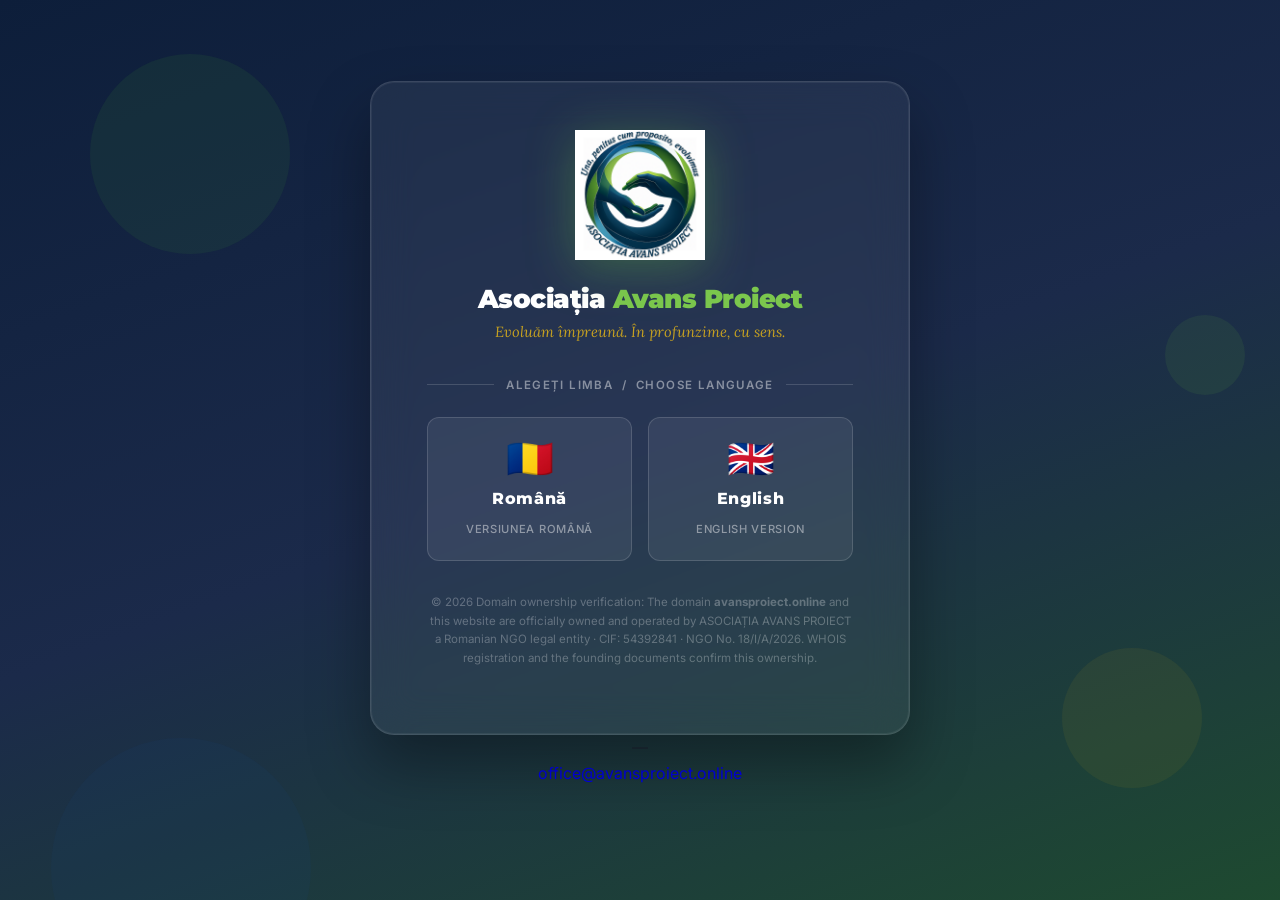
<file: index.html>
<!DOCTYPE html>
<html lang="ro">
<head>
    <meta charset="UTF-8" />
    <meta name="viewport" content="width=device-width, initial-scale=1.0" />
    <meta http-equiv="X-UA-Compatible" content="IE=edge" />
    <title>Asociația Avans Proiect (AVAPRO) / AVans Proiect Association (AVAPRO)</title>
    <meta name="description" content="Asociația Avans Proiect (AVAPRO) — Sibiu, România. Alegeți limba / Choose your language." />
	<meta name="google-site-verification" content="The domain avansproiect.online is owned and operated by the nonprofit organization ASOCIATIA AVANS PROIECT for its official activities. This is confirmed by the domain registration (WHOIS) and the nonprofit's legal status." />
	<meta name="google-site-verification" content="Domeniul avansproiect.online este deținut și operat de organizația nonprofit ASOCIATIA AVANS PROIECT pentru activitățile sale oficiale. Acest lucru este confirmat de înregistrarea domeniului (WHOIS) și de statutul legal al ONG-ului." />
    <link rel="canonical" href="https://avansproiect.online/" />
    <link rel="alternate" hreflang="ro" href="https://avansproiect.online/index_RO.html" />
    <link rel="alternate" hreflang="en" href="https://avansproiect.online/index_EN.html" />
    <link rel="alternate" hreflang="x-default" href="https://avansproiect.online/" />	
    <link href="avapro.css" rel="stylesheet" />

    <style>
        /* ── Splash-specific layout ── */
        body {
            background: var(--gradient-hero);
            display: flex;
            flex-direction: column;
            align-items: center;
            justify-content: center;
            min-height: 100vh;
            overflow: hidden;
        }

        /* Fundal decorativ */
        .bg-orbs {
            position: fixed;
            inset: 0;
            pointer-events: none;
        }
        .bg-orbs span {
            position: absolute;
            border-radius: 50%;
            animation: drift ease-in-out infinite;
        }
        .bg-orbs span:nth-child(1) { width:200px; height:200px; top:6%;  left:7%;  background:rgba(61,139,55,0.12); animation-duration:20s; }
        .bg-orbs span:nth-child(2) { width:140px; height:140px; top:72%; left:83%; background:rgba(197,160,33,0.08); animation-duration:26s; animation-delay:-9s; }
        .bg-orbs span:nth-child(3) { width:260px; height:260px; top:82%; left:4%;  background:rgba(30,77,158,0.08); animation-duration:30s; animation-delay:-13s; }
        .bg-orbs span:nth-child(4) { width: 80px; height: 80px; top:35%; left:91%; background:rgba(95,173,65,0.10); animation-duration:17s; animation-delay:-5s; }

        @keyframes drift {
            0%, 100% { transform: translateY(0) scale(1); }
            50%       { transform: translateY(-28px) scale(1.05); }
        }

        /* Card principal */
        .splash-card {
            position: relative;
            z-index: 10;
            background: rgba(255,255,255,0.06);
            backdrop-filter: blur(20px);
            -webkit-backdrop-filter: blur(20px);
            border: 1px solid rgba(255,255,255,0.12);
            border-radius: 24px;
            padding: 3rem 3.5rem 3.5rem;
            max-width: 540px;
            width: calc(100% - 2rem);
            text-align: center;
            box-shadow: 0 30px 60px rgba(0,0,0,0.35), inset 0 0 0 1px rgba(255,255,255,0.06);
        }

        /* Logo */
        .splash-logo {
            width: 130px;
            height: 130px;
            object-fit: contain;
            display: block;
            margin: 0 auto 1.5rem;
            filter: drop-shadow(0 8px 24px rgba(95,173,65,0.40));
            animation: float 5s ease-in-out infinite;
        }
        @keyframes float {
            0%, 100% { transform: translateY(0); }
            50%       { transform: translateY(-10px); }
        }

        /* Titlu */
        .splash-name {
            font-family: 'Montserrat', sans-serif;
            font-size: 1.6rem;
            font-weight: 900;
            color: #fff;
            letter-spacing: -0.02em;
            line-height: 1.15;
        }
        .splash-name em {
            font-style: normal;
            color: var(--color-green-accent);
        }

        .splash-tagline {
            font-family: 'Lora', serif;
            font-style: italic;
            font-size: 0.92rem;
            color: var(--color-gold);
            margin-top: 0.4rem;
            margin-bottom: 2rem;
        }

        /* Separator */
        .splash-divider {
            display: flex;
            align-items: center;
            gap: 0.75rem;
            margin-bottom: 1.4rem;
        }
        .splash-divider::before,
        .splash-divider::after {
            content: '';
            flex: 1;
            height: 1px;
            background: rgba(255,255,255,0.15);
        }
        .splash-divider span {
            font-size: 0.72rem;
            font-weight: 600;
            color: rgba(255,255,255,0.45);
            text-transform: uppercase;
            letter-spacing: 0.12em;
            white-space: nowrap;
        }

        /* Butoane limbă */
        .lang-grid {
            display: grid;
            grid-template-columns: 1fr 1fr;
            gap: 1rem;
        }

        .lang-btn {
            display: flex;
            flex-direction: column;
            align-items: center;
            gap: 0.55rem;
            padding: 1.35rem 1rem;
            border-radius: var(--radius-card);
            border: 1px solid rgba(255,255,255,0.14);
            background: rgba(255,255,255,0.07);
            text-decoration: none;
            cursor: pointer;
            transition: transform 0.25s cubic-bezier(0.34,1.56,0.64,1),
                        box-shadow 0.25s ease,
                        border-color 0.25s ease,
                        background 0.25s ease;
        }
        .lang-btn:hover {
            background: var(--gradient-green);
            border-color: var(--color-green-accent);
            transform: translateY(-4px) scale(1.03);
            box-shadow: var(--shadow-green), 0 12px 30px rgba(0,0,0,0.25);
        }
        .lang-btn:active {
            transform: translateY(-1px) scale(1.01);
        }
        /* Hint vizual pentru preferința anterioară — fără redirect */
        .lang-btn.prev-choice {
            border-color: rgba(123,199,77,0.45);
            background: rgba(123,199,77,0.10);
        }

        .lang-flag { font-size: 2.4rem; line-height: 1; }
        .lang-name {
            font-family: 'Montserrat', sans-serif;
            font-size: 1rem;
            font-weight: 800;
            color: #fff;
            letter-spacing: 0.04em;
        }
        .lang-hint {
            font-size: 0.7rem;
            color: rgba(255,255,255,0.45);
            font-weight: 500;
            letter-spacing: 0.06em;
            text-transform: uppercase;
        }

        /* Footer */
        .splash-foot {
            margin-top: 2rem;
            font-size: 0.72rem;
            color: rgba(255,255,255,0.28);
        }
        .splash-foot a {
            color: rgba(255,255,255,0.35);
            text-decoration: none;
            transition: color 0.2s;
        }
        .splash-foot a:hover { color: var(--color-green-accent); }

        @media (max-width: 480px) {
            .splash-card  { padding: 2rem 1.5rem 2.5rem; }
            .splash-name  { font-size: 1.3rem; }
            .splash-logo  { width: 100px; height: 100px; }
            .lang-flag    { font-size: 2rem; }
        }
    </style>
</head>
<body>

    <div class="bg-orbs" aria-hidden="true">
        <span></span><span></span><span></span><span></span>
    </div>

    <div class="splash-card">

        <img
            src="imagini/siglaavapro.png"
            alt="Logo AVAPRO"
            class="splash-logo"
            onerror="this.style.display='none'"
        />

        <div class="splash-name">Asociația <em>Avans Proiect</em></div>
        <div class="splash-tagline">Evoluăm împreună. În profunzime, cu sens.</div>

        <div class="splash-divider">
            <span>Alegeți limba &nbsp;/&nbsp; Choose language</span>
        </div>

        <div class="lang-grid">
            <a href="index_RO.html" class="lang-btn" id="btn-ro" onclick="saveLang('ro')">
                <span class="lang-flag">🇷🇴</span>
                <span class="lang-name">Română</span>
                <span class="lang-hint">Versiunea română</span>
            </a>
            <a href="index_EN.html" class="lang-btn" id="btn-en" onclick="saveLang('en')">
                <span class="lang-flag">🇬🇧</span>
                <span class="lang-name">English</span>
                <span class="lang-hint">English version</span>
            </a>
        </div>

        <p class="splash-foot">
            &copy; <script>document.write(new Date().getFullYear())</script>
            Domain ownership verification: </strong> The domain <strong>avansproiect.online</strong> and this website are officially owned and operated by ASOCIAȚIA AVANS PROIECT a Romanian NGO legal entity · CIF: 54392841 · NGO No. 18/I/A/2026. WHOIS registration and the founding documents confirm this ownership.</p>
        </div>&mdash;
            <a href="mailto:office@avansproiect.online">office@avansproiect.online</a>
        </p>

    </div>

    <script>
        function saveLang(lang) {
            try { localStorage.setItem('avapro_lang', lang); } catch(e) {}
        }

        /* Marchează vizual preferința anterioară — fără redirecționare automată */
        (function() {
            var saved;
            try { saved = localStorage.getItem('avapro_lang'); } catch(e) {}
            if (saved === 'ro') document.getElementById('btn-ro').classList.add('prev-choice');
            if (saved === 'en') document.getElementById('btn-en').classList.add('prev-choice');
        })();
    </script>

</body>
</html>
</file>
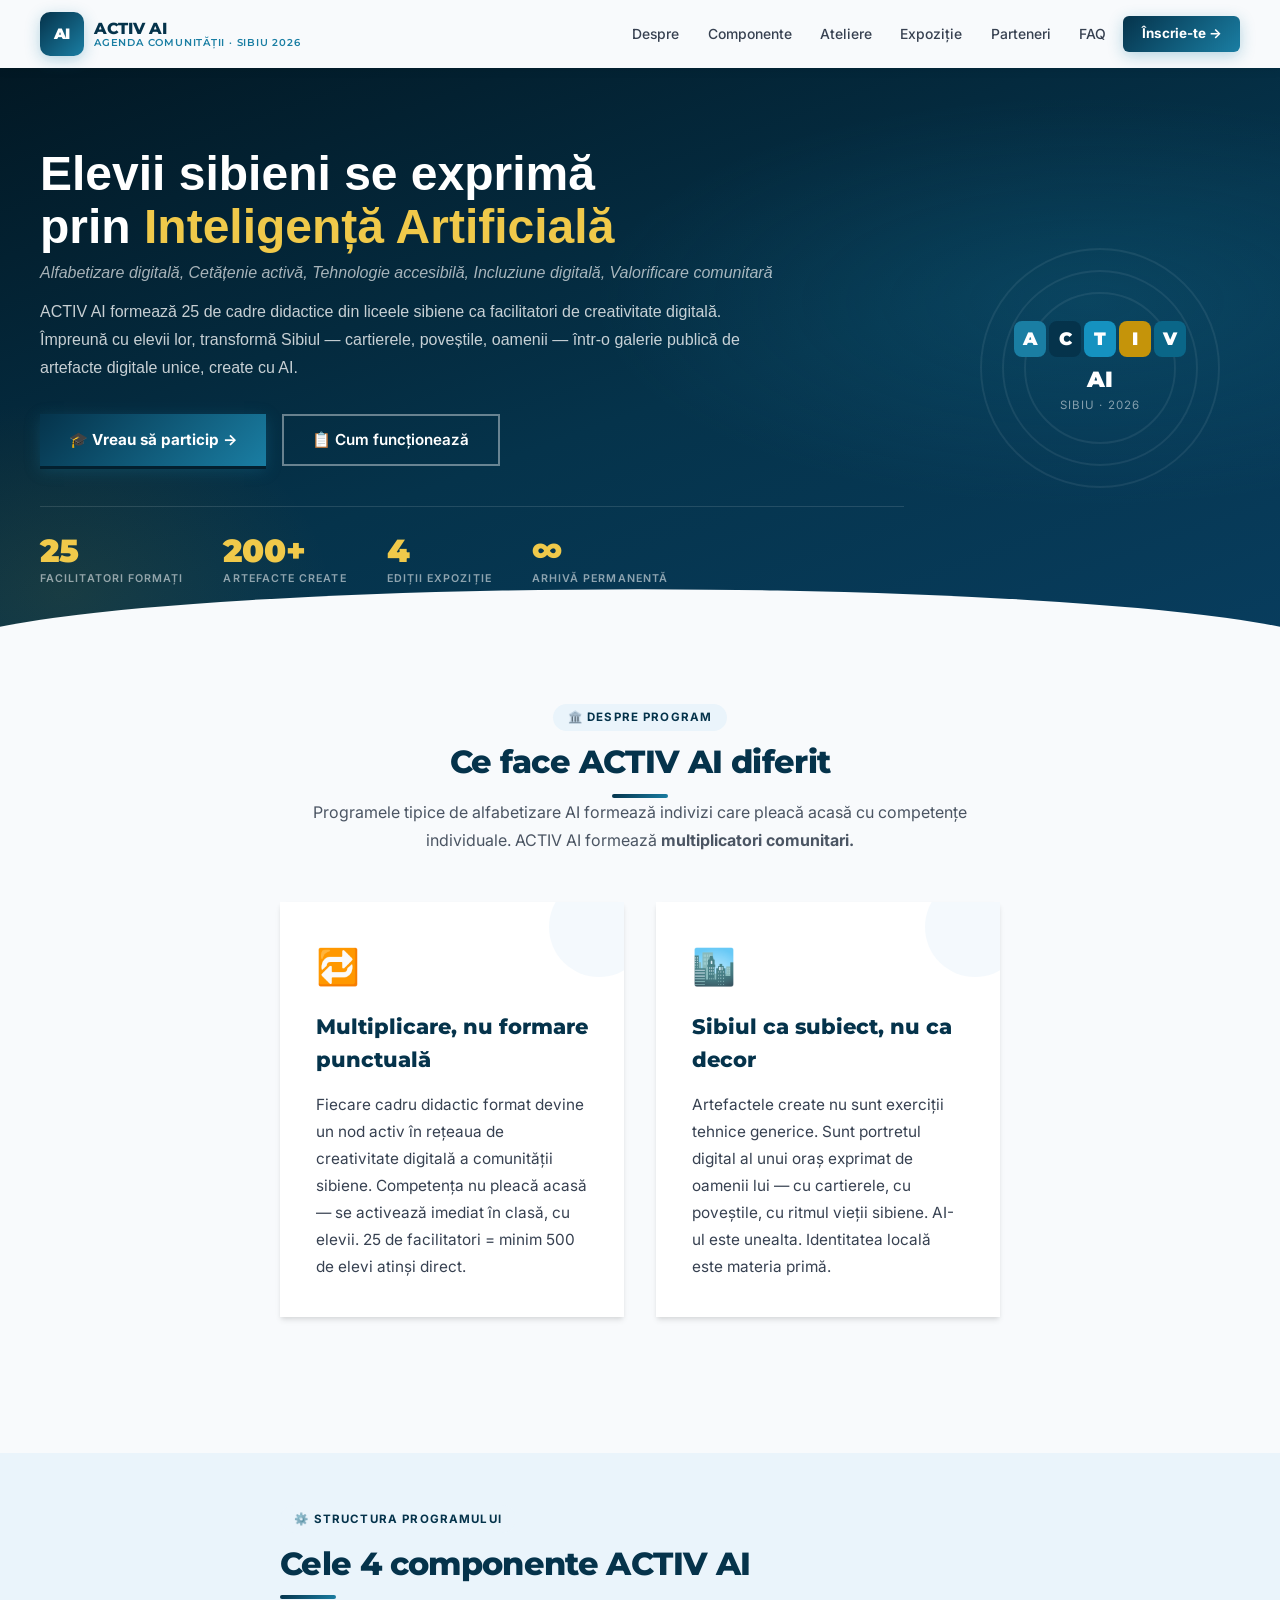
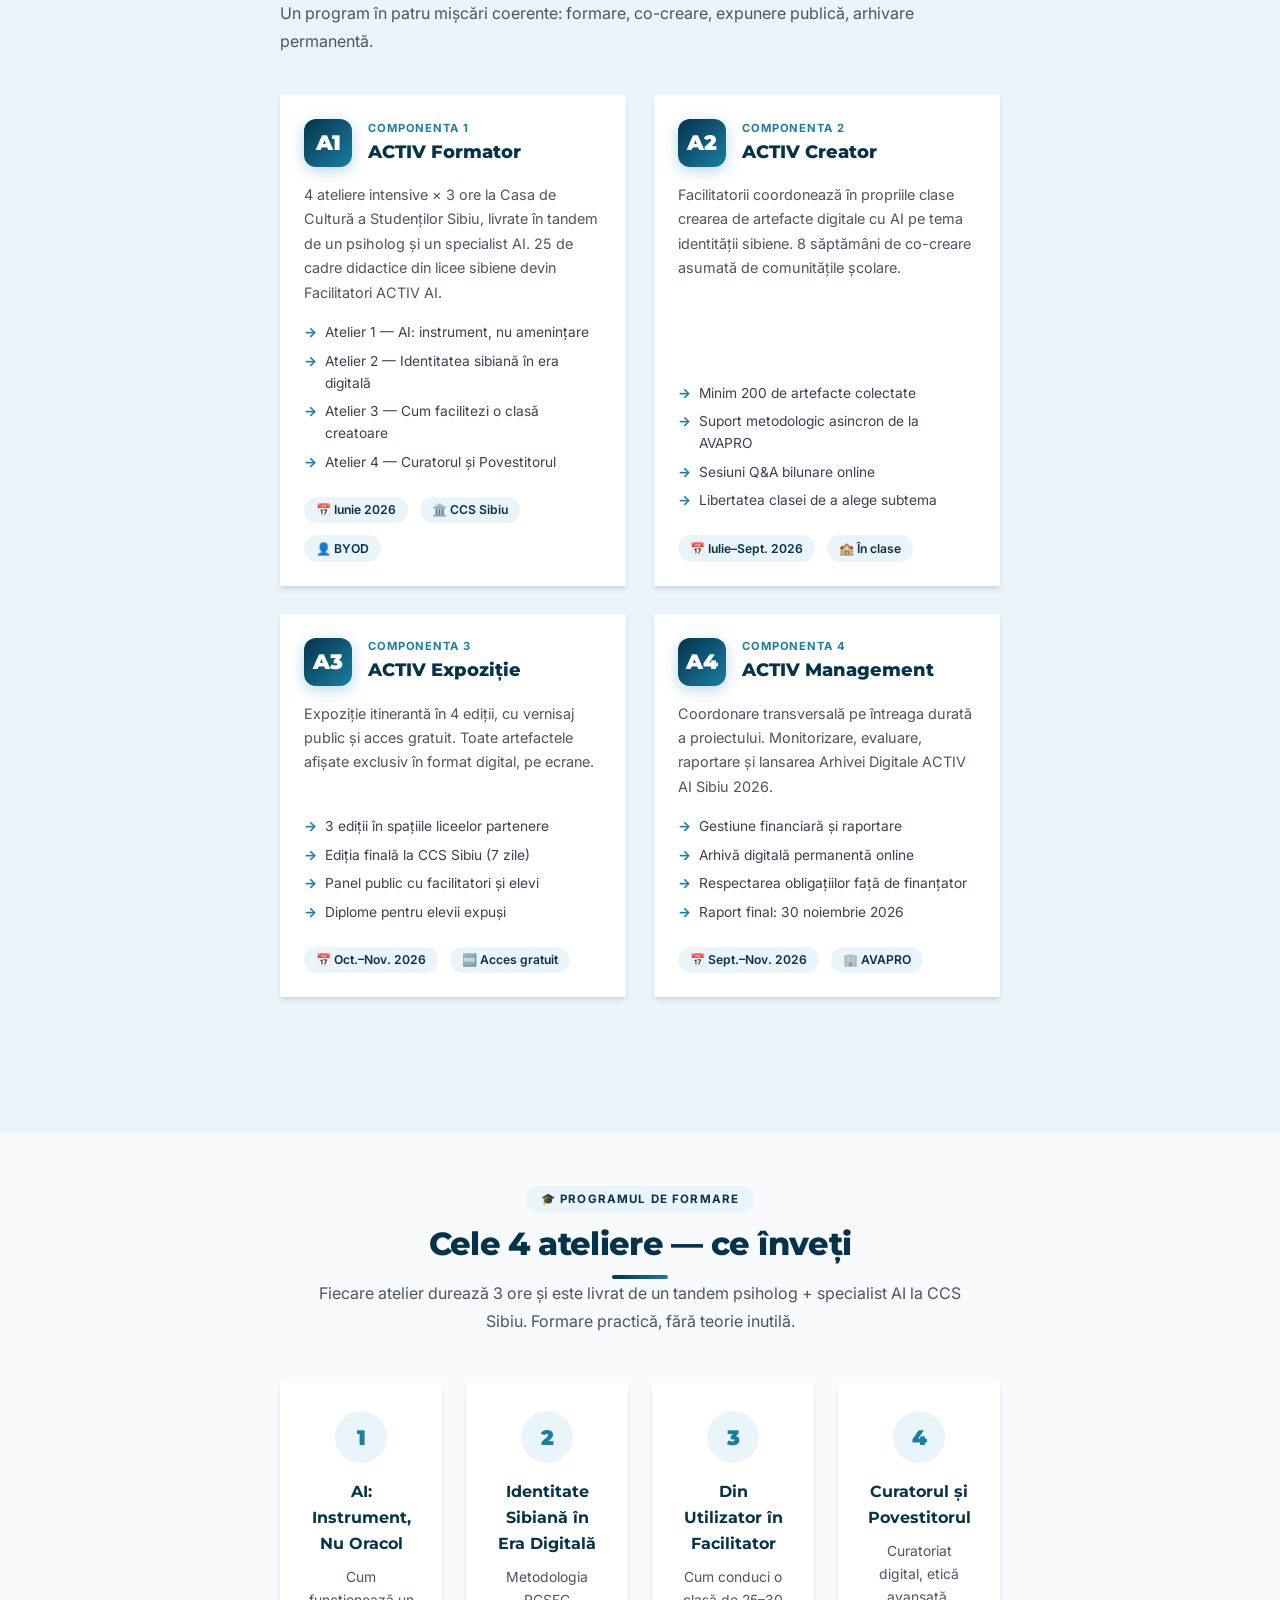
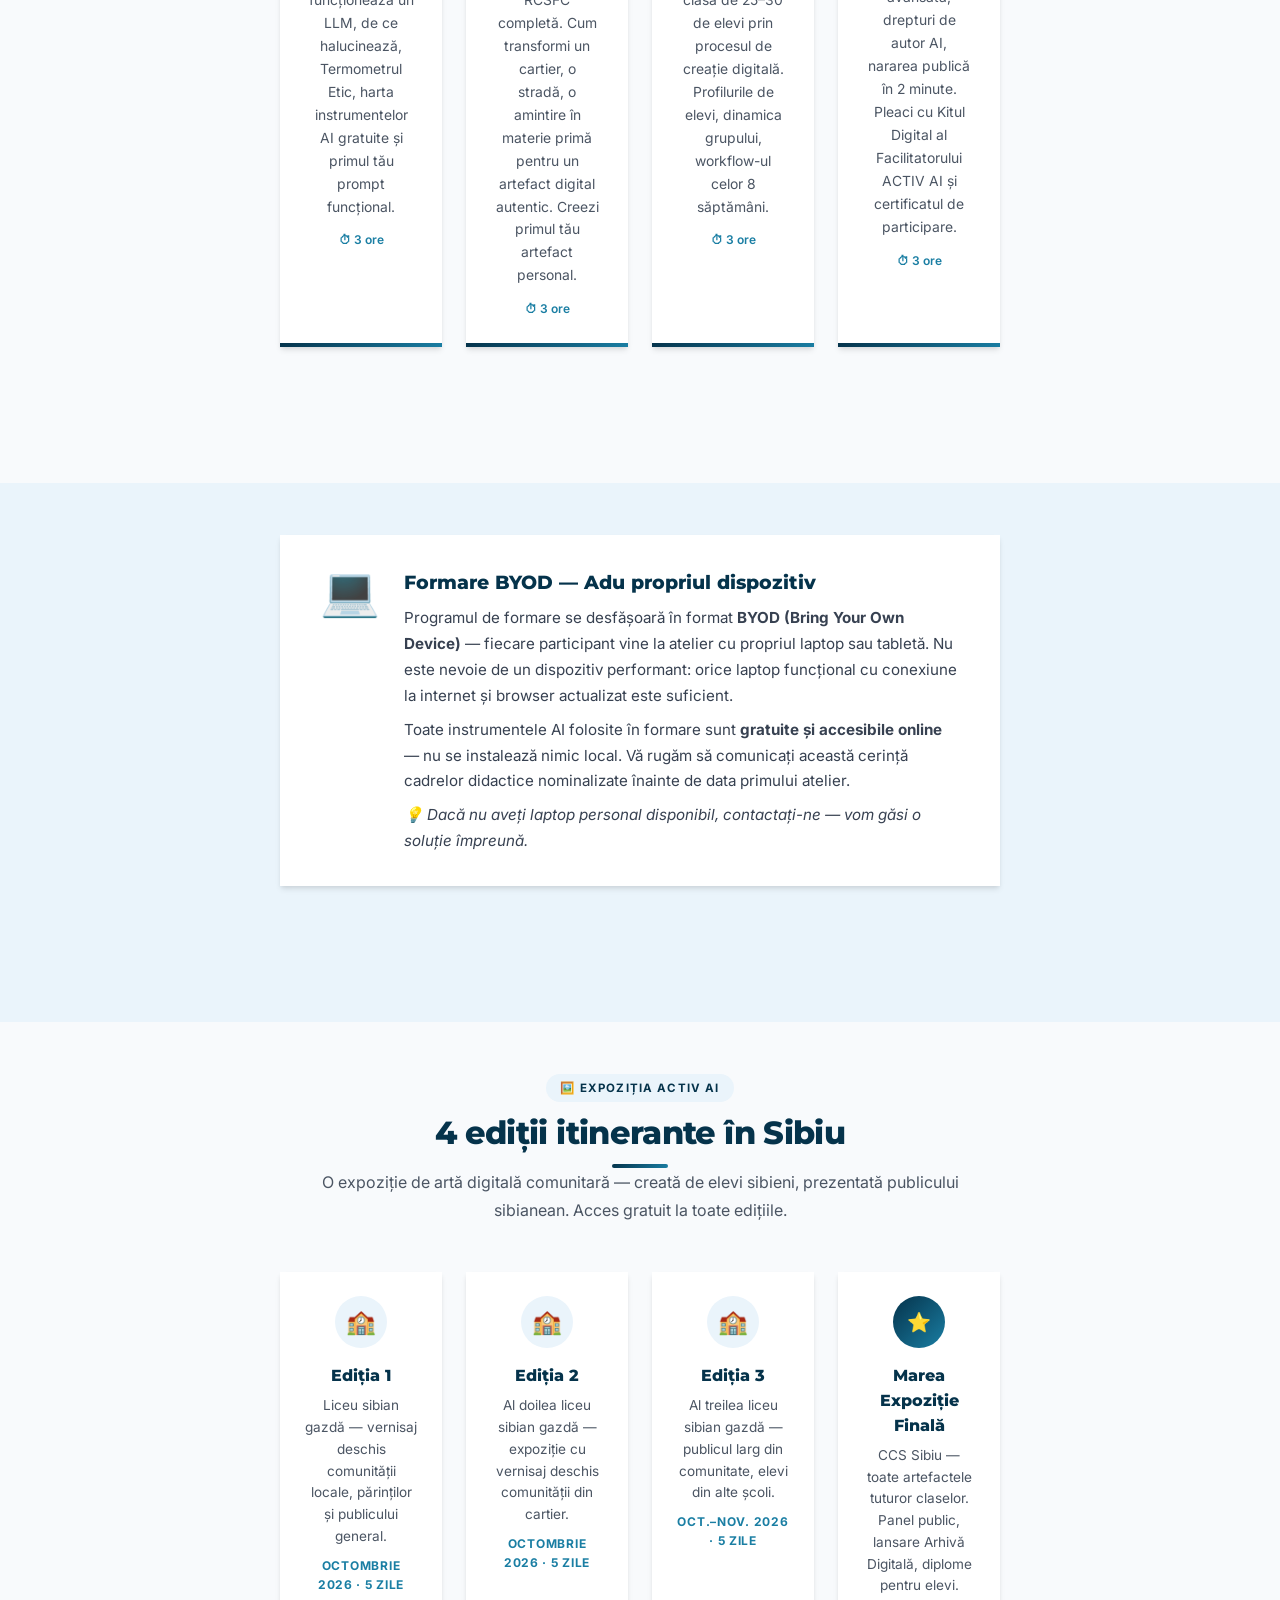
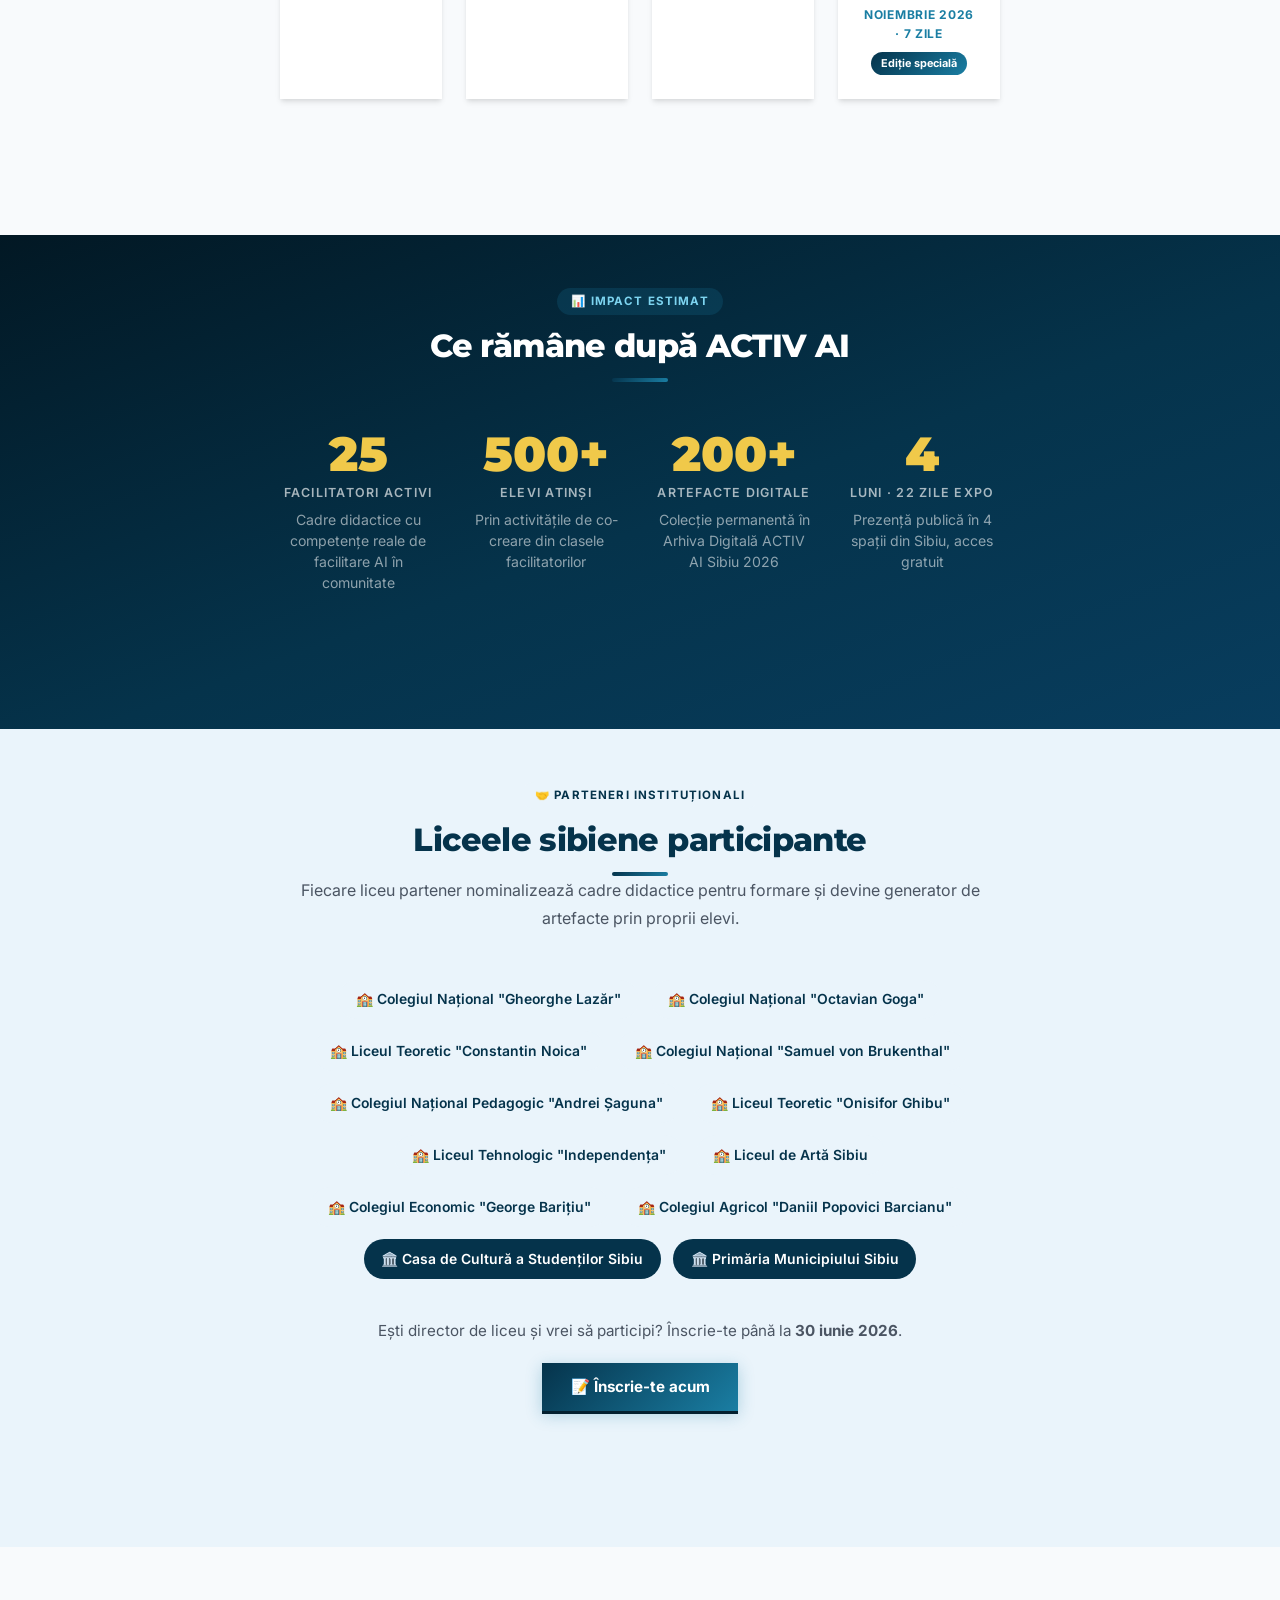
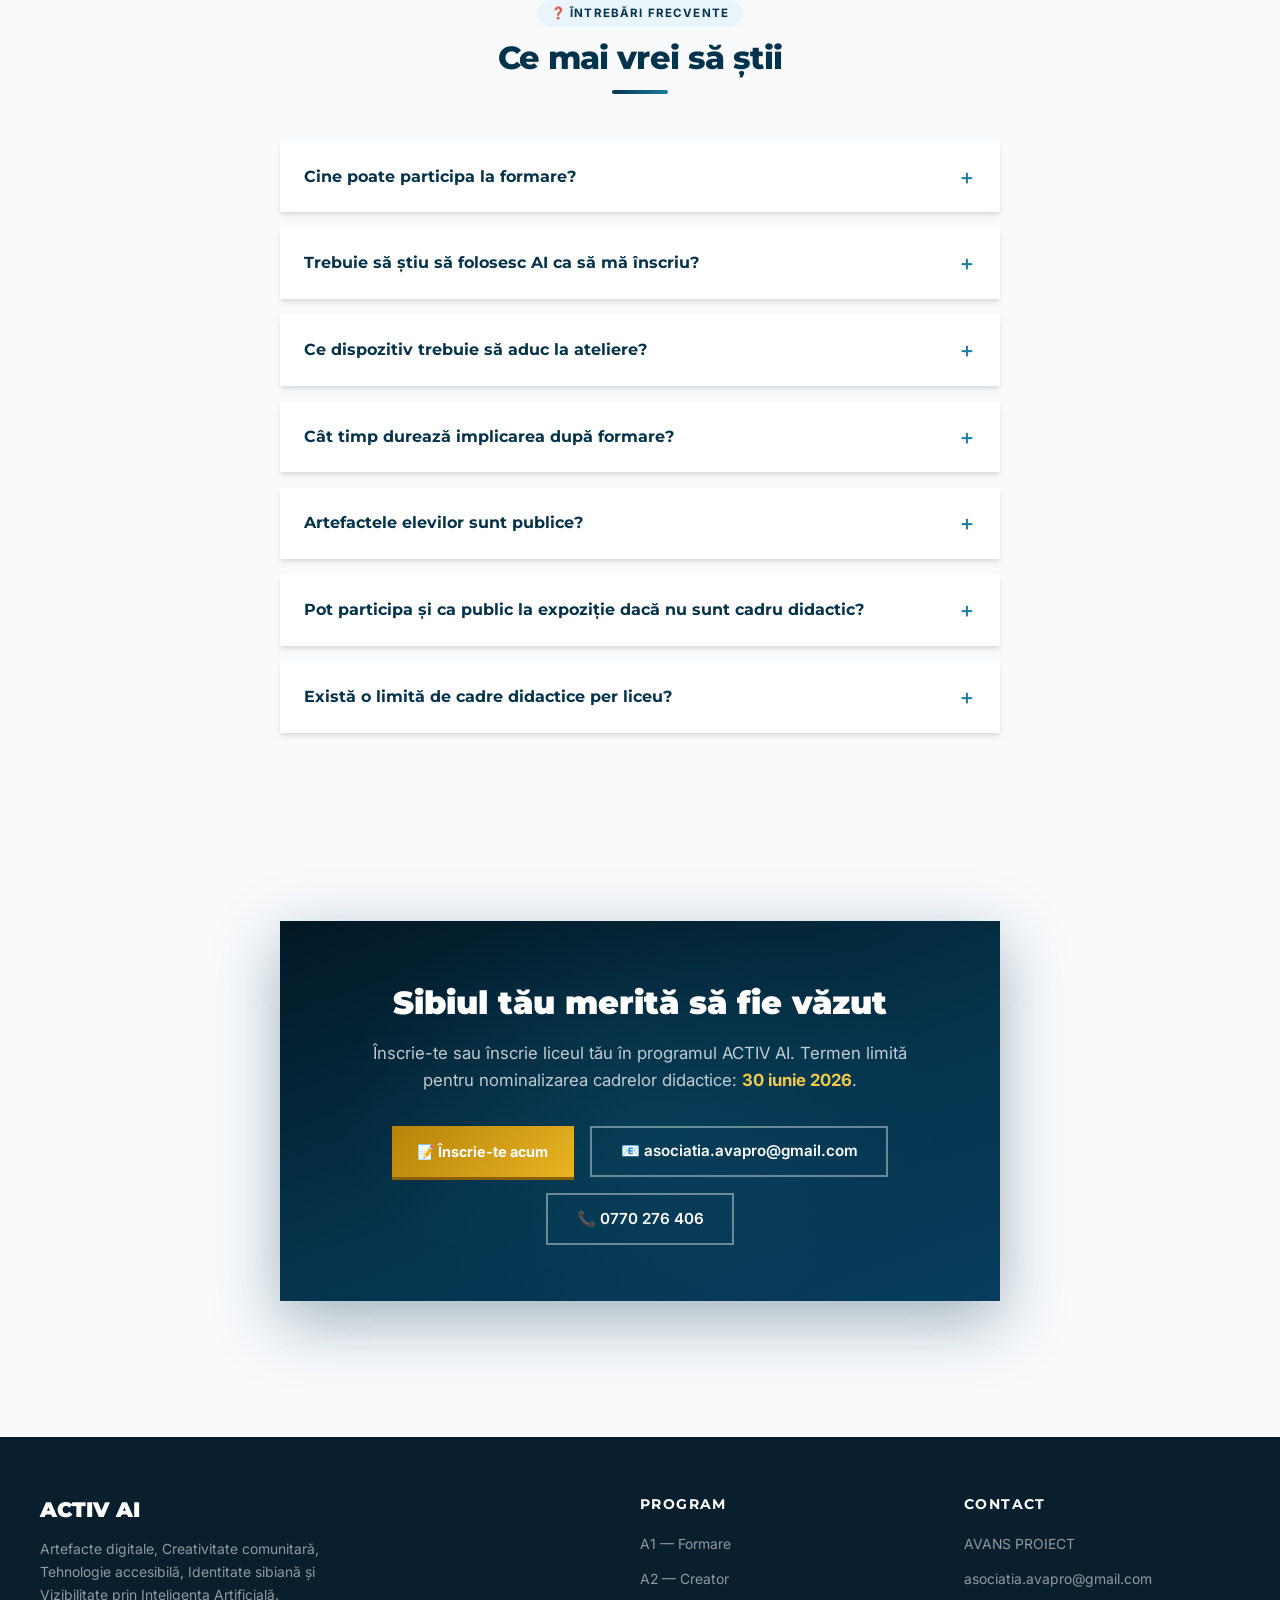
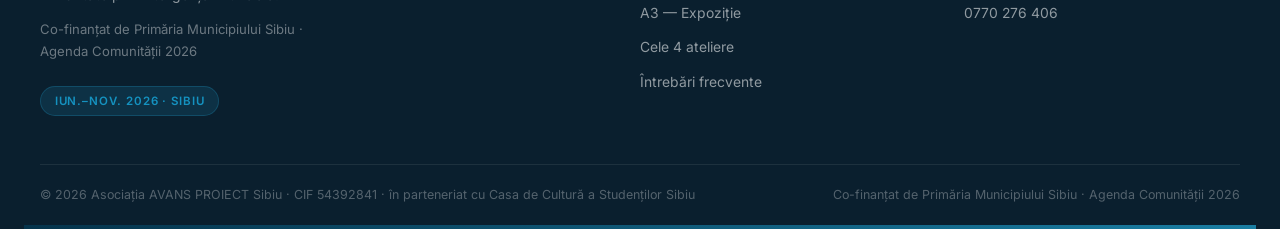
<file: activ-ai.html>
<!DOCTYPE html>
<html lang="ro">
<head>
  
<meta charset="UTF-8">
<meta name="viewport" content="width=device-width, initial-scale=1.0">
<title>ACTIV AI — Elevii sibieni se exprimă prin Inteligență Artificială | Sibiu 2026</title>
<meta name="description" content="ACTIV AI formează 25 de cadre didactice din liceele sibiene ca facilitatori de creativitate digitală, transformând Sibiul într-o galerie publică de artefacte digitale create cu AI.">
<meta name="robots" content="index, follow">
<link rel="canonical" href="https://avansproiect.ro/activ-ai">
<meta property="og:type" content="website">
<meta property="og:title" content="ACTIV AI — Sibiu 2026">
<meta property="og:description" content="Alfabetizare digitală, Creativitate comunitară, Tehnologie accesibilă — cadrele didactice sibiene devin facilitatori de artefacte digitale create cu elevii lor.">
<meta property="og:url" content="https://avansproiect.ro/activ-ai">
<meta property="og:image" content="https://avansproiect.ro/imagini/activ.png">
<meta property="og:locale" content="ro_RO">
<meta property="og:site_name" content="Asociația Avans Proiect — AVAPRO">
<meta name="twitter:card" content="summary_large_image">
<meta name="twitter:title" content="ACTIV AI — Sibiu 2026">
<meta name="twitter:description" content="Alfabetizare digitală, Creativitate comunitară, Tehnologie accesibilă — cadrele didactice sibiene devin facilitatori de artefacte digitale create cu elevii lor.">
<meta name="twitter:image" content="https://avansproiect.ro/imagini/activ.png">
<link href="https://fonts.googleapis.com/css2?family=Montserrat:wght@400;500;600;700;800;900&family=Lora:ital,wght@0,400;0,600;0,700;1,400;1,600&family=Inter:wght@400;500;600;700;800&display=swap" rel="stylesheet">
<style>
* { box-sizing: border-box; } body {margin: 0;}:root{--navy:#05334B;--cerulean:#1A7EA3;--cerulean-mid:#1592C0;--cerulean-lt:#EAF4FB;--cerulean-bd:#B3D9EC;--gold:#C5940A;--gold-lt:#FFF8E1;--gold-bd:#F0C94A;--pearl:#F8FAFC;--dark:#1f2937;--medium:#374151;--light:#4b5563;--border:#e5e7eb;--white:#ffffff;--footer-bg:#0A1F2E;--grad-hero:linear-gradient(160deg, #021824 0%, #05334B 55%, #083D5E 100%);--grad-cerulean:linear-gradient(135deg, #05334B 0%, #1A7EA3 100%);--grad-gold:linear-gradient(135deg, #B8820A 0%, #E8B422 100%);--shadow-card:0 4px 6px -1px rgba(0,0,0,.10), 0 2px 4px -1px rgba(0,0,0,.06);--shadow-hover:0 10px 25px -5px rgba(0,0,0,.15), 0 4px 10px -3px rgba(0,0,0,.10);--shadow-blue:0 4px 15px rgba(26,126,163,.30);--r-card:12px;--r-sm:8px;}*, ::before, ::after{box-sizing:border-box;}html{scroll-behavior:smooth;}body{margin-top:0px;margin-right:0px;margin-bottom:0px;margin-left:0px;padding-top:0px;padding-right:0px;padding-bottom:0px;padding-left:0px;background-color:var(--pearl);color:var(--dark);font-family:Inter, sans-serif;line-height:1.6;}img{max-width:100%;height:auto;display:block;}a{text-decoration-line:none;text-decoration-thickness:initial;text-decoration-style:initial;text-decoration-color:initial;}.hero-title, h1{font-family:Montserrat, sans-serif;}h2, h3{font-family:Lora, serif;}.wrap{max-width:1200px;margin-top:0px;margin-right:auto;margin-bottom:0px;margin-left:auto;width:100%;padding-top:0px;padding-right:1.5rem;padding-bottom:0px;padding-left:1.5rem;}.nav-wrapper{position:sticky;top:0px;z-index:1000;padding-top:0.75rem;padding-right:1.5rem;padding-bottom:0.75rem;padding-left:1.5rem;background-image:initial;background-position-x:initial;background-position-y:initial;background-size:initial;background-repeat:initial;background-attachment:initial;background-origin:initial;background-clip:initial;background-color:rgba(248, 250, 252, 0.96);backdrop-filter:blur(8px);box-shadow:rgba(0, 0, 0, 0.07) 0px 2px 10px;}.nav-bar{max-width:1200px;margin-top:0px;margin-right:auto;margin-bottom:0px;margin-left:auto;display:flex;justify-content:space-between;align-items:center;row-gap:1rem;column-gap:1rem;}.nav-brand{display:flex;align-items:center;row-gap:10px;column-gap:10px;color:var(--navy);font-weight:800;font-family:Montserrat, sans-serif;}.nav-brand-badge{display:inline-flex;align-items:center;justify-content:center;width:44px;height:44px;border-top-left-radius:10px;border-top-right-radius:10px;border-bottom-right-radius:10px;border-bottom-left-radius:10px;background-image:var(--grad-cerulean);color:white;font-family:Montserrat, sans-serif;font-weight:900;font-size:0.95rem;letter-spacing:-0.02em;box-shadow:var(--shadow-blue);}.nav-brand-text{display:flex;flex-direction:column;line-height:1.1;}.nav-brand-name{font-size:1rem;font-weight:800;color:var(--navy);letter-spacing:-0.02em;}.nav-brand-sub{font-size:0.62rem;color:var(--cerulean);font-weight:600;text-transform:uppercase;letter-spacing:0.08em;}.nav-links{display:flex;align-items:center;row-gap:6px;column-gap:6px;flex-wrap:wrap;}.nav-links a{color:var(--medium);font-weight:500;font-size:0.87rem;padding-top:0.38rem;padding-right:0.7rem;padding-bottom:0.38rem;padding-left:0.7rem;border-top-left-radius:6px;border-top-right-radius:6px;border-bottom-right-radius:6px;border-bottom-left-radius:6px;transition-behavior:normal;transition-duration:0.2s;transition-timing-function:ease;transition-delay:0s;transition-property:all;}.nav-links a:hover{color:var(--cerulean);background-color:var(--cerulean-lt);font-weight:700;}.nav-cta{background-image:var(--grad-cerulean) !important;color:white !important;padding-top:0.48rem !important;padding-right:1.15rem !important;padding-bottom:0.48rem !important;padding-left:1.15rem !important;border-top-left-radius: !important;border-top-right-radius: !important;border-bottom-right-radius: !important;border-bottom-left-radius: !important;font-weight:700 !important;font-size:0.84rem !important;box-shadow:var(--shadow-blue) !important;transition-behavior:normal !important;transition-duration:0.2s !important;transition-timing-function:ease !important;transition-delay:0s !important;transition-property:all !important;}.nav-cta:hover{transform:translateY(-1px) !important;box-shadow:rgba(26, 126, 163, 0.4) 0px 6px 20px !important;}.mobile-btn{display:none;background-image:none;background-position-x:initial;background-position-y:initial;background-size:initial;background-repeat:initial;background-attachment:initial;background-origin:initial;background-clip:initial;background-color:initial;border-top-left-radius:6px;border-top-right-radius:6px;border-bottom-right-radius:6px;border-bottom-left-radius:6px;padding-top:0.4rem;padding-right:0.6rem;padding-bottom:0.4rem;padding-left:0.6rem;cursor:pointer;font-size:1.25rem;color:var(--navy);}.hero{background-image:var(--grad-hero);position:relative;overflow-x:hidden;overflow-y:hidden;padding-top:5rem;padding-right:1.5rem;padding-bottom:4rem;padding-left:1.5rem;}.hero::before{content:"";position:absolute;top:0px;right:0px;bottom:0px;left:0px;pointer-events:none;background-image:radial-gradient(55% 50% at 85% 40%, rgba(26, 126, 163, 0.22) 0%, transparent 70%), radial-gradient(35% 55% at 5% 90%, rgba(197, 148, 10, 0.1) 0%, transparent 60%);background-position-x:initial, initial;background-position-y:initial, initial;background-size:initial, initial;background-repeat:initial, initial;background-attachment:initial, initial;background-origin:initial, initial;background-clip:initial, initial;background-color:initial;}.hero::after{content:"";position:absolute;bottom:-2px;left:0px;right:0px;height:64px;background-color:var(--pearl);clip-path:ellipse(55% 100% at 50% 100%);}.hero-inner{max-width:1200px;margin-top:0px;margin-right:auto;margin-bottom:0px;margin-left:auto;display:flex;align-items:center;row-gap:3.5rem;column-gap:3.5rem;position:relative;z-index:2;}.hero-content{flex-grow:1;flex-shrink:1;flex-basis:0%;}.hero-visual{flex-shrink:0;width:280px;display:flex;flex-direction:column;align-items:center;row-gap:1.5rem;column-gap:1.5rem;}.activ-wheel{position:relative;width:240px;height:240px;}.activ-ring{position:absolute;top:0px;right:0px;bottom:0px;left:0px;border-top-left-radius:50%;border-top-right-radius:50%;border-bottom-right-radius:50%;border-bottom-left-radius:50%;border-top-width:2px;border-right-width:2px;border-bottom-width:2px;border-left-width:2px;border-top-style:solid;border-right-style:solid;border-bottom-style:solid;border-left-style:solid;border-top-color:rgba(255, 255, 255, 0.07);border-right-color:rgba(255, 255, 255, 0.07);border-bottom-color:rgba(255, 255, 255, 0.07);border-left-color:rgba(255, 255, 255, 0.07);border-image-source:none;border-image-slice:100%;border-image-width:1;border-image-outset:0;border-image-repeat:stretch;animation-duration:3s;animation-timing-function:ease-in-out;animation-delay:0s;animation-iteration-count:infinite;animation-direction:normal;animation-fill-mode:none;animation-play-state:running;animation-name:pulse-ring;animation-timeline:auto;animation-range-start:normal;animation-range-end:normal;}.activ-ring:nth-child(2){top:22px;right:22px;bottom:22px;left:22px;animation-delay:0.5s;}.activ-ring:nth-child(3){top:44px;right:44px;bottom:44px;left:44px;animation-delay:1s;}.activ-center{position:absolute;top:0px;right:0px;bottom:0px;left:0px;display:flex;align-items:center;justify-content:center;flex-direction:column;}.activ-letters{display:flex;row-gap:3px;column-gap:3px;margin-bottom:5px;}.activ-letter{display:inline-flex;align-items:center;justify-content:center;width:32px;height:36px;border-top-left-radius:8px;border-top-right-radius:8px;border-bottom-right-radius:8px;border-bottom-left-radius:8px;font-family:Montserrat, sans-serif;font-weight:900;font-size:1.1rem;color:white;}.activ-letter:nth-child(1){background-image:initial;background-position-x:initial;background-position-y:initial;background-size:initial;background-repeat:initial;background-attachment:initial;background-origin:initial;background-clip:initial;background-color:rgb(26, 126, 163);}.activ-letter:nth-child(2){background-image:initial;background-position-x:initial;background-position-y:initial;background-size:initial;background-repeat:initial;background-attachment:initial;background-origin:initial;background-clip:initial;background-color:rgb(5, 51, 75);}.activ-letter:nth-child(3){background-image:initial;background-position-x:initial;background-position-y:initial;background-size:initial;background-repeat:initial;background-attachment:initial;background-origin:initial;background-clip:initial;background-color:rgb(21, 146, 192);}.activ-letter:nth-child(4){background-image:initial;background-position-x:initial;background-position-y:initial;background-size:initial;background-repeat:initial;background-attachment:initial;background-origin:initial;background-clip:initial;background-color:rgb(197, 148, 10);}.activ-letter:nth-child(5){background-image:initial;background-position-x:initial;background-position-y:initial;background-size:initial;background-repeat:initial;background-attachment:initial;background-origin:initial;background-clip:initial;background-color:rgb(10, 102, 136);}.activ-title{font-family:Montserrat, sans-serif;font-weight:900;font-size:1.35rem;color:white;letter-spacing:-0.02em;}.activ-sub{font-size:0.72rem;color:rgba(255, 255, 255, 0.5);text-transform:uppercase;letter-spacing:0.1em;}.activ-orbit-dot{position:absolute;width:10px;height:10px;border-top-left-radius:50%;border-top-right-radius:50%;border-bottom-right-radius:50%;border-bottom-left-radius:50%;}.activ-orbit-dot:nth-child(1){background-image:initial;background-position-x:initial;background-position-y:initial;background-size:initial;background-repeat:initial;background-attachment:initial;background-origin:initial;background-clip:initial;background-color:rgb(197, 148, 10);top:10%;left:50%;animation-duration:6s;animation-timing-function:linear;animation-delay:0s;animation-iteration-count:infinite;animation-direction:normal;animation-fill-mode:none;animation-play-state:running;animation-name:orbit-activ;animation-timeline:auto;animation-range-start:normal;animation-range-end:normal;}.activ-orbit-dot:nth-child(2){background-image:initial;background-position-x:initial;background-position-y:initial;background-size:initial;background-repeat:initial;background-attachment:initial;background-origin:initial;background-clip:initial;background-color:rgb(26, 126, 163);top:50%;right:8%;animation-duration:8s;animation-timing-function:linear;animation-iteration-count:infinite;animation-direction:normal;animation-fill-mode:none;animation-play-state:running;animation-name:orbit-activ;animation-timeline:auto;animation-range-start:normal;animation-range-end:normal;animation-delay:-2s;}.activ-orbit-dot:nth-child(3){background-image:initial;background-position-x:initial;background-position-y:initial;background-size:initial;background-repeat:initial;background-attachment:initial;background-origin:initial;background-clip:initial;background-color:rgb(21, 146, 192);bottom:10%;left:50%;animation-duration:7s;animation-timing-function:linear;animation-iteration-count:infinite;animation-direction:normal;animation-fill-mode:none;animation-play-state:running;animation-name:orbit-activ;animation-timeline:auto;animation-range-start:normal;animation-range-end:normal;animation-delay:-4s;}.hero-title{font-size:3rem;font-weight:900;color:#ffffff;line-height:1.1;margin-top:0px;margin-right:0px;margin-bottom:0.4rem;margin-left:0px;letter-spacing:0em;font-family:Arial, Helvetica, sans-serif;}.hero-title .accent{color:var(--gold-bd);}.hero-tagline{font-family:Arial, Helvetica, sans-serif;font-style:italic;font-size:1rem;color:rgba(255, 255, 255, 0.65);margin-top:0px;margin-right:0px;margin-bottom:0.8rem;margin-left:0px;}.hero-subtitle{font-size:1rem;color:rgba(255, 255, 255, 0.78);line-height:1.75;max-width:720px;margin-top:0px;margin-right:0px;margin-bottom:2rem;margin-left:0px;font-family:Comic Sans MS, cursive, sans-serif;}.hero-buttons{display:flex;row-gap:1rem;column-gap:1rem;flex-wrap:wrap;margin-bottom:2.5rem;}.hero-stats{display:flex;row-gap:2.5rem;column-gap:2.5rem;flex-wrap:wrap;border-top-width:1px;border-top-style:solid;border-top-color:rgba(255, 255, 255, 0.12);padding-top:1.75rem;}.hero-stat-num{font-family:Montserrat, sans-serif;font-size:2rem;color:var(--gold-bd);font-weight:900;line-height:1;}.hero-stat-lbl{font-size:0.67rem;color:rgba(255, 255, 255, 0.55);text-transform:uppercase;letter-spacing:0.1em;font-weight:600;margin-top:0.2rem;}.funded-badge strong{color:white;}.btn{display:inline-flex;align-items:center;row-gap:0.5rem;column-gap:0.5rem;background-image:var(--grad-cerulean);border-top-width:medium;border-right-width:medium;border-bottom-width:medium;border-left-width:medium;border-top-style:none;border-right-style:none;border-bottom-style:none;border-left-style:none;border-top-color:currentcolor;border-right-color:currentcolor;border-bottom-color:currentcolor;border-left-color:currentcolor;border-image-source:none;border-image-slice:100%;border-image-width:1;border-image-outset:0;border-image-repeat:stretch;padding-top:0.75rem;padding-right:1.8rem;padding-bottom:0.75rem;padding-left:1.8rem;font-family:Inter, sans-serif;font-weight:700;font-size:0.95rem;cursor:pointer;transition-behavior:normal;transition-duration:0.2s;transition-timing-function:ease;transition-delay:0s;transition-property:all;box-shadow:0 3px 0 #03202F, var(--shadow-blue);color:white !important;}.btn:hover{transform:translateY(-2px);box-shadow:rgb(3, 32, 47) 0px 5px 0px, rgba(26, 126, 163, 0.35) 0px 8px 20px;}.btn-outline{display:inline-flex;align-items:center;row-gap:0.5rem;column-gap:0.5rem;background-image:initial;background-position-x:initial;background-position-y:initial;background-size:initial;background-repeat:initial;background-attachment:initial;background-origin:initial;background-clip:initial;background-color:transparent;border-top-width:2px;border-right-width:2px;border-bottom-width:2px;border-left-width:2px;border-top-style:solid;border-right-style:solid;border-bottom-style:solid;border-left-style:solid;border-top-color:rgba(255, 255, 255, 0.4);border-right-color:rgba(255, 255, 255, 0.4);border-bottom-color:rgba(255, 255, 255, 0.4);border-left-color:rgba(255, 255, 255, 0.4);border-image-source:none;border-image-slice:100%;border-image-width:1;border-image-outset:0;border-image-repeat:stretch;padding-top:0.73rem;padding-right:1.8rem;padding-bottom:0.73rem;padding-left:1.8rem;font-family:Inter, sans-serif;font-weight:600;font-size:0.95rem;cursor:pointer;transition-behavior:normal;transition-duration:0.2s;transition-timing-function:ease;transition-delay:0s;transition-property:all;color:white !important;}.btn-outline:hover{background-image:initial;background-position-x:initial;background-position-y:initial;background-size:initial;background-repeat:initial;background-attachment:initial;background-origin:initial;background-clip:initial;background-color:rgba(255, 255, 255, 0.1);border-top-color:rgba(255, 255, 255, 0.7);border-right-color:rgba(255, 255, 255, 0.7);border-bottom-color:rgba(255, 255, 255, 0.7);border-left-color:rgba(255, 255, 255, 0.7);}.btn-gold{display:inline-flex;align-items:center;row-gap:0.5rem;column-gap:0.5rem;background-image:var(--grad-gold);border-top-width:medium;border-right-width:medium;border-bottom-width:medium;border-left-width:medium;border-top-style:none;border-right-style:none;border-bottom-style:none;border-left-style:none;border-top-color:currentcolor;border-right-color:currentcolor;border-bottom-color:currentcolor;border-left-color:currentcolor;border-image-source:none;border-image-slice:100%;border-image-width:1;border-image-outset:0;border-image-repeat:stretch;padding-top:0.7rem;padding-right:1.6rem;padding-bottom:0.7rem;padding-left:1.6rem;font-family:Inter, sans-serif;font-weight:700;font-size:0.9rem;cursor:pointer;transition-behavior:normal;transition-duration:0.2s;transition-timing-function:ease;transition-delay:0s;transition-property:all;box-shadow:rgb(138, 96, 8) 0px 3px 0px;color:white !important;}.btn-gold:hover{transform:translateY(-1px);box-shadow:rgb(138, 96, 8) 0px 5px 0px;}.section{padding-top:4.5rem;padding-right:1.5rem;padding-bottom:4.5rem;padding-left:1.5rem;}.section-alt{background-color:var(--cerulean-lt);}.section-dark{background-image:var(--grad-hero);}.section-label{display:inline-flex;align-items:center;row-gap:0.5rem;column-gap:0.5rem;background-color:var(--cerulean-lt);color:var(--navy);border-top-left-radius:50px;border-top-right-radius:50px;border-bottom-right-radius:50px;border-bottom-left-radius:50px;padding-top:0.28rem;padding-right:0.9rem;padding-bottom:0.28rem;padding-left:0.9rem;font-size:0.72rem;font-weight:700;text-transform:uppercase;letter-spacing:0.1em;margin-bottom:0.75rem;}.section-title{font-family:Montserrat, sans-serif;font-size:2rem;font-weight:800;color:var(--navy);margin-top:0px;margin-right:0px;margin-bottom:0.75rem;margin-left:0px;line-height:1.2;letter-spacing:-0.02em;}.section-title.white{color:white;}.section-title.center{text-align:center;}.section-desc{font-size:1rem;color:var(--light);line-height:1.75;max-width:680px;margin-top:0px;margin-right:0px;margin-bottom:2.5rem;margin-left:0px;}.section-desc.white{color:rgba(255, 255, 255, 0.75);}.section-desc.center{text-align:center;margin-left:auto;margin-right:auto;}.section-center{text-align:center;margin-bottom:3rem;}.title-bar{width:56px;height:4px;background-image:var(--grad-cerulean);border-top-left-radius:4px;border-top-right-radius:4px;border-bottom-right-radius:4px;border-bottom-left-radius:4px;margin-top:0.75rem;margin-right:auto;margin-bottom:0px;margin-left:auto;}.title-bar.left{margin-left:0px;}.diff-grid{display:grid;grid-template-columns:1fr 1fr;row-gap:2rem;column-gap:2rem;}.diff-card{background-image:initial;background-position-x:initial;background-position-y:initial;background-size:initial;background-repeat:initial;background-attachment:initial;background-origin:initial;background-clip:initial;background-color:white;box-shadow:var(--shadow-card);padding-top:2.25rem;padding-right:2.25rem;padding-bottom:2.25rem;padding-left:2.25rem;position:relative;overflow-x:hidden;overflow-y:hidden;}.diff-card.gold{border-top-color:var(--gold);}.diff-card::before{content:"";position:absolute;top:-25px;right:-25px;width:100px;height:100px;border-top-left-radius:50%;border-top-right-radius:50%;border-bottom-right-radius:50%;border-bottom-left-radius:50%;background-color:var(--cerulean-lt);opacity:0.5;}.diff-card h3{font-family:Montserrat, sans-serif;font-size:1.3rem;font-weight:800;color:var(--navy);margin-top:0px;margin-right:0px;margin-bottom:1rem;margin-left:0px;}.diff-icon{font-size:2.2rem;margin-bottom:1rem;}.diff-card p{color:var(--medium);line-height:1.75;font-size:0.96rem;margin-top:0px;margin-right:0px;margin-bottom:0px;margin-left:0px;}.comp-grid{display:grid;grid-template-columns:repeat(2, 1fr);row-gap:1.75rem;column-gap:1.75rem;}.comp-card{background-image:initial;background-position-x:initial;background-position-y:initial;background-size:initial;background-repeat:initial;background-attachment:initial;background-origin:initial;background-clip:initial;background-color:white;box-shadow:var(--shadow-card);overflow-x:hidden;overflow-y:hidden;display:flex;flex-direction:column;transition-behavior:normal;transition-duration:0.3s;transition-timing-function:ease;transition-delay:0s;transition-property:all;}.comp-card:hover{transform:translateY(-5px);box-shadow:var(--shadow-hover);}.comp-card-head{padding-top:1.5rem;padding-right:1.5rem;padding-bottom:0px;padding-left:1.5rem;display:flex;align-items:center;row-gap:1rem;column-gap:1rem;}.comp-num{display:inline-flex;align-items:center;justify-content:center;width:48px;height:48px;flex-shrink:0;background-image:var(--grad-cerulean);color:white;font-family:Montserrat, sans-serif;font-weight:900;font-size:1.3rem;border-top-left-radius:12px;border-top-right-radius:12px;border-bottom-right-radius:12px;border-bottom-left-radius:12px;box-shadow:var(--shadow-blue);}.comp-card h3{font-family:Montserrat, sans-serif;font-size:1.1rem;font-weight:800;color:var(--navy);margin-top:0px;margin-right:0px;margin-bottom:0px;margin-left:0px;}.comp-card-label{font-size:0.7rem;font-weight:700;text-transform:uppercase;letter-spacing:0.08em;color:var(--cerulean);}.comp-card-body{padding-top:1rem;padding-right:1.5rem;padding-bottom:1.5rem;padding-left:1.5rem;flex-grow:1;flex-shrink:1;flex-basis:0%;display:flex;flex-direction:column;}.comp-card p{font-size:0.9rem;color:var(--light);line-height:1.7;margin-top:0px;margin-right:0px;margin-bottom:1rem;margin-left:0px;flex-grow:1;flex-shrink:1;flex-basis:0%;}.comp-card ul{list-style-position:initial;list-style-image:initial;list-style-type:none;padding-top:0px;padding-right:0px;padding-bottom:0px;padding-left:0px;margin-top:0px;margin-right:0px;margin-bottom:1rem;margin-left:0px;display:flex;flex-direction:column;row-gap:0.4rem;column-gap:0.4rem;}.comp-card ul li{font-size:0.86rem;color:var(--medium);display:flex;align-items:flex-start;row-gap:0.5rem;column-gap:0.5rem;}.comp-card ul li::before{content:"→";color:var(--cerulean);font-weight:700;flex-shrink:0;}.comp-meta{display:flex;row-gap:0.75rem;column-gap:0.75rem;flex-wrap:wrap;margin-top:0.5rem;}.comp-tag{display:inline-flex;align-items:center;row-gap:0.3rem;column-gap:0.3rem;background-color:var(--cerulean-lt);color:var(--navy);border-top-left-radius:50px;border-top-right-radius:50px;border-bottom-right-radius:50px;border-bottom-left-radius:50px;padding-top:0.22rem;padding-right:0.75rem;padding-bottom:0.22rem;padding-left:0.75rem;font-size:0.76rem;font-weight:600;}.ateliere-grid{display:grid;grid-template-columns:repeat(4, 1fr);row-gap:1.5rem;column-gap:1.5rem;}.atelier-card{background-image:initial;background-position-x:initial;background-position-y:initial;background-size:initial;background-repeat:initial;background-attachment:initial;background-origin:initial;background-clip:initial;background-color:white;box-shadow:var(--shadow-card);padding-top:1.75rem;padding-right:1.75rem;padding-bottom:1.75rem;padding-left:1.75rem;text-align:center;transition-behavior:normal;transition-duration:0.3s;transition-timing-function:ease;transition-delay:0s;transition-property:all;position:relative;overflow-x:hidden;overflow-y:hidden;}.atelier-card:hover{transform:translateY(-5px);box-shadow:var(--shadow-hover);}.atelier-card::after{content:"";position:absolute;bottom:0px;left:0px;right:0px;height:4px;background-image:var(--grad-cerulean);}.atelier-num{display:inline-flex;align-items:center;justify-content:center;width:52px;height:52px;margin-top:0px;margin-right:auto;margin-bottom:1rem;margin-left:auto;background-color:var(--cerulean-lt);border-top-left-radius:50%;border-top-right-radius:50%;border-bottom-right-radius:50%;border-bottom-left-radius:50%;font-family:Montserrat, sans-serif;font-weight:900;font-size:1.3rem;color:var(--cerulean);}.atelier-card h4{font-family:Montserrat, sans-serif;font-size:1rem;font-weight:700;color:var(--navy);margin-top:0px;margin-right:0px;margin-bottom:0.6rem;margin-left:0px;}.atelier-card p{font-size:0.87rem;color:var(--light);line-height:1.65;margin-top:0px;margin-right:0px;margin-bottom:0.75rem;margin-left:0px;}.atelier-dur{font-size:0.75rem;font-weight:600;color:var(--cerulean);}.byod-box{background-image:initial;background-position-x:initial;background-position-y:initial;background-size:initial;background-repeat:initial;background-attachment:initial;background-origin:initial;background-clip:initial;background-color:white;box-shadow:var(--shadow-card);padding-top:2rem;padding-right:2.5rem;padding-bottom:2rem;padding-left:2.5rem;display:flex;align-items:flex-start;row-gap:1.5rem;column-gap:1.5rem;}.byod-icon{font-size:3rem;flex-shrink:0;line-height:1;}.byod-box h3{font-family:Montserrat, sans-serif;font-size:1.2rem;font-weight:800;color:var(--navy);margin-top:0px;margin-right:0px;margin-bottom:0.5rem;margin-left:0px;}.byod-box p{font-size:0.95rem;color:var(--medium);line-height:1.7;margin-top:0px;margin-right:0px;margin-bottom:0.5rem;margin-left:0px;}.byod-box p:last-child{margin-top:0px;margin-right:0px;margin-bottom:0px;margin-left:0px;}.byod-note{font-size:0.87rem;color:var(--light);font-style:italic;}.expo-grid{display:grid;grid-template-columns:repeat(4, 1fr);row-gap:1.5rem;column-gap:1.5rem;position:relative;}.expo-grid::before{content:"";position:absolute;top:2.6rem;left:10%;right:10%;height:2px;z-index:0;}.expo-card{background-image:initial;background-position-x:initial;background-position-y:initial;background-size:initial;background-repeat:initial;background-attachment:initial;background-origin:initial;background-clip:initial;background-color:white;box-shadow:var(--shadow-card);padding-top:1.5rem;padding-right:1.5rem;padding-bottom:1.5rem;padding-left:1.5rem;text-align:center;position:relative;z-index:1;transition-behavior:normal;transition-duration:0.3s;transition-timing-function:ease;transition-delay:0s;transition-property:all;}.expo-card:hover{transform:translateY(-4px);box-shadow:var(--shadow-hover);}.expo-dot{display:inline-flex;align-items:center;justify-content:center;width:52px;height:52px;margin-top:0px;margin-right:auto;margin-bottom:1rem;margin-left:auto;border-top-left-radius:50%;border-top-right-radius:50%;border-bottom-right-radius:50%;border-bottom-left-radius:50%;font-size:1.5rem;background-color:var(--cerulean-lt);}.expo-card.final .expo-dot{background-image:var(--grad-cerulean);font-size:1.2rem;}.expo-card h4{font-family:Montserrat, sans-serif;font-size:0.97rem;font-weight:800;color:var(--navy);margin-top:0px;margin-right:0px;margin-bottom:0.4rem;margin-left:0px;}.expo-card p{font-size:0.85rem;color:var(--light);line-height:1.6;margin-top:0px;margin-right:0px;margin-bottom:0.5rem;margin-left:0px;}.expo-date{font-size:0.75rem;font-weight:700;color:var(--cerulean);text-transform:uppercase;letter-spacing:0.06em;}.expo-badge{display:inline-block;margin-top:0.5rem;background-image:var(--grad-cerulean);color:white;font-size:0.68rem;font-weight:700;padding-top:0.2rem;padding-right:0.65rem;padding-bottom:0.2rem;padding-left:0.65rem;border-top-left-radius:50px;border-top-right-radius:50px;border-bottom-right-radius:50px;border-bottom-left-radius:50px;}.stats-grid{display:grid;grid-template-columns:repeat(4, 1fr);row-gap:2rem;column-gap:2rem;}.stat-card{text-align:center;}.stat-num{font-family:Montserrat, sans-serif;font-size:3rem;font-weight:900;color:var(--gold-bd);line-height:1;margin-bottom:0.35rem;}.stat-lbl{font-size:0.78rem;color:rgba(255, 255, 255, 0.65);text-transform:uppercase;letter-spacing:0.1em;font-weight:600;}.stat-desc{font-size:0.88rem;color:rgba(255, 255, 255, 0.55);margin-top:0.35rem;line-height:1.5;}.licee-grid{display:flex;flex-wrap:wrap;row-gap:0.75rem;column-gap:0.75rem;justify-content:center;}.liceu-tag{display:inline-flex;align-items:center;row-gap:0.5rem;column-gap:0.5rem;padding-top:0.55rem;padding-right:1.1rem;padding-bottom:0.55rem;padding-left:1.1rem;border-top-left-radius:50px;border-top-right-radius:50px;border-bottom-right-radius:50px;border-bottom-left-radius:50px;font-size:0.87rem;font-weight:600;background-color:var(--cerulean-lt);color:var(--navy);transition-behavior:normal;transition-duration:0.2s;transition-timing-function:ease;transition-delay:0s;transition-property:all;}.liceu-tag:hover{background-color:var(--cerulean);color:white;}.liceu-tag.special{background-color:var(--navy);color:white;}.liceu-tag.special:hover{background-color:var(--cerulean);}.faq-list{display:flex;flex-direction:column;row-gap:1rem;column-gap:1rem;max-width:800px;margin-top:0px;margin-right:auto;margin-bottom:0px;margin-left:auto;}details{background-image:initial;background-position-x:initial;background-position-y:initial;background-size:initial;background-repeat:initial;background-attachment:initial;background-origin:initial;background-clip:initial;background-color:white;box-shadow:var(--shadow-card);overflow-x:hidden;overflow-y:hidden;}details[open]{border-left-color:var(--gold);}summary{padding-top:1.25rem;padding-right:1.5rem;padding-bottom:1.25rem;padding-left:1.5rem;cursor:pointer;list-style-position:initial;list-style-image:initial;list-style-type:none;font-family:Montserrat, sans-serif;font-weight:700;font-size:0.97rem;color:var(--navy);display:flex;align-items:center;justify-content:space-between;user-select:none;}summary::after{content:"＋";font-size:1.2rem;color:var(--cerulean);transition-behavior:normal;transition-duration:0.25s;transition-timing-function:ease;transition-delay:0s;transition-property:transform;}details[open] summary::after{content:"－";transform:rotate(180deg);}summary::-webkit-details-marker{display:none;}.faq-body{padding-top:0px;padding-right:1.5rem;padding-bottom:1.25rem;padding-left:1.5rem;font-size:0.93rem;color:var(--medium);line-height:1.75;}.cta-box{background-image:var(--grad-hero);padding-top:3.5rem;padding-right:2.5rem;padding-bottom:3.5rem;padding-left:2.5rem;text-align:center;position:relative;overflow-x:hidden;overflow-y:hidden;box-shadow:rgba(5, 51, 75, 0.35) 0px 20px 60px;}.cta-box::before{content:"";position:absolute;top:0px;right:0px;bottom:0px;left:0px;pointer-events:none;background-image:radial-gradient(60% 80%, rgba(26, 126, 163, 0.15) 0%, transparent 70%);background-position-x:initial;background-position-y:initial;background-size:initial;background-repeat:initial;background-attachment:initial;background-origin:initial;background-clip:initial;background-color:initial;}.cta-box h2{font-family:Montserrat, sans-serif;font-size:2rem;font-weight:900;color:white;margin-top:0px;margin-right:0px;margin-bottom:0.75rem;margin-left:0px;position:relative;}.cta-box p{color:rgba(255, 255, 255, 0.75);font-size:1.05rem;margin-top:0px;margin-right:auto;margin-bottom:2rem;margin-left:auto;max-width:580px;position:relative;}.cta-buttons{display:flex;row-gap:1rem;column-gap:1rem;justify-content:center;flex-wrap:wrap;position:relative;}footer{background-color:var(--footer-bg);color:rgba(255, 255, 255, 0.7);padding-top:3.5rem;padding-right:1.5rem;padding-bottom:0px;padding-left:1.5rem;}.footer-grid{max-width:1200px;margin-top:0px;margin-right:auto;margin-bottom:0px;margin-left:auto;display:grid;grid-template-columns:2fr 1fr 1fr;row-gap:3rem;column-gap:3rem;padding-bottom:3rem;}.footer-brand p{font-size:0.87rem;line-height:1.65;color:rgba(255, 255, 255, 0.55);max-width:280px;margin-top:0.75rem;margin-right:0px;margin-bottom:0.75rem;margin-left:0px;}.footer-badge{display:inline-flex;align-items:center;row-gap:0.5rem;column-gap:0.5rem;background-image:initial;background-position-x:initial;background-position-y:initial;background-size:initial;background-repeat:initial;background-attachment:initial;background-origin:initial;background-clip:initial;background-color:rgba(26, 126, 163, 0.2);border-top-width:1px;border-right-width:1px;border-bottom-width:1px;border-left-width:1px;border-top-style:solid;border-right-style:solid;border-bottom-style:solid;border-left-style:solid;border-top-color:rgba(26, 126, 163, 0.35);border-right-color:rgba(26, 126, 163, 0.35);border-bottom-color:rgba(26, 126, 163, 0.35);border-left-color:rgba(26, 126, 163, 0.35);border-image-source:none;border-image-slice:100%;border-image-width:1;border-image-outset:0;border-image-repeat:stretch;border-top-left-radius:50px;border-top-right-radius:50px;border-bottom-right-radius:50px;border-bottom-left-radius:50px;padding-top:0.28rem;padding-right:0.85rem;padding-bottom:0.28rem;padding-left:0.85rem;font-size:0.72rem;font-weight:600;color:var(--cerulean-mid);text-transform:uppercase;letter-spacing:0.08em;margin-top:0.75rem;}.footer-col h5{font-family:Montserrat, sans-serif;font-size:0.87rem;font-weight:700;color:white;text-transform:uppercase;letter-spacing:0.1em;margin-top:0px;margin-right:0px;margin-bottom:1rem;margin-left:0px;}.footer-links{list-style-position:initial;list-style-image:initial;list-style-type:none;padding-top:0px;padding-right:0px;padding-bottom:0px;padding-left:0px;margin-top:0px;margin-right:0px;margin-bottom:0px;margin-left:0px;}.footer-links li{margin-bottom:0.55rem;}.footer-links a{font-size:0.87rem;color:rgba(255, 255, 255, 0.55);transition-behavior:normal;transition-duration:0.2s;transition-timing-function:ease;transition-delay:0s;transition-property:color;}.footer-links a:hover{color:var(--cerulean-mid);}.footer-legal{max-width:1200px;margin-top:0px;margin-right:auto;margin-bottom:0px;margin-left:auto;border-top-width:1px;border-top-style:solid;border-top-color:rgba(255, 255, 255, 0.08);padding-top:1.25rem;padding-right:0px;padding-bottom:1.25rem;padding-left:0px;display:flex;justify-content:space-between;align-items:center;flex-wrap:wrap;row-gap:0.5rem;column-gap:0.5rem;}.footer-legal p, .footer-legal span{font-size:0.78rem;color:rgba(255, 255, 255, 0.3);margin-top:0px;margin-right:0px;margin-bottom:0px;margin-left:0px;}.footer-strip{height:4px;background-image:var(--grad-cerulean);}#iecnbz{background:rgba(26,126,163,.2);border-color:rgba(26,126,163,.4);color:#7DD4F0;}#ieq9gt{font-size:.95rem;color:var(--light);max-width:600px;margin:0 auto 1.25rem;}#ioq4yh{margin-top:2.5rem;text-align:center;}#igts3c{color:var(--gold-bd);}#ivi39c{font-family:'Montserrat',sans-serif;font-weight:900;font-size:1.3rem;color:white;}#i1087n{font-size:.82rem;color:rgba(255,255,255,.4);}.accent{font-weight:900;font-family:Arial, Helvetica, sans-serif;font-size:3rem;}@keyframes pulse-ring{0%, 100%{opacity:0.4;transform:scale(1);}50%{opacity:0.85;transform:scale(1.02);}}@keyframes orbit-activ{0%{transform:rotate(0deg) translateX(100px) rotate(0deg);}100%{transform:rotate(360deg) translateX(100px) rotate(-360deg);}}@media (prefers-reduced-motion: reduce){.activ-ring{animation-duration:auto;animation-timing-function:ease;animation-delay:0s;animation-iteration-count:1;animation-direction:normal;animation-fill-mode:none;animation-play-state:running;animation-name:none;animation-timeline:auto;animation-range-start:normal;animation-range-end:normal;}.activ-orbit-dot{animation-duration:auto;animation-timing-function:ease;animation-delay:0s;animation-iteration-count:1;animation-direction:normal;animation-fill-mode:none;animation-play-state:running;animation-name:none;animation-timeline:auto;animation-range-start:normal;animation-range-end:normal;}*{transition-behavior:normal !important;transition-duration:0s !important;transition-timing-function:ease !important;transition-delay:0s !important;transition-property:none !important;}}@media (max-width: 900px){.hero-inner{flex-direction:column-reverse;row-gap:2rem;column-gap:2rem;}.activ-wheel{width:180px;height:180px;}.activ-letters{row-gap:2px;column-gap:2px;}.activ-letter{width:26px;height:30px;font-size:0.9rem;}.hero-title{font-size:2.2rem;}.diff-grid{grid-template-columns:1fr;}.comp-grid{grid-template-columns:1fr;}.ateliere-grid{grid-template-columns:repeat(2, 1fr);}.expo-grid{grid-template-columns:repeat(2, 1fr);}.expo-grid::before{display:none;}.stats-grid{grid-template-columns:repeat(2, 1fr);}.footer-grid{grid-template-columns:1fr;row-gap:2rem;column-gap:2rem;}.nav-links{display:none;}.nav-links.open{display:flex;flex-direction:column;position:absolute;top:100%;left:0px;right:0px;background-image:initial;background-position-x:initial;background-position-y:initial;background-size:initial;background-repeat:initial;background-attachment:initial;background-origin:initial;background-clip:initial;background-color:white;padding-top:1rem;padding-right:1.5rem;padding-bottom:1rem;padding-left:1.5rem;box-shadow:rgba(0, 0, 0, 0.1) 0px 8px 24px;}.mobile-btn{display:block;}}@media (max-width: 600px){.ateliere-grid{grid-template-columns:1fr;}.expo-grid{grid-template-columns:1fr;}.stats-grid{grid-template-columns:1fr 1fr;}.hero-title{font-size:1.8rem;}.section{padding-top:3rem;padding-right:1rem;padding-bottom:3rem;padding-left:1rem;}.byod-box{flex-direction:column;}}
</style>
<style>
/* ══════════════ MODAL DE ÎNSCRIERE (generat automat) ══════════════ */
.enroll-modal-overlay {
  position:fixed; inset:0; z-index:9999; background:rgba(3,10,16,.72);
  display:none; align-items:flex-start; justify-content:center;
  padding:2.5rem 1rem; overflow-y:auto;
}
.enroll-modal-overlay.open { display:flex; }
body.enroll-modal-lock { overflow:hidden; }
.enroll-modal {
  background:var(--pearl); max-width:740px; width:100%; border-radius:16px;
  position:relative; box-shadow:0 30px 80px rgba(0,0,0,.45);
  max-height:92vh; display:flex; flex-direction:column; margin:auto 0;
}
.enroll-modal-close {
  position:absolute; top:12px; right:12px; width:36px; height:36px; border-radius:50%;
  border:none; background:rgba(0,0,0,.07); font-size:1.05rem; cursor:pointer; z-index:5;
  display:flex; align-items:center; justify-content:center; color:var(--dark);
  transition:background .15s;
}
.enroll-modal-close:hover { background:rgba(0,0,0,.14); }
.enroll-modal-scroll { overflow-y:auto; padding:2.25rem 2rem 2.5rem; }
.enroll-modal-eyebrow {
  display:inline-flex; align-items:center; gap:6px; font-size:.74rem; font-weight:700;
  letter-spacing:.06em; text-transform:uppercase; color:var(--gold);
  background:var(--gold-lt); border:1px solid var(--gold-bd);
  padding:.35rem .85rem; border-radius:999px; margin-bottom:.9rem;
}
.enroll-modal-scroll h2 {
  font-family:'Montserrat',sans-serif; font-size:1.3rem; font-weight:800; margin:0 0 .4rem;
}
.enroll-modal-scroll > p { font-size:.9rem; color:var(--light); margin:0 0 1.5rem; }

:root {
  --navy:        #05334B;
  --cerulean:    #1A7EA3;
  --cerulean-mid:#1592C0;
  --cerulean-lt: #EAF4FB;
  --cerulean-bd: #B3D9EC;
  --gold:        #C5940A;
  --gold-lt:     #FFF8E1;
  --gold-bd:     #F0C94A;
  --pearl:       #F8FAFC;
  --dark:        #1f2937;
  --medium:      #374151;
  --light:       #4b5563;
  --border:      #e5e7eb;
  --white:       #ffffff;
  --red:         #c0392b;
  --red-lt:      #FDECEA;

  --grad-hero:   linear-gradient(160deg, #021824 0%, #05334B 55%, #083D5E 100%);
  --grad-cerulean: linear-gradient(135deg, #05334B 0%, #1A7EA3 100%);

  --shadow-card: 0 4px 6px -1px rgba(0,0,0,.10), 0 2px 4px -1px rgba(0,0,0,.06);
  --shadow-hover:0 10px 25px -5px rgba(0,0,0,.15), 0 4px 10px -3px rgba(0,0,0,.10);
  --r-card: 12px;
  --r-sm:   8px;
}
*, *::before, *::after { box-sizing: border-box; }
html { scroll-behavior: smooth; }
body { margin:0; padding:0; background:var(--pearl); color:var(--dark); font-family:'Inter',sans-serif; line-height:1.6; }
h1,h2 { font-family:'Montserrat',sans-serif; }
h3 { font-family:'Lora',serif; }
a { color:var(--cerulean); }

.top-banner {
  background:var(--grad-hero); color:white; padding:2.75rem 1.5rem 3.25rem; text-align:center;
  position:relative; overflow:hidden;
}
.top-banner::after {
  content:''; position:absolute; bottom:-1px; left:0; right:0; height:40px;
  background:var(--pearl); clip-path:ellipse(60% 100% at 50% 100%);
}
.top-eyebrow {
  display:inline-flex; align-items:center; gap:6px; font-size:.78rem; font-weight:700;
  letter-spacing:.06em; text-transform:uppercase; color:var(--gold-bd);
  background:rgba(255,255,255,.08); border:1px solid rgba(240,201,74,.35);
  padding:.4rem .9rem; border-radius:999px; margin-bottom:1rem;
}
.top-banner h1 { font-size:clamp(1.6rem,4vw,2.4rem); font-weight:800; margin:0 0 .5rem; letter-spacing:-.01em; }
.top-banner p { font-size:1rem; color:rgba(255,255,255,.75); max-width:560px; margin:0 auto; }

.wrap { max-width:760px; margin:-1.25rem auto 0; padding:0 1.25rem 4rem; position:relative; z-index:2; }

.em-card {
  background:var(--white); border:1px solid var(--border); border-radius:var(--r-card);
  box-shadow:var(--shadow-card); padding:1.75rem 1.75rem 2rem; margin-bottom:1.5rem;
}
.em-card h2 {
  font-size:1.05rem; font-weight:700; color:var(--navy); margin:0 0 .3rem;
  display:flex; align-items:center; gap:.5rem;
}
.em-card .em-step-num {
  display:inline-flex; align-items:center; justify-content:center; width:26px; height:26px;
  border-radius:50%; background:var(--grad-cerulean); color:white; font-size:.8rem; font-weight:800;
  flex-shrink:0;
}
.em-card .em-card-sub { font-size:.86rem; color:var(--light); margin:0 0 1.25rem; padding-left:34px; }

.em-field { margin-bottom:1.1rem; }
.em-field label {
  display:block; font-size:.82rem; font-weight:700; color:var(--medium); margin-bottom:.35rem;
}
.em-field label .em-req { color:var(--red); }
.em-field .em-hint { font-size:.76rem; color:var(--light); margin-top:.3rem; }
.em-field input, .em-field select {
  width:100%; padding:.65rem .8rem; border:1.5px solid var(--border); border-radius:var(--r-sm);
  font-size:.92rem; font-family:'Inter',sans-serif; color:var(--dark); background:var(--white);
  transition:border-color .15s, box-shadow .15s;
}
.em-field input:focus, .em-field select:focus {
  outline:none; border-color:var(--cerulean); box-shadow:0 0 0 3px rgba(26,126,163,.12);
}
.em-field input.err, .em-field select.err { border-color:var(--red); background:var(--red-lt); }
.em-row2 { display:grid; grid-template-columns:1fr 1fr; gap:1rem; }
@media (max-width:560px){ .em-row2 { grid-template-columns:1fr; } }

.em-suggest-tag {
  display:inline-flex; align-items:center; gap:5px; font-size:.72rem; font-weight:600;
  color:var(--cerulean); background:var(--cerulean-lt); border:1px solid var(--cerulean-bd);
  padding:.2rem .55rem; border-radius:999px; margin-top:.4rem;
}

.em-teacher-card {
  border:1.5px solid var(--cerulean-bd); background:var(--cerulean-lt); border-radius:var(--r-card);
  padding:1.15rem 1.15rem 1.3rem; margin-bottom:1rem; position:relative;
}
.em-teacher-card-title {
  font-family:'Montserrat',sans-serif; font-weight:800; font-size:.85rem; color:var(--navy);
  margin:0 0 .85rem; display:flex; align-items:center; gap:.5rem;
}
.em-teacher-num {
  display:inline-flex; align-items:center; justify-content:center; width:22px; height:22px;
  border-radius:6px; background:var(--gold); color:white; font-size:.72rem; font-weight:800;
}
.em-teacher-grid { display:grid; grid-template-columns:1.3fr 1fr 1fr; gap:.75rem; }
@media (max-width:640px){ .em-teacher-grid { grid-template-columns:1fr; } }
.em-teacher-grid .em-field { margin-bottom:0; }

.em-consent-box {
  display:flex; align-items:flex-start; gap:.7rem; background:var(--gold-lt);
  border:1px solid var(--gold-bd); border-radius:var(--r-sm); padding:1rem 1.1rem; margin-top:.5rem;
}
.em-consent-box input[type="checkbox"] { margin-top:.2rem; width:18px; height:18px; flex-shrink:0; accent-color:var(--cerulean); }
.em-consent-box label { font-size:.83rem; color:var(--medium); line-height:1.5; }

.em-btn-submit {
  width:100%; background:var(--grad-cerulean); color:white; border:none; padding:1rem;
  font-size:1rem; font-weight:700; border-radius:var(--r-sm); cursor:pointer;
  box-shadow:0 4px 15px rgba(26,126,163,.3); transition:transform .15s, box-shadow .15s;
  font-family:'Inter',sans-serif;
}
.em-btn-submit:hover { transform:translateY(-1px); box-shadow:0 6px 20px rgba(26,126,163,.4); }
.em-btn-submit:disabled { opacity:.6; cursor:not-allowed; transform:none; }

.em-status-msg {
  margin-top:1rem; padding:.9rem 1.1rem; border-radius:var(--r-sm); font-size:.88rem; font-weight:600;
  display:none;
}
.em-status-msg.em-show { display:block; }
.em-status-msg.em-sending { background:var(--cerulean-lt); color:var(--cerulean); border:1px solid var(--cerulean-bd); }
.em-status-msg.em-sent { background:#E8F5E9; color:#2E7D32; border:1px solid #A5D6A7; }
.em-status-msg.em-error { background:var(--red-lt); color:var(--red); border:1px solid #F5C6C2; }

.em-form-err-banner {
  background:var(--red-lt); border:1px solid #F5C6C2; color:var(--red); border-radius:var(--r-sm);
  padding:.85rem 1rem; font-size:.85rem; margin-bottom:1.25rem; display:none;
}
.em-form-err-banner.em-show { display:block; }

footer.mini-footer { text-align:center; padding:2rem 1rem; font-size:.8rem; color:var(--light); }
footer.mini-footer a { color:var(--cerulean); font-weight:600; }

</style>
</head>
<body>
<body><nav class="nav-wrapper"><div class="nav-bar"><a href="#" class="nav-brand"><div class="nav-brand-badge">AI</div><div class="nav-brand-text"><span class="nav-brand-name">ACTIV AI</span><span class="nav-brand-sub">Agenda Comunității · Sibiu 2026</span></div></a><div id="navLinks" class="nav-links"><a href="#despre" id="ivbz8">Despre</a><a href="#componente" id="if2oi">Componente</a><a href="#ateliere" id="i1uwm">Ateliere</a><a href="#expozitie" id="ihcqk">Expoziție</a><a href="#parteneri">Parteneri</a><a href="#faq">FAQ</a><a href="inscriere-activ-ai.html" class="nav-cta">Înscrie-te →</a></div><button class="mobile-btn">☰</button></div></nav><!-- ── HERO ────────────────────────────────────────────────────────────────── --><section class="hero"><div class="hero-inner"><div class="hero-content"><h1 class="hero-title">Elevii sibieni se exprimă<br/>prin <span class="accent">Inteligență Artificială</span></h1><p class="hero-tagline">Alfabetizare digitală, Cetățenie activă, Tehnologie accesibilă, Incluziune digitală, Valorificare comunitară</p><p class="hero-subtitle">
        ACTIV AI formează 25 de cadre didactice din liceele sibiene ca facilitatori de creativitate digitală. Împreună cu elevii lor, transformă Sibiul — cartierele, poveștile, oamenii — într-o galerie publică de artefacte digitale unice, create cu AI.
      </p><div class="hero-buttons"><a href="inscriere-activ-ai.html" class="btn">🎓 Vreau să particip →</a><a href="#componente" class="btn-outline">📋 Cum funcționează</a></div><div class="hero-stats"><div class="hero-stat"><div class="hero-stat-num">25</div><div class="hero-stat-lbl">Facilitatori formați</div></div><div class="hero-stat"><div class="hero-stat-num">200+</div><div class="hero-stat-lbl">Artefacte create</div></div><div class="hero-stat"><div class="hero-stat-num">4</div><div class="hero-stat-lbl">Ediții expoziție</div></div><div class="hero-stat"><div class="hero-stat-num">∞</div><div class="hero-stat-lbl">Arhivă permanentă</div></div></div></div><div class="hero-visual"><div class="activ-wheel"><div class="activ-ring"></div><div class="activ-ring"></div><div class="activ-ring"></div><div class="activ-orbit-dot"></div><div class="activ-orbit-dot"></div><div class="activ-orbit-dot"></div><div class="activ-center"><div class="activ-letters"><div class="activ-letter">A</div><div class="activ-letter">C</div><div class="activ-letter">T</div><div class="activ-letter">I</div><div class="activ-letter">V</div></div><div class="activ-title">AI</div><div class="activ-sub">Sibiu · 2026</div></div></div></div></div></section><!-- ── DESPRE / DIFERENTIATOR ─────────────────────────────────────────────── --><section id="despre" class="section"><div class="wrap"><div class="section-center"><span class="section-label">🏛️ Despre program</span><h2 class="section-title center">Ce face ACTIV AI diferit</h2><div class="title-bar"></div><p class="section-desc center">Programele tipice de alfabetizare AI formează indivizi care pleacă acasă cu competențe individuale. ACTIV AI formează <b>multiplicatori comunitari.
      </b></p></div><div class="diff-grid"><div class="diff-card"><div class="diff-icon">🔁</div><h3>Multiplicare, nu formare punctuală</h3><p>Fiecare cadru didactic format devine un nod activ în rețeaua de creativitate digitală a comunității sibiene. Competența nu pleacă acasă — se activează imediat în clasă, cu elevii. 25 de facilitatori = minim 500 de elevi atinși direct.</p></div><div class="diff-card gold"><div class="diff-icon">🏙️</div><h3 id="i9gfbw">Sibiul ca subiect, nu ca decor</h3><p id="ihthbp">Artefactele create nu sunt exerciții tehnice generice. Sunt portretul digital al unui oraș exprimat de oamenii lui — cu cartierele, cu poveștile, cu ritmul vieții sibiene. AI-ul este unealta. Identitatea locală este materia primă.</p></div></div></div></section><!-- ── COMPONENTE ──────────────────────────────────────────────────────────── --><section id="componente" class="section section-alt"><div class="wrap"><span class="section-label">⚙️ Structura programului</span><h2 class="section-title">Cele 4 componente ACTIV AI</h2><div class="title-bar left"></div><p class="section-desc">Un program în patru mișcări coerente: formare, co-creare, expunere publică, arhivare permanentă.</p><div class="comp-grid"><div class="comp-card"><div class="comp-card-head"><div class="comp-num">A1</div><div><div class="comp-card-label">Componenta 1</div><h3>ACTIV Formator</h3></div></div><div class="comp-card-body"><p>4 ateliere intensive × 3 ore la Casa de Cultură a Studenților Sibiu, livrate în tandem de un psiholog și un specialist AI. 25 de cadre didactice din licee sibiene devin Facilitatori ACTIV AI.</p><ul><li>Atelier 1 — AI: instrument, nu amenințare</li><li>Atelier 2 — Identitatea sibiană în era digitală</li><li>Atelier 3 — Cum facilitezi o clasă creatoare</li><li>Atelier 4 — Curatorul și Povestitorul</li></ul><div class="comp-meta"><span class="comp-tag">📅 Iunie 2026</span><span class="comp-tag">🏛️ CCS Sibiu</span><span class="comp-tag">👤 BYOD</span></div></div></div><div class="comp-card"><div class="comp-card-head"><div class="comp-num">A2</div><div><div class="comp-card-label">Componenta 2</div><h3>ACTIV Creator</h3></div></div><div class="comp-card-body"><p>Facilitatorii coordonează în propriile clase crearea de artefacte digitale cu AI pe tema identității sibiene. 8 săptămâni de co-creare asumată de comunitățile școlare.</p><ul><li>Minim 200 de artefacte colectate</li><li>Suport metodologic asincron de la AVAPRO</li><li>Sesiuni Q&amp;A bilunare online</li><li>Libertatea clasei de a alege subtema</li></ul><div class="comp-meta"><span class="comp-tag">📅 Iulie–Sept. 2026</span><span class="comp-tag">🏫 În clase</span></div></div></div><div class="comp-card"><div class="comp-card-head"><div class="comp-num">A3</div><div><div class="comp-card-label">Componenta 3</div><h3>ACTIV Expoziție</h3></div></div><div class="comp-card-body"><p>Expoziție itinerantă în 4 ediții, cu vernisaj public și acces gratuit. Toate artefactele afișate exclusiv în format digital, pe ecrane.</p><ul><li>3 ediții în spațiile liceelor partenere</li><li>Ediția finală la CCS Sibiu (7 zile)</li><li>Panel public cu facilitatori și elevi</li><li>Diplome pentru elevii expuși</li></ul><div class="comp-meta"><span class="comp-tag">📅 Oct.–Nov. 2026</span><span class="comp-tag">🆓 Acces gratuit</span></div></div></div><div class="comp-card"><div class="comp-card-head"><div class="comp-num">A4</div><div><div class="comp-card-label">Componenta 4</div><h3>ACTIV Management</h3></div></div><div class="comp-card-body"><p>Coordonare transversală pe întreaga durată a proiectului. Monitorizare, evaluare, raportare și lansarea Arhivei Digitale ACTIV AI Sibiu 2026.</p><ul><li>Gestiune financiară și raportare</li><li>Arhivă digitală permanentă online</li><li>Respectarea obligațiilor față de finanțator</li><li>Raport final: 30 noiembrie 2026</li></ul><div class="comp-meta"><span class="comp-tag">📅 Sept.–Nov. 2026</span><span class="comp-tag">🏢 AVAPRO</span></div></div></div></div></div></section><!-- ── ATELIERE ────────────────────────────────────────────────────────────── --><section id="ateliere" class="section"><div class="wrap"><div class="section-center"><span class="section-label">🎓 Programul de formare</span><h2 class="section-title center">Cele 4 ateliere — ce înveți</h2><div class="title-bar"></div><p class="section-desc center">Fiecare atelier durează 3 ore și este livrat de un tandem psiholog + specialist AI la CCS Sibiu. Formare practică, fără teorie inutilă.</p></div><div class="ateliere-grid"><div class="atelier-card"><div class="atelier-num">1</div><h4>AI: Instrument, Nu Oracol</h4><p>Cum funcționează un LLM, de ce halucinează, Termometrul Etic, harta instrumentelor AI gratuite și primul tău prompt funcțional.</p><div class="atelier-dur">⏱ 3 ore</div></div><div class="atelier-card"><div class="atelier-num">2</div><h4>Identitate Sibiană în Era Digitală</h4><p>Metodologia RCSFC completă. Cum transformi un cartier, o stradă, o amintire în materie primă pentru un artefact digital autentic. Creezi primul tău artefact personal.</p><div class="atelier-dur">⏱ 3 ore</div></div><div class="atelier-card"><div class="atelier-num">3</div><h4>Din Utilizator în Facilitator</h4><p>Cum conduci o clasă de 25–30 de elevi prin procesul de creație digitală. Profilurile de elevi, dinamica grupului, workflow-ul celor 8 săptămâni.</p><div class="atelier-dur">⏱ 3 ore</div></div><div class="atelier-card"><div class="atelier-num">4</div><h4>Curatorul și Povestitorul</h4><p>Curatoriat digital, etică avansată, drepturi de autor AI, nararea publică în 2 minute. Pleaci cu Kitul Digital al Facilitatorului ACTIV AI și certificatul de participare.</p><div class="atelier-dur">⏱ 3 ore</div></div></div></div></section><!-- ── BYOD ────────────────────────────────────────────────────────────────── --><section class="section section-alt"><div class="wrap"><div class="byod-box"><div class="byod-icon">💻</div><div><h3>Formare BYOD — Adu propriul dispozitiv</h3><p>Programul de formare se desfășoară în format <strong>BYOD (Bring Your Own Device)</strong> — fiecare participant vine la atelier cu propriul laptop sau tabletă. Nu este nevoie de un dispozitiv performant: orice laptop funcțional cu conexiune la internet și browser actualizat este suficient.</p><p>Toate instrumentele AI folosite în formare sunt <strong>gratuite și accesibile online</strong> — nu se instalează nimic local. Vă rugăm să comunicați această cerință cadrelor didactice nominalizate înainte de data primului atelier.</p><p class="byod-note">💡 Dacă nu aveți laptop personal disponibil, contactați-ne — vom găsi o soluție împreună.</p></div></div></div></section><!-- ── EXPOZITIE ───────────────────────────────────────────────────────────── --><section id="expozitie" class="section"><div class="wrap"><div class="section-center"><span class="section-label">🖼️ Expoziția ACTIV AI</span><h2 class="section-title center">4 ediții itinerante în Sibiu</h2><div class="title-bar"></div><p class="section-desc center">O expoziție de artă digitală comunitară — creată de elevi sibieni, prezentată publicului sibianean. Acces gratuit la toate edițiile.</p></div><div class="expo-grid"><div class="expo-card"><div class="expo-dot">🏫</div><h4>Ediția 1</h4><p>Liceu sibian gazdă — vernisaj deschis comunității locale, părinților și publicului general.</p><div class="expo-date">Octombrie 2026 · 5 zile</div></div><div class="expo-card"><div class="expo-dot">🏫</div><h4>Ediția 2</h4><p>Al doilea liceu sibian gazdă — expoziție cu vernisaj deschis comunității din cartier.</p><div class="expo-date">Octombrie 2026 · 5 zile</div></div><div class="expo-card"><div class="expo-dot">🏫</div><h4>Ediția 3</h4><p>Al treilea liceu sibian gazdă — publicul larg din comunitate, elevi din alte școli.</p><div class="expo-date">Oct.–Nov. 2026 · 5 zile</div></div><div class="expo-card final"><div class="expo-dot">⭐</div><h4>Marea Expoziție Finală</h4><p>CCS Sibiu — toate artefactele tuturor claselor. Panel public, lansare Arhivă Digitală, diplome pentru elevi.</p><div class="expo-date">Noiembrie 2026 · 7 zile</div><div class="expo-badge">Ediție specială</div></div></div></div></section><!-- ── IMPACT STATS ────────────────────────────────────────────────────────── --><section class="section section-dark"><div class="wrap"><div class="section-center"><span class="section-label" id="iecnbz">📊 Impact estimat</span><h2 class="section-title white center">Ce rămâne după ACTIV AI</h2><div class="title-bar"></div></div><div class="stats-grid"><div class="stat-card"><div class="stat-num">25</div><div class="stat-lbl">Facilitatori activi</div><div class="stat-desc">Cadre didactice cu competențe reale de facilitare AI în comunitate</div></div><div class="stat-card"><div class="stat-num">500+</div><div class="stat-lbl">Elevi atinși</div><div class="stat-desc">Prin activitățile de co-creare din clasele facilitatorilor</div></div><div class="stat-card"><div class="stat-num">200+</div><div class="stat-lbl">Artefacte digitale</div><div class="stat-desc">Colecție permanentă în Arhiva Digitală ACTIV AI Sibiu 2026</div></div><div class="stat-card"><div class="stat-num">4</div><div class="stat-lbl">Luni · 22 zile expo</div><div class="stat-desc">Prezență publică în 4 spații din Sibiu, acces gratuit</div></div></div></div></section><!-- ── PARTENERI ───────────────────────────────────────────────────────────── --><section id="parteneri" class="section section-alt"><div class="wrap"><div class="section-center"><span class="section-label">🤝 Parteneri instituționali</span><h2 class="section-title center">Liceele sibiene participante</h2><div class="title-bar"></div><p class="section-desc center">Fiecare liceu partener nominalizează cadre didactice pentru formare și devine generator de artefacte prin proprii elevi.</p></div><div class="licee-grid"><span class="liceu-tag">🏫 Colegiul Național "Gheorghe Lazăr"</span><span class="liceu-tag">🏫 Colegiul Național "Octavian Goga"</span><span class="liceu-tag">🏫 Liceul Teoretic "Constantin Noica"</span><span class="liceu-tag">🏫 Colegiul Național "Samuel von Brukenthal"</span><span class="liceu-tag">🏫 Colegiul Național Pedagogic "Andrei Șaguna"</span><span class="liceu-tag">🏫 Liceul Teoretic "Onisifor Ghibu"</span><span class="liceu-tag">🏫 Liceul Tehnologic "Independența"</span><span class="liceu-tag">🏫 Liceul de Artă Sibiu</span><span class="liceu-tag">🏫 Colegiul Economic "George Barițiu"</span><span class="liceu-tag">🏫 Colegiul Agricol "Daniil Popovici Barcianu"</span><span class="liceu-tag special">🏛️ Casa de Cultură a Studenților Sibiu</span><span class="liceu-tag special">🏛️ Primăria Municipiului Sibiu</span></div><div id="ioq4yh"><p id="ieq9gt">
        Ești director de liceu și vrei să participi? Înscrie-te până la <strong>30 iunie 2026</strong>.
      </p><a href="inscriere-activ-ai.html" class="btn">📝 Înscrie-te acum</a></div></div></section><!-- ── FAQ ─────────────────────────────────────────────────────────────────── --><section id="faq" class="section"><div class="wrap"><div class="section-center"><span class="section-label">❓ Întrebări frecvente</span><h2 class="section-title center">Ce mai vrei să știi</h2><div class="title-bar"></div></div><div class="faq-list"><details><summary>Cine poate participa la formare?</summary><div class="faq-body">Orice cadru didactic dintr-un liceu sibianean, indiferent de disciplina predată. Nu este necesară experiența anterioară cu AI. Formare gratuită, acces nediscriminatoriu.</div></details><details><summary>Trebuie să știu să folosesc AI ca să mă înscriu?</summary><div class="faq-body">Nu. Programul pornește de la zero și construiește pas cu pas. Tot ce ai nevoie este curiozitate și un laptop cu conexiune la internet. Toate instrumentele sunt gratuite și accesibile online.</div></details><details><summary>Ce dispozitiv trebuie să aduc la ateliere?</summary><div class="faq-body">Programul de formare este BYOD (Bring Your Own Device) — aduci propriul laptop sau tabletă. Nu trebuie să fie performant: orice browser actualizat și conexiune la internet sunt suficiente. Nu se instalează nimic local. Dacă nu ai laptop personal disponibil, contactează-ne — vom găsi o soluție.</div></details><details><summary>Cât timp durează implicarea după formare?</summary><div class="faq-body">8 săptămâni de activitate cu propria clasă (iulie–septembrie 2026), la un ritm pe care îl stabilești tu. AVAPRO asigură suport metodologic asincron tot timpul. Nu există program fix impus.</div></details><details><summary>Artefactele elevilor sunt publice?</summary><div class="faq-body">Artefactele selectate pentru expoziție sunt publice, cu acordul scris al elevilor (și al părinților pentru minori). Niciun artefact nu este publicat fără acord explicit. Participarea la activitățile creative este voluntară.</div></details><details><summary>Pot participa și ca public la expoziție dacă nu sunt cadru didactic?</summary><div class="faq-body">Absolut. Toate edițiile expoziției ACTIV AI sunt deschise publicului larg, gratuit, fără rezervare. Urmărește datele pe paginile de social media ale CCS Sibiu și AVANS PROIECT.</div></details><details><summary>Există o limită de cadre didactice per liceu?</summary><div class="faq-body">Recomandăm nominalizarea a 4–5 cadre didactice din discipline diverse (informatică, română, arte, geografie, biologie, educație socială). Diversitatea disciplinară asigură diversitatea artefactelor produse de elevi.</div></details></div></div></section><!-- ── CTA ─────────────────────────────────────────────────────────────────── --><section id="contact" class="section"><div class="wrap"><div class="cta-box"><h2>Sibiul tău merită să fie văzut</h2><p>Înscrie-te sau înscrie liceul tău în programul ACTIV AI. Termen limită pentru nominalizarea cadrelor didactice: <strong id="igts3c">30 iunie 2026</strong>.</p><div class="cta-buttons"><a href="inscriere-activ-ai.html" class="btn-gold">📝 Înscrie-te acum</a><a href="mailto:asociatia.avapro@gmail.com" class="btn-outline">📧 asociatia.avapro@gmail.com</a><a href="tel:+40770276406" class="btn-outline">📞 0770 276 406</a></div></div></div></section><!-- ── FOOTER ──────────────────────────────────────────────────────────────── --><footer><div class="footer-grid"><div class="footer-brand"><div id="ivi39c">ACTIV AI</div><p>Artefacte digitale, Creativitate comunitară, Tehnologie accesibilă, Identitate sibiană și Vizibilitate prin Inteligența Artificială.</p><p id="i1087n">Co-finanțat de Primăria Municipiului Sibiu · Agenda Comunității 2026</p><div class="footer-badge">Iun.–Nov. 2026 · Sibiu</div></div><div class="footer-col"><h5>Program</h5><ul class="footer-links"><li><a href="#componente">A1 — Formare</a></li><li><a href="#componente">A2 — Creator</a></li><li><a href="#expozitie">A3 — Expoziție</a></li><li><a href="#ateliere">Cele 4 ateliere</a></li><li><a href="#faq">Întrebări frecvente</a></li></ul></div><div class="footer-col"><h5>Contact</h5><ul class="footer-links"><li><a href="https://avansproiect.ro">AVANS PROIECT</a></li><li><a href="mailto:asociatia.avapro@gmail.com">asociatia.avapro@gmail.com</a></li><li><a href="tel:+40770276406">0770 276 406</a></li></ul></div></div><div class="footer-legal"><p>© 2026 Asociația AVANS PROIECT Sibiu · CIF 54392841 · în parteneriat cu Casa de Cultură a Studenților Sibiu</p><span>Co-finanțat de Primăria Municipiului Sibiu · Agenda Comunității 2026</span></div><div class="footer-strip"></div></footer>
<!-- ══════════════ MODAL DE ÎNSCRIERE (generat automat) ══════════════ -->
<div class="enroll-modal-overlay" id="enroll-modal-overlay" aria-hidden="true">
  <div class="enroll-modal" role="dialog" aria-modal="true" aria-labelledby="enroll-modal-title">
    <button type="button" class="enroll-modal-close" id="enroll-modal-close" aria-label="Închide">✕</button>
    <div class="enroll-modal-scroll">
      <span class="enroll-modal-eyebrow">🏆 Agenda Comunității · Sibiu 2026</span>
      <h2 id="enroll-modal-title">Înscrie cadrele didactice ale liceului tău</h2>
      <p>Completează formularul pentru a înscrie 1–7 cadre didactice din liceul tău în programul ACTIV AI.</p>
      <form id="inscriere-form" autocomplete="off">

    <!-- Honeypot anti-spam — invizibil pentru oameni -->
    <input type="text" name="hp_token_avapro" id="hp-field" style="position:absolute;left:-9999px;width:1px;height:1px;opacity:0;" tabindex="-1" autocomplete="off" aria-hidden="true">

    <div class="em-form-err-banner" id="em-form-err-banner"></div>

    <!-- STEP 1 — LICEU -->
    <div class="em-card">
      <h2><span class="em-step-num">1</span> Liceul partener</h2>
      <p class="em-card-sub">Alege liceul din listă — numele directorului și emailul de contact se completează automat, dar le poți corecta oricând.</p>

      <div class="em-field">
        <label for="f-liceu">Liceu <span class="em-req">*</span></label>
        <select id="f-liceu">
          <option value="">— Selectează liceul —</option>
        </select>
      </div>

      
      <div class="em-field" id="custom-liceu-field" style="display:none;">
        <label for="f-liceu-custom">Numele liceului (completează manual) <span class="em-req">*</span></label>
        <input type="text" id="f-liceu-custom" placeholder="ex. Liceul Teoretic ...">
        <span class="em-hint">Liceu nou, nemenționat în lista de mai sus — completează numele exact.</span>
      </div>

      <div class="em-row2">
        <div class="em-field">
          <label for="f-director">Nume director/ă <span class="em-req">*</span></label>
          <input type="text" id="f-director" placeholder="Se completează după alegerea liceului">
          <span class="em-hint" id="director-hint" style="display:none;"><span class="em-suggest-tag">💡 sugestie — poți corecta</span></span>
        </div>
        <div class="em-field">
          <label for="f-email-liceu">Email liceu (secretariat/direcțiune) <span class="em-req">*</span></label>
          <input type="email" id="f-email-liceu" placeholder="Se completează după alegerea liceului">
          <span class="em-hint" id="email-hint" style="display:none;"><span class="em-suggest-tag">💡 sugestie — poți corecta</span></span>
        </div>
      </div>
    </div>

    <!-- STEP 2 — PERSOANA DE CONTACT -->
    <div class="em-card">
      <h2><span class="em-step-num">2</span> Persoana care completează formularul</h2>
      <p class="em-card-sub">Vom folosi aceste date pentru confirmare și eventuale clarificări.</p>

      <div class="em-field">
        <label for="f-contact-nume">Nume complet <span class="em-req">*</span></label>
        <input type="text" id="f-contact-nume" placeholder="Nume și prenume">
      </div>
      <div class="em-row2">
        <div class="em-field">
          <label for="f-contact-email">Email <span class="em-req">*</span></label>
          <input type="email" id="f-contact-email" placeholder="exemplu@email.com">
        </div>
        <div class="em-field">
          <label for="f-contact-telefon">Telefon <span class="em-req">*</span></label>
          <input type="tel" id="f-contact-telefon" placeholder="07xx xxx xxx">
        </div>
      </div>
    </div>

    <!-- STEP 3 — NUMAR CADRE DIDACTICE -->
    <div class="em-card">
      <h2><span class="em-step-num">3</span> Câte cadre didactice înscrieți?</h2>
      <p class="em-card-sub">Maximum 7 cadre didactice per liceu.</p>

      <div class="em-field" style="max-width:220px;">
        <label for="f-numar">Număr cadre didactice <span class="em-req">*</span></label>
        <select id="f-numar">
          <option value="">— Alege —</option>
          <option value="1">1</option>
          <option value="2">2</option>
          <option value="3">3</option>
          <option value="4">4</option>
          <option value="5">5</option>
          <option value="6">6</option>
          <option value="7">7</option>
        </select>
      </div>
    </div>

    <!-- STEP 4 — CARDURI DINAMICE CADRE DIDACTICE -->
    <div class="em-card" id="teachers-card" style="display:none;">
      <h2><span class="em-step-num">4</span> Datele cadrelor didactice</h2>
      <p class="em-card-sub">Completează numele, emailul și telefonul pentru fiecare persoană înscrisă.</p>
      <div id="teachers-container"></div>
    </div>

    <!-- STEP 5 — CONSIMTAMANT -->
    <div class="em-card">
      <h2><span class="em-step-num">5</span> Confirmare</h2>
      <div class="em-consent-box">
        <input type="checkbox" id="f-consent">
        <label for="f-consent">
          Confirm că am mandatul din partea persoanelor nominalizate mai sus să le transmit datele
          (nume, email, telefon) către Asociația AVANS PROIECT și liceul partener, în scopul
          înscrierii în programul ACTIV AI, și sunt de acord ca datele mele proprii să fie
          folosite în același scop. Cadrele didactice nominalizate vor fi informate direct, prin
          email, despre modul de utilizare a datelor lor. Am citit
          <a href="politica-confidentialitate.html" target="_blank" rel="noopener">Politica de confidențialitate AVAPRO</a>.
        </label>
      </div>

      <button type="submit" class="em-btn-submit" id="em-btn-submit" style="margin-top:1.4rem;">
        Trimite înscrierea
      </button>
      <div class="em-status-msg" id="em-status-msg"></div>
    </div>

  </form>

  <!-- Mecanism de trimitere fără CORS: formular real -> iframe ascuns.
       Google Apps Script are probleme cunoscute cu CORS pentru fetch() POST;
       trimiterea printr-un formular HTML real către un iframe nu e supusă
       acestor restricții. -->
  <form id="enroll-hidden-proxy" method="POST" target="_blank" style="display:none;">
    <input type="hidden" name="payload" id="enroll-hidden-payload">
  </form>
    </div>
  </div>
</div>

<script>
(function(){
'use strict';

var overlay = document.getElementById('enroll-modal-overlay');
var closeBtn = document.getElementById('enroll-modal-close');

function openEnrollModal(){
  overlay.classList.add('open');
  overlay.setAttribute('aria-hidden', 'false');
  document.body.classList.add('enroll-modal-lock');
}
function closeEnrollModal(){
  overlay.classList.remove('open');
  overlay.setAttribute('aria-hidden', 'true');
  document.body.classList.remove('enroll-modal-lock');
}

document.querySelectorAll('.js-enroll-open').forEach(function(el){
  el.addEventListener('click', function(e){
    e.preventDefault();
    openEnrollModal();
  });
});

closeBtn.addEventListener('click', closeEnrollModal);
overlay.addEventListener('click', function(e){
  if (e.target === overlay) closeEnrollModal();
});
document.addEventListener('keydown', function(e){
  if (e.key === 'Escape' && overlay.classList.contains('open')) closeEnrollModal();
});

})();
</script>
<script>
(function(){

'use strict';

// ── Plasă de siguranță — se atașează ÎNAINTE de orice altă inițializare,
// ca formularul să nu facă niciodată submit nativ (reîncărcare de pagină),
// indiferent dacă restul scriptului de mai jos eșuează dintr-un motiv sau altul.
var safetyForm = document.getElementById('inscriere-form');
if (safetyForm) {
  safetyForm.addEventListener('submit', function(e){ e.preventDefault(); });
}

// ── URL-ul web app-ului Google Apps Script — completează după deploy ──────
var ENDPOINT_URL = 'https://script.google.com/macros/s/AKfycbyPwL6sJRTQuTfp-d-gcquP9ECTFqryzQ1b_HlS6MiZ4ZqqqgBMF4a9suKavZ00UFxK8w/exec';
var PROGRAM_ID = 'ACTIV_AI';
var proxyFormEl = document.getElementById('enroll-hidden-proxy');
if (proxyFormEl) { proxyFormEl.action = ENDPOINT_URL; }

// ── Lista liceelor partenere ────────────────────────────────────────────
var SCHOOLS = [
  { id:'lazar',         name:'Colegiul Național "Gheorghe Lazăr"',                 director:'prof. Gabriel Octavian Negrea',      email:'cnglazar@gmail.com' },
  { id:'goga',          name:'Colegiul Național "Octavian Goga"',                  director:'prof. Alexandra-Maria Tischer',      email:'secretariat@cnogsibiu.ro' },
  { id:'noica',         name:'Liceul Teoretic "Constantin Noica"',                 director:'prof. Sasca Vasile Tiberiu',         email:'contact@ltcn.ro' },
  { id:'brukenthal',    name:'Colegiul Național "Samuel von Brukenthal"',          director:'prof. Hay Monika',                   email:'secretariat@brukenthal.ro' },
  { id:'saguna',        name:'Colegiul Național Pedagogic "Andrei Șaguna"',        director:'prof. Mihaela Filip',                email:'cnpas_sb@yahoo.com' },
  { id:'ghibu',         name:'Liceul Teoretic "Onisifor Ghibu"',                   director:'prof. dr. Batâr Maria',              email:'office@onisifor-ghibu.ro' },
  { id:'independenta',  name:'Liceul Tehnologic "Independența"',                   director:'',                                   email:'ltindependentasibiu@gmail.com' },
  { id:'arta',          name:'Liceul de Artă Sibiu',                               director:'prof. Dăncăneț Elena-Mona',          email:'office@licartasibiu.ro' },
  { id:'baritiu',       name:'Colegiul Economic "George Barițiu"',                 director:'prof. Gruia Florentina',             email:'liceuleconomic@yahoo.com' },
  { id:'barcianu',      name:'Colegiul Agricol "Daniil Popovici Barcianu"',        director:'prof. Popoviciu Mihaela Sabina',     email:'barcianu@yahoo.com' }
];

var selLiceu = document.getElementById('f-liceu');
SCHOOLS.forEach(function(s){
  var o = document.createElement('option');
  o.value = s.id; o.textContent = s.name;
  selLiceu.appendChild(o);
});
var otherOpt = document.createElement('option');
otherOpt.value = 'altul';
otherOpt.textContent = '— Alt liceu (nemenționat mai sus) —';
selLiceu.appendChild(otherOpt);

var customLiceuField = document.getElementById('custom-liceu-field');
var fLiceuCustom = document.getElementById('f-liceu-custom');

var fDirector = document.getElementById('f-director');
var fEmailLiceu = document.getElementById('f-email-liceu');
var directorHint = document.getElementById('director-hint');
var emailHint = document.getElementById('email-hint');

selLiceu.addEventListener('change', function(){
  if (selLiceu.value === 'altul') {
    customLiceuField.style.display = 'block';
    fDirector.value = '';
    fEmailLiceu.value = '';
    directorHint.style.display = 'none';
    emailHint.style.display = 'none';
    fLiceuCustom.focus();
    return;
  }
  customLiceuField.style.display = 'none';
  fLiceuCustom.value = '';
  var s = SCHOOLS.filter(function(x){ return x.id === selLiceu.value; })[0];
  if (!s) { fDirector.value=''; fEmailLiceu.value=''; directorHint.style.display='none'; emailHint.style.display='none'; return; }
  fDirector.value = s.director || '';
  fEmailLiceu.value = s.email || '';
  directorHint.style.display = s.director ? 'block' : 'none';
  emailHint.style.display = s.email ? 'block' : 'none';
});

// ── Generare dinamică a cardurilor pentru cadre didactice ──────────────
var numSel = document.getElementById('f-numar');
var teachersCard = document.getElementById('teachers-card');
var teachersContainer = document.getElementById('teachers-container');
var currentTeacherValues = [];

function readCurrentTeacherValues(){
  var cards = teachersContainer.querySelectorAll('.em-teacher-card');
  var vals = [];
  cards.forEach(function(c){
    vals.push({
      nume: c.querySelector('.t-nume').value,
      email: c.querySelector('.t-email').value,
      telefon: c.querySelector('.t-telefon').value
    });
  });
  return vals;
}

function renderTeacherCards(n){
  var prev = readCurrentTeacherValues();
  teachersContainer.innerHTML = '';
  for (var i = 0; i < n; i++) {
    var v = prev[i] || { nume:'', email:'', telefon:'' };
    var teacherCardEl = document.createElement('div');
    teacherCardEl.className = 'em-teacher-card';
    teacherCardEl.innerHTML =
      '<div class="em-teacher-card-title"><span class="em-teacher-num">' + (i+1) + '</span> Cadru didactic ' + (i+1) + '</div>' +
      '<div class="em-teacher-grid">' +
        '<div class="em-field"><label>Nume complet <span class="em-req">*</span></label>' +
          '<input type="text" class="t-nume" placeholder="Nume și prenume" value="' + escapeHtml(v.nume) + '"></div>' +
        '<div class="em-field"><label>Email <span class="em-req">*</span></label>' +
          '<input type="email" class="t-email" placeholder="exemplu@email.com" value="' + escapeHtml(v.email) + '"></div>' +
        '<div class="em-field"><label>Telefon <span class="em-req">*</span></label>' +
          '<input type="tel" class="t-telefon" placeholder="07xx xxx xxx" value="' + escapeHtml(v.telefon) + '"></div>' +
      '</div>';
    teachersContainer.appendChild(teacherCardEl);
  }
  teachersCard.style.display = n > 0 ? 'block' : 'none';
}

function escapeHtml(s){
  return (s||'').replace(/&/g,'&amp;').replace(/</g,'&lt;').replace(/>/g,'&gt;').replace(/"/g,'&quot;');
}

numSel.addEventListener('change', function(){
  var n = parseInt(numSel.value, 10) || 0;
  renderTeacherCards(n);
});

// ── Validare + trimitere ────────────────────────────────────────────────
var form = document.getElementById('inscriere-form');
var errBanner = document.getElementById('em-form-err-banner');
var statusMsg = document.getElementById('em-status-msg');
var btnSubmit = document.getElementById('em-btn-submit');

var EMAIL_RE = /^[^\s@]+@[^\s@]+\.[^\s@]+$/;
var PHONE_RE = /^[+]?[\d\s().-]{9,15}$/;

function markErr(el, isErr){ if (el) el.classList.toggle('err', !!isErr); }

function validate(){
  var errors = [];
  [fDirector, fEmailLiceu, document.getElementById('f-contact-nume'),
   document.getElementById('f-contact-email'), document.getElementById('f-contact-telefon')]
   .forEach(function(el){ markErr(el, false); });

  if (!selLiceu.value) errors.push('Selectează liceul.');
  if (selLiceu.value === 'altul' && !fLiceuCustom.value.trim()) {
    errors.push('Completează numele liceului.');
    markErr(fLiceuCustom, true);
  } else {
    markErr(fLiceuCustom, false);
  }
  if (!fDirector.value.trim()) { errors.push('Numele directorului este obligatoriu.'); markErr(fDirector, true); }
  if (!fEmailLiceu.value.trim() || !EMAIL_RE.test(fEmailLiceu.value.trim())) { errors.push('Emailul liceului nu este valid.'); markErr(fEmailLiceu, true); }

  var cn = document.getElementById('f-contact-nume');
  var ce = document.getElementById('f-contact-email');
  var ct = document.getElementById('f-contact-telefon');
  if (!cn.value.trim()) { errors.push('Numele persoanei de contact este obligatoriu.'); markErr(cn, true); }
  if (!ce.value.trim() || !EMAIL_RE.test(ce.value.trim())) { errors.push('Emailul persoanei de contact nu este valid.'); markErr(ce, true); }
  if (!ct.value.trim() || !PHONE_RE.test(ct.value.trim())) { errors.push('Telefonul persoanei de contact nu este valid.'); markErr(ct, true); }

  var n = parseInt(numSel.value, 10) || 0;
  if (n < 1 || n > 7) errors.push('Alege numărul de cadre didactice (1–7).');

  var teacherCards = teachersContainer.querySelectorAll('.em-teacher-card');
  var teachers = [];
  teacherCards.forEach(function(c, idx){
    var nEl = c.querySelector('.t-nume'), eEl = c.querySelector('.t-email'), tEl = c.querySelector('.t-telefon');
    markErr(nEl,false); markErr(eEl,false); markErr(tEl,false);
    var nume = nEl.value.trim(), email = eEl.value.trim(), telefon = tEl.value.trim();
    if (!nume) { errors.push('Numele cadrului didactic ' + (idx+1) + ' este obligatoriu.'); markErr(nEl, true); }
    if (!email || !EMAIL_RE.test(email)) { errors.push('Emailul cadrului didactic ' + (idx+1) + ' nu este valid.'); markErr(eEl, true); }
    if (!telefon || !PHONE_RE.test(telefon)) { errors.push('Telefonul cadrului didactic ' + (idx+1) + ' nu este valid.'); markErr(tEl, true); }
    teachers.push({ nume:nume, email:email, telefon:telefon });
  });

  if (!document.getElementById('f-consent').checked) errors.push('Este necesar acordul din secțiunea de confirmare.');

  return { errors: errors, teachers: teachers };
}

form.addEventListener('submit', function(e){
  e.preventDefault();
  errBanner.classList.remove('em-show'); errBanner.innerHTML = '';
  statusMsg.className = 'em-status-msg';

  var result = validate();
  if (result.errors.length > 0) {
    errBanner.innerHTML = '<strong>Verifică formularul:</strong><br>' + result.errors.join('<br>');
    errBanner.classList.add('em-show');
    errBanner.scrollIntoView({ behavior:'smooth', block:'center' });
    return;
  }

  var payload = {
    hp: document.getElementById('hp-field').value, // honeypot — trebuie să rămână gol
    program: PROGRAM_ID,
    liceu: selLiceu.value === 'altul'
      ? fLiceuCustom.value.trim()
      : SCHOOLS.filter(function(s){ return s.id === selLiceu.value; })[0].name,
    director: fDirector.value.trim(),
    emailLiceu: fEmailLiceu.value.trim(),
    contactNume: document.getElementById('f-contact-nume').value.trim(),
    contactEmail: document.getElementById('f-contact-email').value.trim(),
    contactTelefon: document.getElementById('f-contact-telefon').value.trim(),
    teachers: result.teachers
  };

  btnSubmit.disabled = true;
  statusMsg.textContent = 'Se trimite înscrierea…';
  statusMsg.className = 'em-status-msg em-sending em-show';

  document.getElementById('enroll-hidden-payload').value = JSON.stringify(payload);
  var proxyForm = document.getElementById('enroll-hidden-proxy');
  // Trimite formularul într-un TAB NOU (target="_blank") — o navigare de tab normală,
  // nu una de iframe, deci nu e supusă restricțiilor CSP de tip frame-src pe care le
  // pot impune unele găzduiri (Netlify, Cloudflare Pages etc.).
  proxyForm.submit();
  showSentSuccess();
  btnSubmit.disabled = false;

  function showSentSuccess(){
    statusMsg.textContent = '✔ Cererea a fost trimisă — s-a deschis un tab nou cu confirmarea. Vei primi și email de confirmare în câteva minute (verifică și Spam).';
    statusMsg.className = 'em-status-msg em-sent em-show';
    form.reset();
    renderTeacherCards(0);
    numSel.value = '';
    directorHint.style.display = 'none';
    emailHint.style.display = 'none';
    customLiceuField.style.display = 'none';
  }
});


})();
</script>

</body>
</html>
</file>
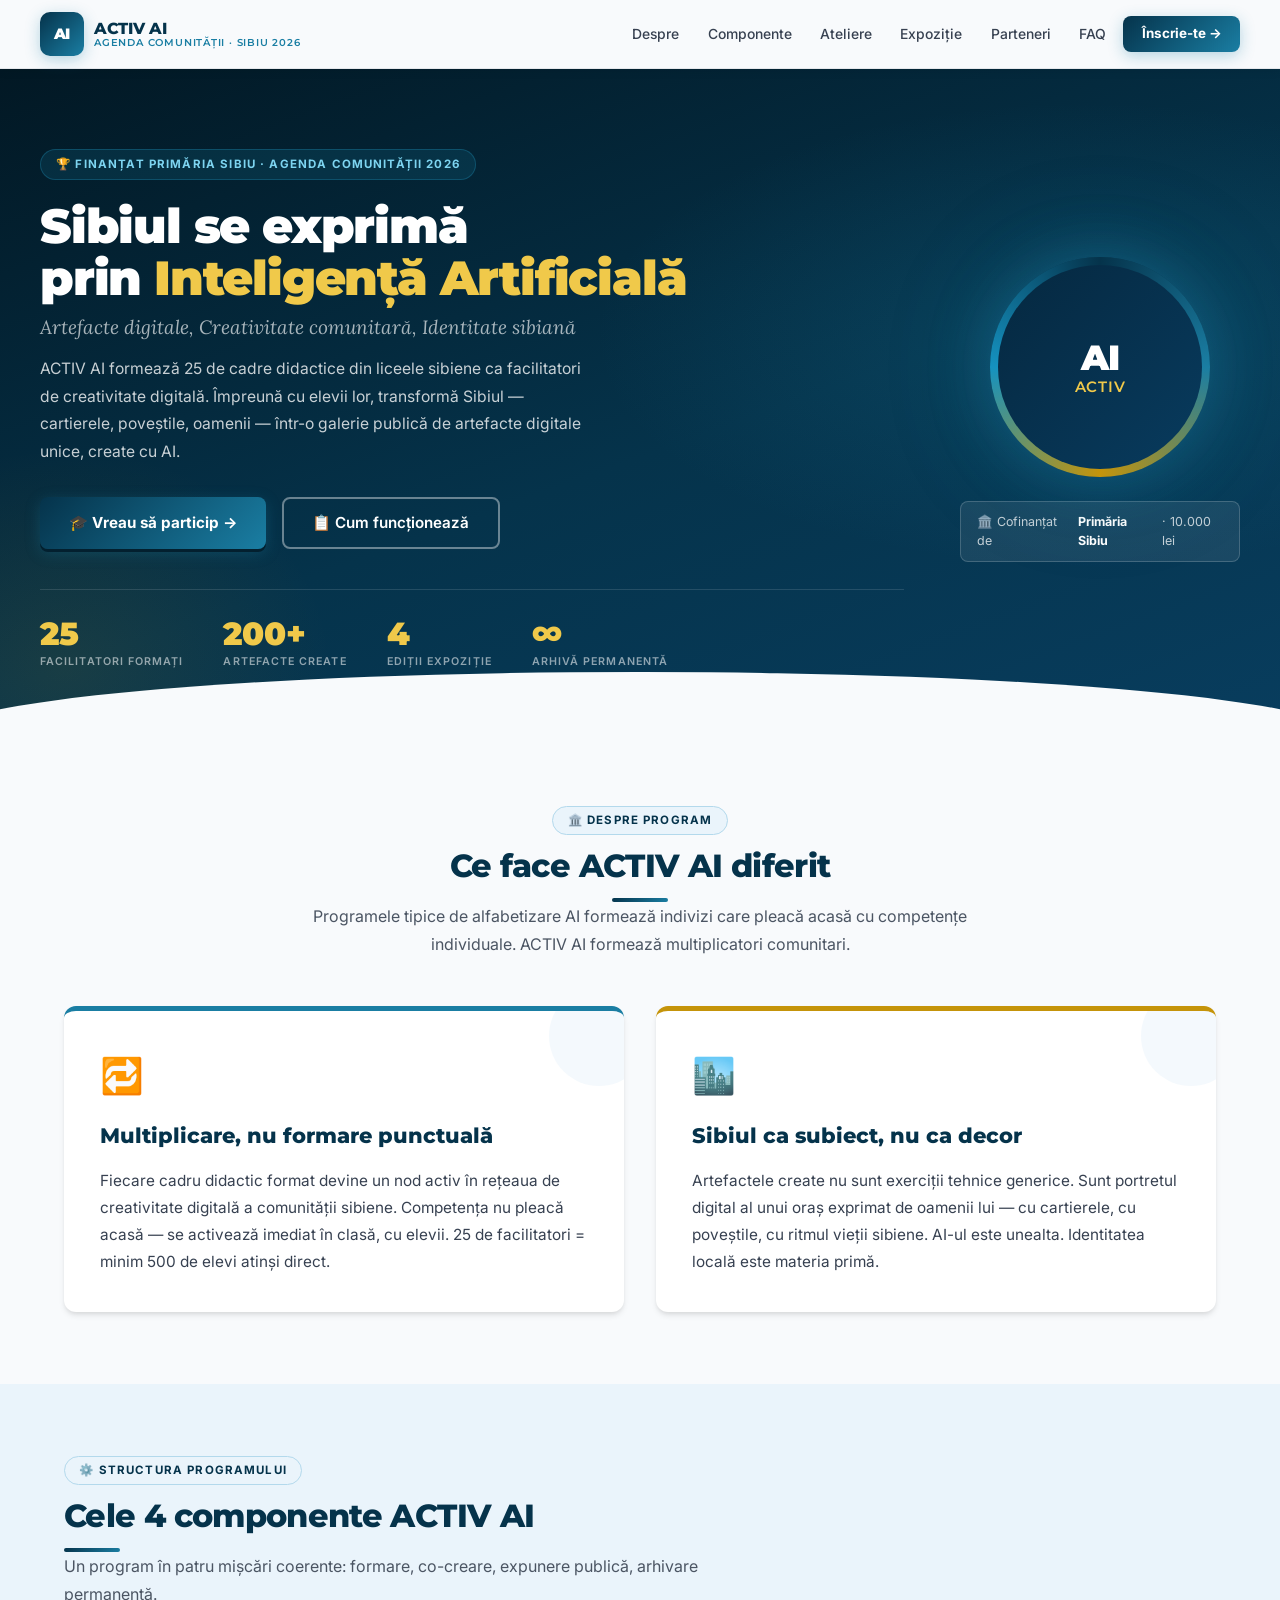
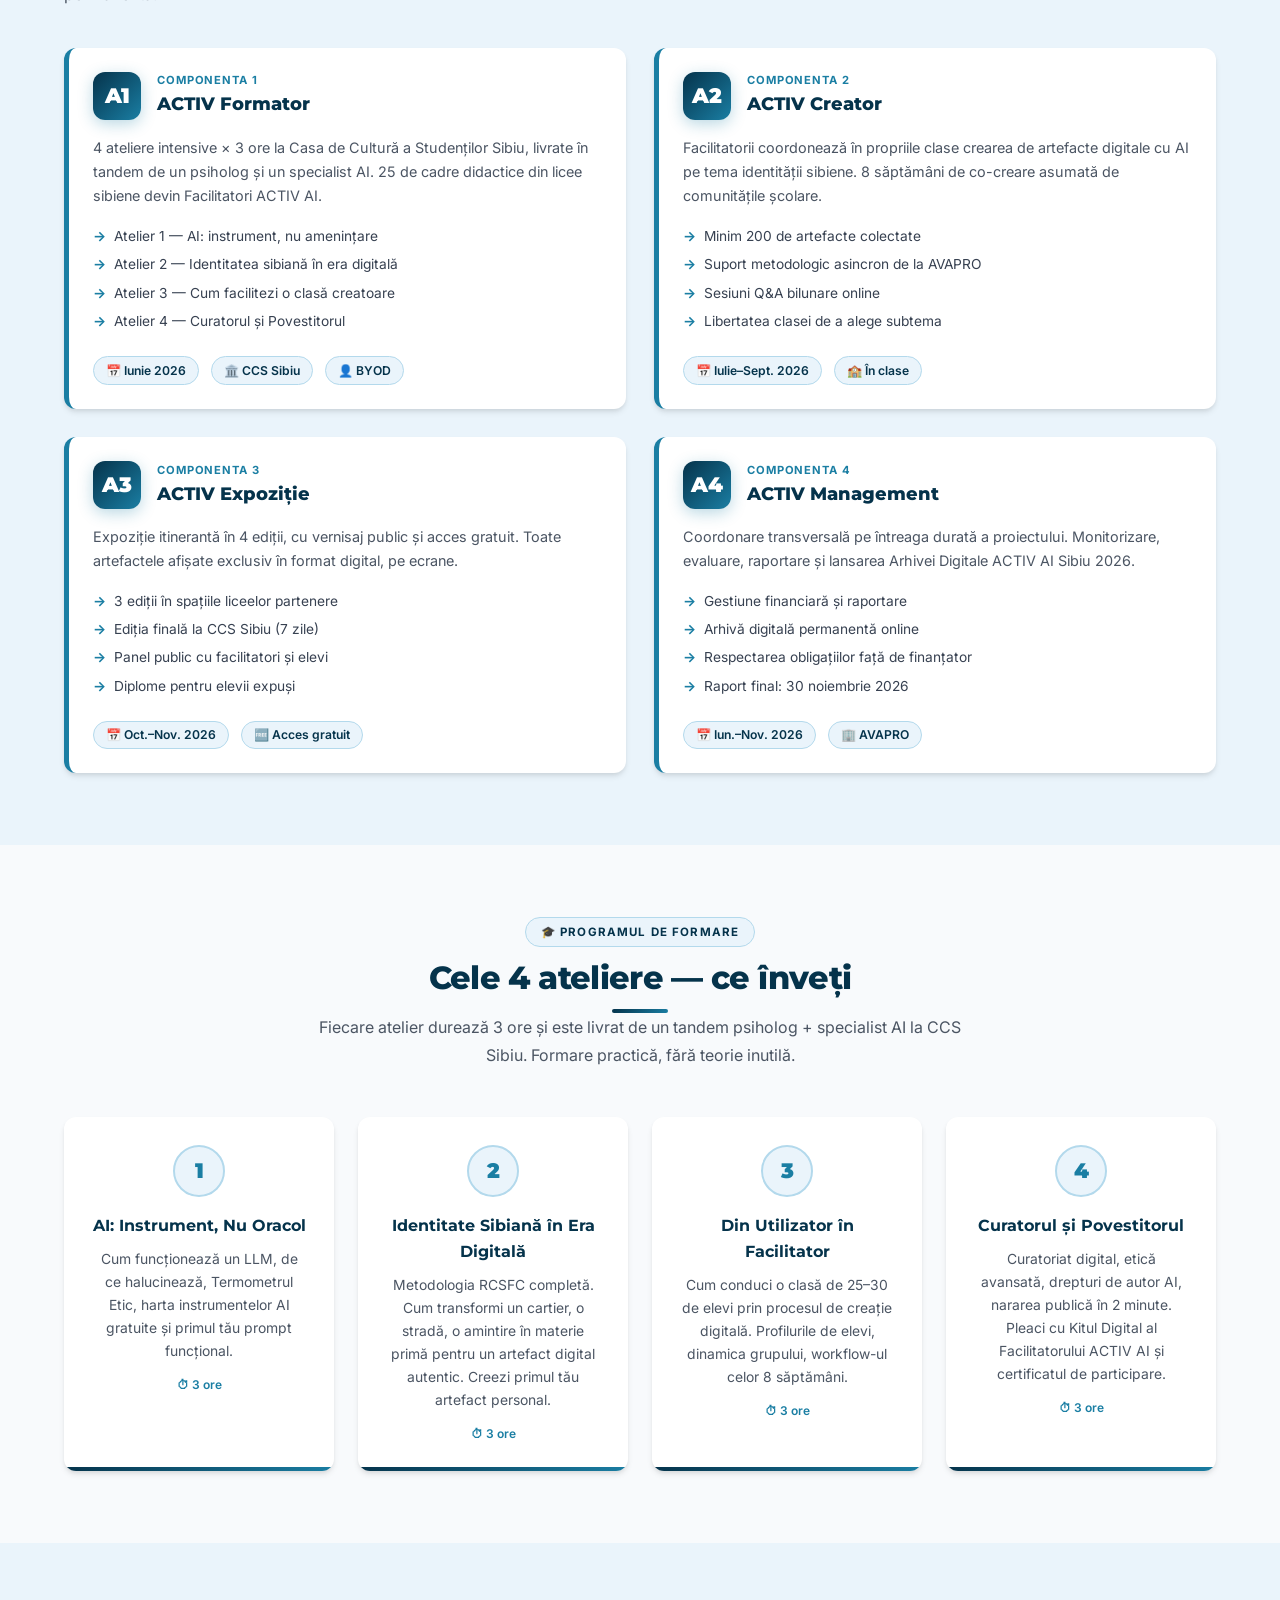
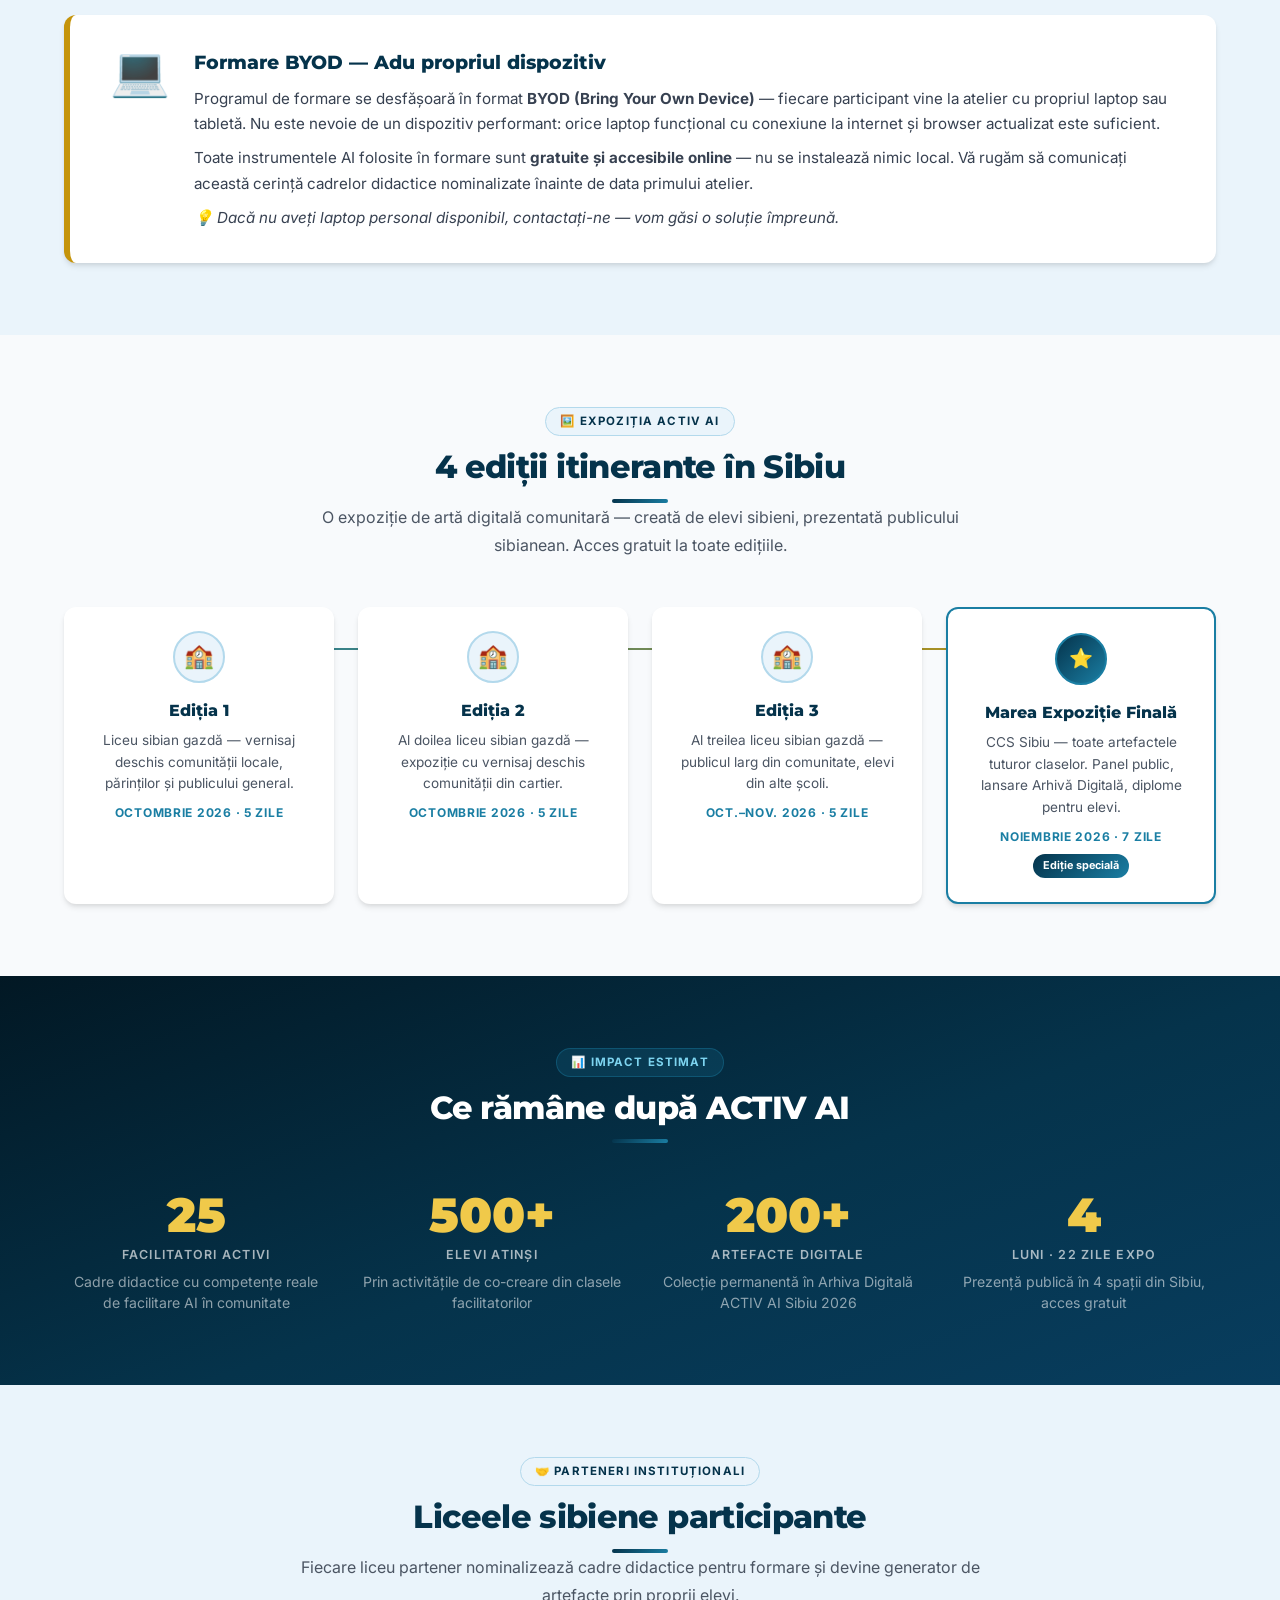
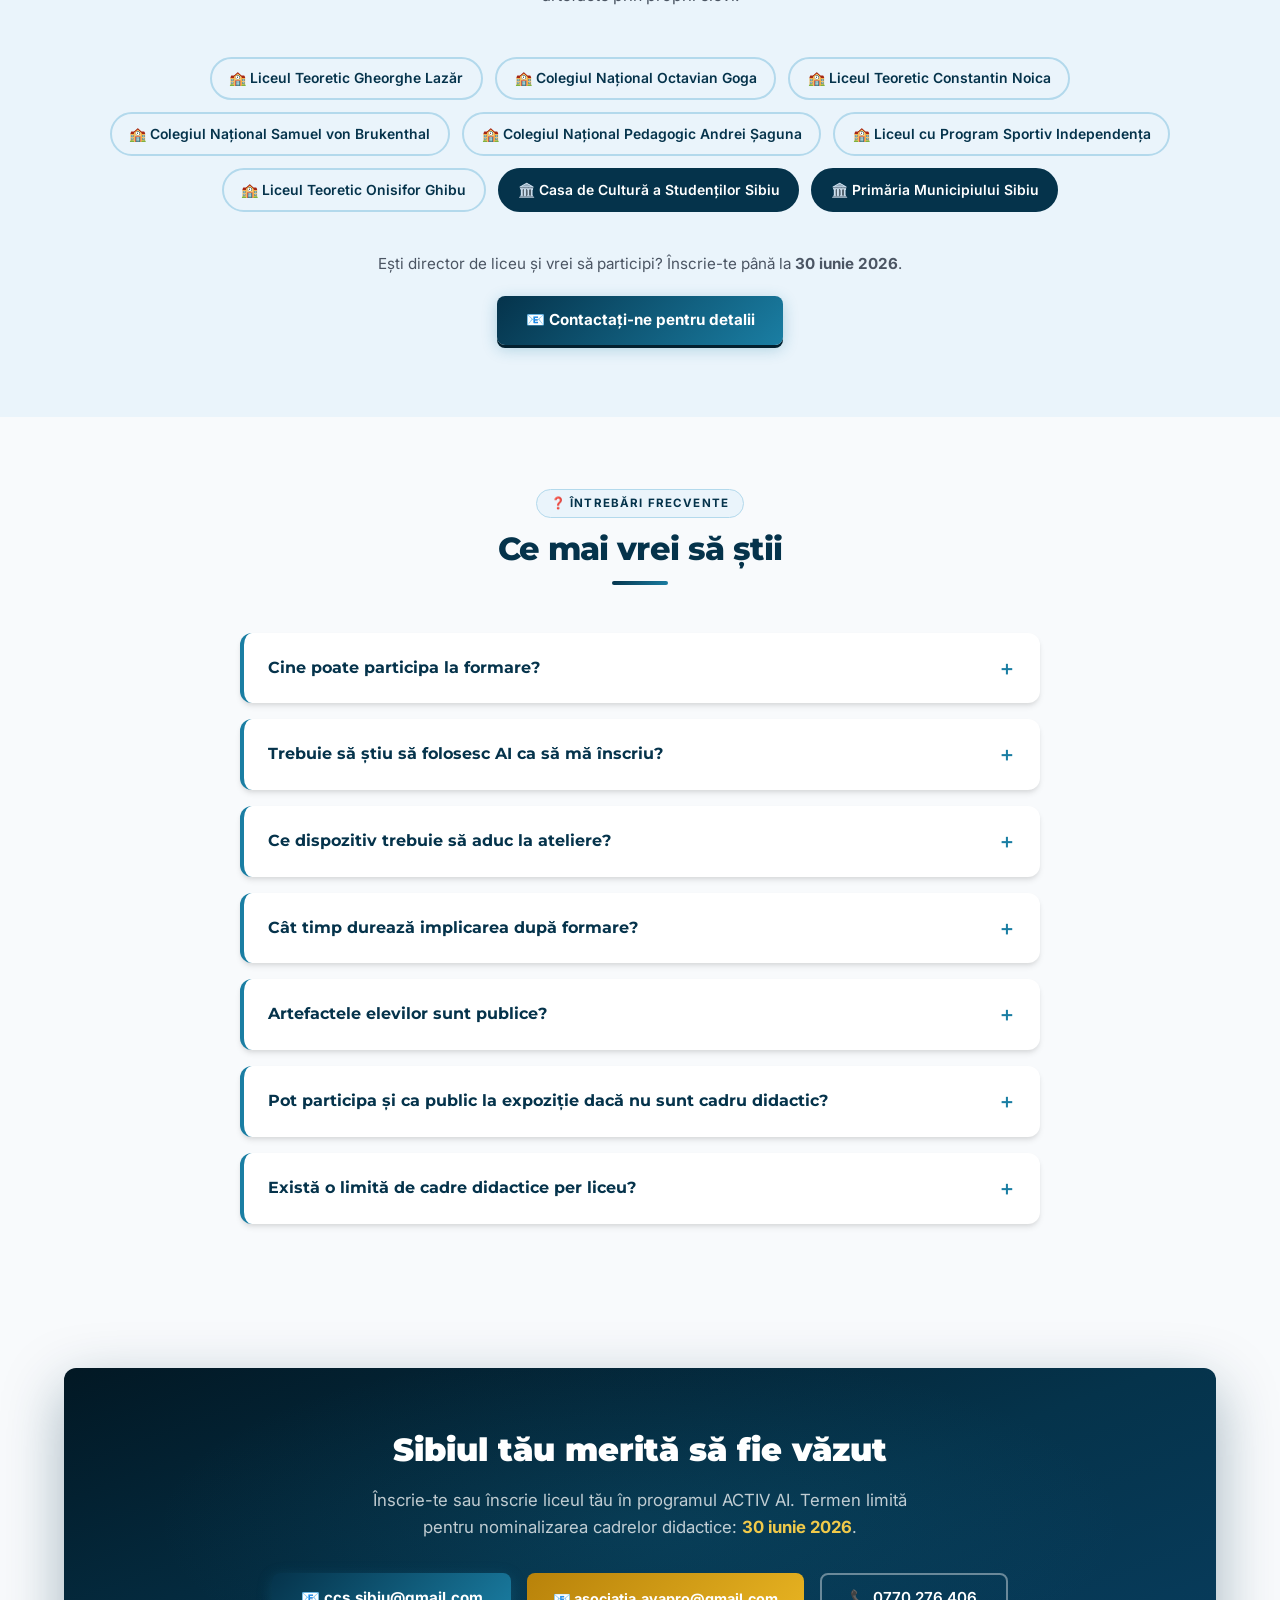
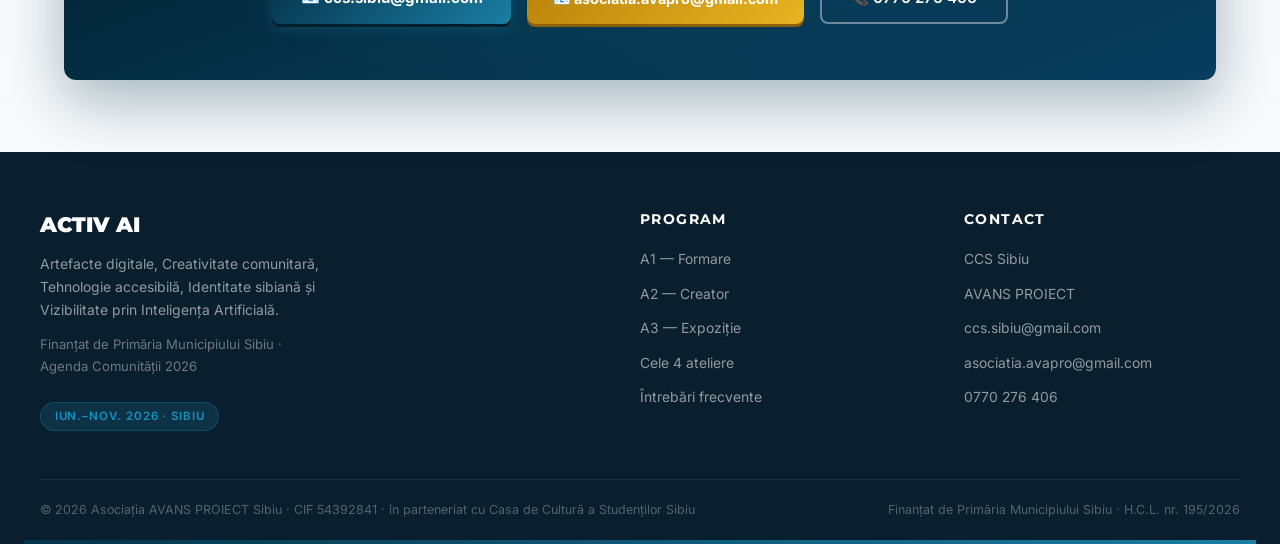
<file: activ_ai.html>
<!DOCTYPE html>
<html lang="ro">
<head>
<meta charset="UTF-8">
<meta name="viewport" content="width=device-width, initial-scale=1.0">
<title>ACTIV AI — Artefacte digitale, Creativitate comunitară, Identitate sibiană</title>
<meta name="description" content="Programul ACTIV AI formează 25 de cadre didactice din liceele sibiene ca facilitatori de creativitate digitală asistată de AI, finalizat cu o expoziție publică de artefacte cu identitate sibiană.">
<meta property="og:title" content="ACTIV AI — Sibiul se exprimă prin Inteligență Artificială">
<meta property="og:description" content="Un program comunitar care transformă profesorii sibieni în facilitatori de creativitate digitală și Sibiul într-o galerie de artefacte unice.">
<meta property="og:type" content="website">
<link rel="preconnect" href="https://fonts.googleapis.com">
<link rel="preconnect" href="https://fonts.gstatic.com" crossorigin>
<link href="https://fonts.googleapis.com/css2?family=Montserrat:wght@400;500;600;700;800;900&family=Lora:ital,wght@0,400;0,600;0,700;1,400;1,600&family=Inter:wght@400;500;600;700;800&display=swap" rel="stylesheet">
<style>
/* ── DESIGN TOKENS — ACTIV AI ─────────────────────────────────────────────── */
:root {
  --navy:        #05334B;
  --cerulean:    #1A7EA3;
  --cerulean-mid:#1592C0;
  --cerulean-lt: #EAF4FB;
  --cerulean-bd: #B3D9EC;
  --gold:        #C5940A;
  --gold-lt:     #FFF8E1;
  --gold-bd:     #F0C94A;
  --pearl:       #F8FAFC;
  --dark:        #1f2937;
  --medium:      #374151;
  --light:       #4b5563;
  --border:      #e5e7eb;
  --white:       #ffffff;
  --footer-bg:   #0A1F2E;

  --grad-hero:   linear-gradient(160deg, #021824 0%, #05334B 55%, #083D5E 100%);
  --grad-cerulean: linear-gradient(135deg, #05334B 0%, #1A7EA3 100%);
  --grad-gold:   linear-gradient(135deg, #B8820A 0%, #E8B422 100%);

  --shadow-card: 0 4px 6px -1px rgba(0,0,0,.10), 0 2px 4px -1px rgba(0,0,0,.06);
  --shadow-hover:0 10px 25px -5px rgba(0,0,0,.15), 0 4px 10px -3px rgba(0,0,0,.10);
  --shadow-blue: 0 4px 15px rgba(26,126,163,.30);
  --r-card: 12px;
  --r-sm:   8px;
}

/* ── RESET ────────────────────────────────────────────────────────────────── */
*, *::before, *::after { box-sizing: border-box; }
html { scroll-behavior: smooth; }
body { margin:0; padding:0; background:var(--pearl); color:var(--dark); font-family:'Inter',sans-serif; line-height:1.6; }
img  { max-width:100%; height:auto; display:block; }
a    { text-decoration:none; }

/* ── TYPOGRAPHY ───────────────────────────────────────────────────────────── */
h1,.hero-title { font-family:'Montserrat',sans-serif; }
h2,h3 { font-family:'Lora',serif; }

/* ── CONTAINER ────────────────────────────────────────────────────────────── */
.wrap { max-width:1200px; margin:0 auto; width:100%; padding:0 1.5rem; }

/* ── NAVBAR ───────────────────────────────────────────────────────────────── */
.nav-wrapper {
  position:sticky; top:0; z-index:1000;
  padding:.75rem 1.5rem;
  background:rgba(248,250,252,.96);
  backdrop-filter:blur(8px);
  border-bottom:1px solid var(--border);
  box-shadow:0 2px 10px rgba(0,0,0,.07);
}
.nav-bar { max-width:1200px; margin:0 auto; display:flex; justify-content:space-between; align-items:center; gap:1rem; }
.nav-brand { display:flex; align-items:center; gap:10px; color:var(--navy); font-weight:800; font-family:'Montserrat',sans-serif; }
.nav-brand-badge {
  display:inline-flex; align-items:center; justify-content:center;
  width:44px; height:44px; border-radius:10px;
  background:var(--grad-cerulean);
  color:white; font-family:'Montserrat',sans-serif; font-weight:900; font-size:.95rem;
  letter-spacing:-.02em; box-shadow:var(--shadow-blue);
}
.nav-brand-text { display:flex; flex-direction:column; line-height:1.1; }
.nav-brand-name { font-size:1rem; font-weight:800; color:var(--navy); letter-spacing:-.02em; }
.nav-brand-sub  { font-size:.62rem; color:var(--cerulean); font-weight:600; text-transform:uppercase; letter-spacing:.08em; }
.nav-links { display:flex; align-items:center; gap:6px; flex-wrap:wrap; }
.nav-links a { color:var(--medium); font-weight:500; font-size:.87rem; padding:.38rem .7rem; border-radius:6px; transition:all .2s; }
.nav-links a:hover { color:var(--cerulean); background:var(--cerulean-lt); font-weight:700; }
.nav-cta {
  background:var(--grad-cerulean) !important; color:white !important;
  padding:.48rem 1.15rem !important; border-radius:var(--r-sm) !important;
  font-weight:700 !important; font-size:.84rem !important;
  box-shadow:var(--shadow-blue) !important; transition:all .2s !important;
}
.nav-cta:hover { transform:translateY(-1px) !important; box-shadow:0 6px 20px rgba(26,126,163,.4) !important; }
.mobile-btn { display:none; background:none; border:1px solid var(--border); border-radius:6px; padding:.4rem .6rem; cursor:pointer; font-size:1.25rem; color:var(--navy); }

/* ── HERO ─────────────────────────────────────────────────────────────────── */
.hero {
  background:var(--grad-hero);
  position:relative; overflow:hidden;
  padding:5rem 1.5rem 4rem;
}
.hero::before {
  content:''; position:absolute; inset:0; pointer-events:none;
  background:
    radial-gradient(ellipse 55% 50% at 85% 40%, rgba(26,126,163,.22) 0%, transparent 70%),
    radial-gradient(ellipse 35% 55% at 5%  90%, rgba(197,148,10,.10) 0%, transparent 60%);
}
/* Wavy bottom divider */
.hero::after {
  content:''; position:absolute; bottom:-2px; left:0; right:0; height:64px;
  background:var(--pearl);
  clip-path:ellipse(55% 100% at 50% 100%);
}
.hero-inner { max-width:1200px; margin:0 auto; display:flex; align-items:center; gap:3.5rem; position:relative; z-index:2; }
.hero-content { flex:1; }
.hero-visual { flex-shrink:0; width:280px; display:flex; flex-direction:column; align-items:center; gap:1.5rem; }

/* Animated AI orb */
.ai-orb {
  width:220px; height:220px; border-radius:50%;
  background: conic-gradient(from 0deg, #05334B, #1A7EA3, #C5940A, #1592C0, #05334B);
  display:flex; align-items:center; justify-content:center;
  position:relative;
  animation:spin-slow 12s linear infinite;
  box-shadow:0 0 60px rgba(26,126,163,.45), 0 0 120px rgba(26,126,163,.15);
}
.ai-orb::after {
  content:''; position:absolute; inset:8px; border-radius:50%;
  background:linear-gradient(135deg, #052840 0%, #083B5E 100%);
}
.ai-orb-text {
  position:relative; z-index:1;
  font-family:'Montserrat',sans-serif; font-weight:900; font-size:2.2rem;
  color:white; letter-spacing:-.03em; line-height:1;
  text-align:center;
}
.ai-orb-text span { display:block; font-size:.95rem; font-weight:600; color:var(--gold-bd); letter-spacing:.05em; margin-top:.2rem; }
@keyframes spin-slow { from { transform:rotate(0deg); } to { transform:rotate(360deg); } }
/* Inner orb stays still */
.ai-orb-inner { animation:spin-slow 12s linear infinite reverse; }

.hero-badge {
  display:inline-flex; align-items:center; gap:.5rem;
  background:rgba(26,126,163,.18); border:1px solid rgba(26,126,163,.40);
  border-radius:50px; padding:.32rem .95rem;
  font-size:.72rem; font-weight:700; color:#7DD4F0; text-transform:uppercase; letter-spacing:.1em;
  margin-bottom:1.25rem;
}
.hero-title { font-size:3rem; font-weight:900; color:white; line-height:1.1; margin:0 0 .4rem 0; letter-spacing:-.025em; }
.hero-title .accent { color:var(--gold-bd); }
.hero-tagline { font-family:'Lora',serif; font-style:italic; font-size:1.2rem; color:rgba(255,255,255,.65); margin:0 0 .8rem 0; }
.hero-subtitle { font-size:.98rem; color:rgba(255,255,255,.78); line-height:1.75; max-width:560px; margin:0 0 2rem 0; }
.hero-buttons { display:flex; gap:1rem; flex-wrap:wrap; margin-bottom:2.5rem; }
.hero-stats { display:flex; gap:2.5rem; flex-wrap:wrap; border-top:1px solid rgba(255,255,255,.12); padding-top:1.75rem; }
.hero-stat-num { font-family:'Montserrat',sans-serif; font-size:2rem; color:var(--gold-bd); font-weight:900; line-height:1; }
.hero-stat-lbl { font-size:.67rem; color:rgba(255,255,255,.55); text-transform:uppercase; letter-spacing:.1em; font-weight:600; margin-top:.2rem; }

/* Finantat badge */
.funded-badge {
  background:rgba(255,255,255,.08); border:1px solid rgba(255,255,255,.18);
  border-radius:var(--r-sm); padding:.6rem 1rem;
  display:inline-flex; align-items:center; gap:.6rem;
  font-size:.78rem; color:rgba(255,255,255,.75);
}
.funded-badge strong { color:white; }

/* ── BUTTONS ──────────────────────────────────────────────────────────────── */
.btn {
  display:inline-flex; align-items:center; gap:.5rem;
  background:var(--grad-cerulean); color:white !important;
  border:none; border-radius:var(--r-sm); padding:.75rem 1.8rem;
  font-family:'Inter',sans-serif; font-weight:700; font-size:.95rem;
  cursor:pointer; transition:all .2s;
  box-shadow:0 3px 0 #03202F, var(--shadow-blue);
}
.btn:hover { transform:translateY(-2px); box-shadow:0 5px 0 #03202F, 0 8px 20px rgba(26,126,163,.35); }

.btn-outline {
  display:inline-flex; align-items:center; gap:.5rem;
  background:transparent; color:white !important;
  border:2px solid rgba(255,255,255,.4); border-radius:var(--r-sm); padding:.73rem 1.8rem;
  font-family:'Inter',sans-serif; font-weight:600; font-size:.95rem;
  cursor:pointer; transition:all .2s;
}
.btn-outline:hover { background:rgba(255,255,255,.10); border-color:rgba(255,255,255,.7); }

.btn-gold {
  display:inline-flex; align-items:center; gap:.5rem;
  background:var(--grad-gold); color:white !important;
  border:none; border-radius:var(--r-sm); padding:.7rem 1.6rem;
  font-family:'Inter',sans-serif; font-weight:700; font-size:.9rem;
  cursor:pointer; transition:all .2s;
  box-shadow:0 3px 0 #8A6008;
}
.btn-gold:hover { transform:translateY(-1px); box-shadow:0 5px 0 #8A6008; }

.btn-light {
  display:inline-flex; align-items:center; gap:.5rem;
  background:var(--cerulean-lt); color:var(--navy) !important;
  border:2px solid var(--cerulean-bd); border-radius:var(--r-sm); padding:.68rem 1.5rem;
  font-family:'Inter',sans-serif; font-weight:700; font-size:.9rem;
  cursor:pointer; transition:all .2s;
}
.btn-light:hover { background:var(--cerulean-bd); }

/* ── SECTIONS ─────────────────────────────────────────────────────────────── */
.section { padding:4.5rem 1.5rem; }
.section-alt { background:var(--cerulean-lt); }
.section-navy { background:var(--navy); }
.section-dark { background:var(--grad-hero); }

.section-label {
  display:inline-flex; align-items:center; gap:.5rem;
  background:var(--cerulean-lt); color:var(--navy); border:1px solid var(--cerulean-bd);
  border-radius:50px; padding:.28rem .9rem;
  font-size:.72rem; font-weight:700; text-transform:uppercase; letter-spacing:.1em;
  margin-bottom:.75rem;
}
.section-title { font-family:'Montserrat',sans-serif; font-size:2rem; font-weight:800; color:var(--navy); margin:0 0 .75rem 0; line-height:1.2; letter-spacing:-.02em; }
.section-title.white { color:white; }
.section-title.center { text-align:center; }
.section-desc { font-size:1rem; color:var(--light); line-height:1.75; max-width:680px; margin:0 0 2.5rem 0; }
.section-desc.white { color:rgba(255,255,255,.75); }
.section-desc.center { text-align:center; margin-left:auto; margin-right:auto; }
.section-center { text-align:center; margin-bottom:3rem; }
.title-bar { width:56px; height:4px; background:var(--grad-cerulean); border-radius:4px; margin:.75rem auto 0; }
.title-bar.left { margin-left:0; }

/* ── DIFFERENTIATOR (intro) ───────────────────────────────────────────────── */
.diff-grid { display:grid; grid-template-columns:1fr 1fr; gap:2rem; }
.diff-card {
  background:white; border-radius:var(--r-card); box-shadow:var(--shadow-card);
  padding:2.25rem; border-top:5px solid var(--cerulean); position:relative; overflow:hidden;
}
.diff-card.gold { border-top-color:var(--gold); }
.diff-card::before {
  content:''; position:absolute; top:-25px; right:-25px; width:100px; height:100px;
  border-radius:50%; background:var(--cerulean-lt); opacity:.5;
}
.diff-card h3 { font-family:'Montserrat',sans-serif; font-size:1.3rem; font-weight:800; color:var(--navy); margin:0 0 1rem 0; }
.diff-icon { font-size:2.2rem; margin-bottom:1rem; }
.diff-card p { color:var(--medium); line-height:1.75; font-size:.96rem; margin:0; }

/* ── COMPONENTE (4 cards) ─────────────────────────────────────────────────── */
.comp-grid { display:grid; grid-template-columns:repeat(2,1fr); gap:1.75rem; }
.comp-card {
  background:white; border-radius:var(--r-card); box-shadow:var(--shadow-card);
  overflow:hidden; display:flex; flex-direction:column; transition:all .3s;
  border-left:5px solid var(--cerulean);
}
.comp-card:hover { transform:translateY(-5px); box-shadow:var(--shadow-hover); }
.comp-card-head {
  padding:1.5rem 1.5rem 0;
  display:flex; align-items:center; gap:1rem;
}
.comp-num {
  display:inline-flex; align-items:center; justify-content:center;
  width:48px; height:48px; flex-shrink:0;
  background:var(--grad-cerulean); color:white;
  font-family:'Montserrat',sans-serif; font-weight:900; font-size:1.3rem;
  border-radius:12px; box-shadow:var(--shadow-blue);
}
.comp-card h3 { font-family:'Montserrat',sans-serif; font-size:1.1rem; font-weight:800; color:var(--navy); margin:0; }
.comp-card-label { font-size:.7rem; font-weight:700; text-transform:uppercase; letter-spacing:.08em; color:var(--cerulean); }
.comp-card-body { padding:1rem 1.5rem 1.5rem; flex:1; display:flex; flex-direction:column; }
.comp-card p { font-size:.9rem; color:var(--light); line-height:1.7; margin:0 0 1rem 0; flex:1; }
.comp-card ul { list-style:none; padding:0; margin:0 0 1rem 0; display:flex; flex-direction:column; gap:.4rem; }
.comp-card ul li { font-size:.86rem; color:var(--medium); display:flex; align-items:flex-start; gap:.5rem; }
.comp-card ul li::before { content:'→'; color:var(--cerulean); font-weight:700; flex-shrink:0; }
.comp-meta { display:flex; gap:.75rem; flex-wrap:wrap; margin-top:.5rem; }
.comp-tag {
  display:inline-flex; align-items:center; gap:.3rem;
  background:var(--cerulean-lt); color:var(--navy); border:1px solid var(--cerulean-bd);
  border-radius:50px; padding:.22rem .75rem; font-size:.76rem; font-weight:600;
}

/* ── ATELIERE (4 steps) ───────────────────────────────────────────────────── */
.ateliere-grid { display:grid; grid-template-columns:repeat(4,1fr); gap:1.5rem; }
.atelier-card {
  background:white; border-radius:var(--r-card); box-shadow:var(--shadow-card);
  padding:1.75rem; text-align:center;
  transition:all .3s; position:relative; overflow:hidden;
}
.atelier-card:hover { transform:translateY(-5px); box-shadow:var(--shadow-hover); }
.atelier-card::after {
  content:''; position:absolute; bottom:0; left:0; right:0; height:4px;
  background:var(--grad-cerulean);
}
.atelier-num {
  display:inline-flex; align-items:center; justify-content:center;
  width:52px; height:52px; margin:0 auto 1rem;
  background:var(--cerulean-lt); border:2px solid var(--cerulean-bd);
  border-radius:50%; font-family:'Montserrat',sans-serif; font-weight:900; font-size:1.3rem;
  color:var(--cerulean);
}
.atelier-card h4 { font-family:'Montserrat',sans-serif; font-size:1rem; font-weight:700; color:var(--navy); margin:0 0 .6rem 0; }
.atelier-card p { font-size:.87rem; color:var(--light); line-height:1.65; margin:0 0 .75rem 0; }
.atelier-dur { font-size:.75rem; font-weight:600; color:var(--cerulean); }

/* ── BYOD SECTION ─────────────────────────────────────────────────────────── */
.byod-box {
  background:white; border-radius:var(--r-card); box-shadow:var(--shadow-card);
  border-left:6px solid var(--gold); padding:2rem 2.5rem;
  display:flex; align-items:flex-start; gap:1.5rem;
}
.byod-icon { font-size:3rem; flex-shrink:0; line-height:1; }
.byod-box h3 { font-family:'Montserrat',sans-serif; font-size:1.2rem; font-weight:800; color:var(--navy); margin:0 0 .5rem 0; }
.byod-box p { font-size:.95rem; color:var(--medium); line-height:1.7; margin:0 0 .5rem 0; }
.byod-box p:last-child { margin:0; }
.byod-note { font-size:.87rem; color:var(--light); font-style:italic; }

/* ── EXPOZITIE TIMELINE ───────────────────────────────────────────────────── */
.expo-grid { display:grid; grid-template-columns:repeat(4,1fr); gap:1.5rem; position:relative; }
.expo-grid::before {
  content:''; position:absolute; top:2.6rem; left:10%; right:10%; height:2px;
  background:linear-gradient(90deg, var(--cerulean) 0%, var(--gold) 100%); z-index:0;
}
.expo-card {
  background:white; border-radius:var(--r-card); box-shadow:var(--shadow-card);
  padding:1.5rem; text-align:center; position:relative; z-index:1;
  transition:all .3s;
}
.expo-card:hover { transform:translateY(-4px); box-shadow:var(--shadow-hover); }
.expo-card.final { border:2px solid var(--cerulean); }
.expo-dot {
  display:inline-flex; align-items:center; justify-content:center;
  width:52px; height:52px; margin:0 auto 1rem;
  border-radius:50%; font-size:1.5rem;
  background:var(--cerulean-lt); border:2px solid var(--cerulean-bd);
}
.expo-card.final .expo-dot { background:var(--grad-cerulean); border-color:var(--cerulean); font-size:1.2rem; }
.expo-card h4 { font-family:'Montserrat',sans-serif; font-size:.97rem; font-weight:800; color:var(--navy); margin:0 0 .4rem 0; }
.expo-card p { font-size:.85rem; color:var(--light); line-height:1.6; margin:0 0 .5rem 0; }
.expo-date { font-size:.75rem; font-weight:700; color:var(--cerulean); text-transform:uppercase; letter-spacing:.06em; }
.expo-badge {
  display:inline-block; margin-top:.5rem;
  background:var(--grad-cerulean); color:white;
  font-size:.68rem; font-weight:700; padding:.2rem .65rem; border-radius:50px;
}

/* ── IMPACT STATS ─────────────────────────────────────────────────────────── */
.stats-grid { display:grid; grid-template-columns:repeat(4,1fr); gap:2rem; }
.stat-card { text-align:center; }
.stat-num { font-family:'Montserrat',sans-serif; font-size:3rem; font-weight:900; color:var(--gold-bd); line-height:1; margin-bottom:.35rem; }
.stat-lbl { font-size:.78rem; color:rgba(255,255,255,.65); text-transform:uppercase; letter-spacing:.1em; font-weight:600; }
.stat-desc { font-size:.88rem; color:rgba(255,255,255,.55); margin-top:.35rem; line-height:1.5; }

/* ── PARTENERI ────────────────────────────────────────────────────────────── */
.licee-grid { display:flex; flex-wrap:wrap; gap:.75rem; justify-content:center; }
.liceu-tag {
  display:inline-flex; align-items:center; gap:.5rem;
  padding:.55rem 1.1rem; border-radius:50px; font-size:.87rem; font-weight:600;
  background:var(--cerulean-lt); color:var(--navy);
  border:2px solid var(--cerulean-bd); transition:all .2s;
}
.liceu-tag:hover { background:var(--cerulean); color:white; border-color:var(--cerulean); }
.liceu-tag.special { background:var(--navy); color:white; border-color:var(--navy); }
.liceu-tag.special:hover { background:var(--cerulean); border-color:var(--cerulean); }

/* ── FAQ ──────────────────────────────────────────────────────────────────── */
.faq-list { display:flex; flex-direction:column; gap:1rem; max-width:800px; margin:0 auto; }
details {
  background:white; border-radius:var(--r-card); box-shadow:var(--shadow-card);
  border-left:4px solid var(--cerulean); overflow:hidden;
}
details[open] { border-left-color:var(--gold); }
summary {
  padding:1.25rem 1.5rem; cursor:pointer; list-style:none;
  font-family:'Montserrat',sans-serif; font-weight:700; font-size:.97rem; color:var(--navy);
  display:flex; align-items:center; justify-content:space-between;
  user-select:none;
}
summary::after { content:'＋'; font-size:1.2rem; color:var(--cerulean); transition:transform .25s; }
details[open] summary::after { content:'－'; transform:rotate(180deg); }
summary::-webkit-details-marker { display:none; }
.faq-body { padding:0 1.5rem 1.25rem; font-size:.93rem; color:var(--medium); line-height:1.75; }

/* ── CTA SECTION ──────────────────────────────────────────────────────────── */
.cta-box {
  background:var(--grad-hero); border-radius:var(--r-card);
  padding:3.5rem 2.5rem; text-align:center; position:relative; overflow:hidden;
  box-shadow:0 20px 60px rgba(5,51,75,.35);
}
.cta-box::before {
  content:''; position:absolute; inset:0; pointer-events:none;
  background:radial-gradient(ellipse 60% 80% at 50% 50%, rgba(26,126,163,.15) 0%, transparent 70%);
}
.cta-box h2 { font-family:'Montserrat',sans-serif; font-size:2rem; font-weight:900; color:white; margin:0 0 .75rem 0; position:relative; }
.cta-box p { color:rgba(255,255,255,.75); font-size:1.05rem; margin:0 auto 2rem; max-width:580px; position:relative; }
.cta-buttons { display:flex; gap:1rem; justify-content:center; flex-wrap:wrap; position:relative; }

/* ── FOOTER ───────────────────────────────────────────────────────────────── */
footer {
  background:var(--footer-bg); color:rgba(255,255,255,.7);
  padding:3.5rem 1.5rem 0;
}
.footer-grid { max-width:1200px; margin:0 auto; display:grid; grid-template-columns:2fr 1fr 1fr; gap:3rem; padding-bottom:3rem; }
.footer-brand p { font-size:.87rem; line-height:1.65; color:rgba(255,255,255,.55); max-width:280px; margin:.75rem 0; }
.footer-badge {
  display:inline-flex; align-items:center; gap:.5rem;
  background:rgba(26,126,163,.2); border:1px solid rgba(26,126,163,.35);
  border-radius:50px; padding:.28rem .85rem; font-size:.72rem; font-weight:600; color:var(--cerulean-mid);
  text-transform:uppercase; letter-spacing:.08em; margin-top:.75rem;
}
.footer-col h5 { font-family:'Montserrat',sans-serif; font-size:.87rem; font-weight:700; color:white; text-transform:uppercase; letter-spacing:.1em; margin:0 0 1rem 0; }
.footer-links { list-style:none; padding:0; margin:0; }
.footer-links li { margin-bottom:.55rem; }
.footer-links a { font-size:.87rem; color:rgba(255,255,255,.55); transition:color .2s; }
.footer-links a:hover { color:var(--cerulean-mid); }
.footer-legal {
  max-width:1200px; margin:0 auto;
  border-top:1px solid rgba(255,255,255,.08);
  padding:1.25rem 0;
  display:flex; justify-content:space-between; align-items:center; flex-wrap:wrap; gap:.5rem;
}
.footer-legal p, .footer-legal span { font-size:.78rem; color:rgba(255,255,255,.3); margin:0; }
.footer-strip { height:4px; background:var(--grad-cerulean); }

/* ── RESPONSIVE ───────────────────────────────────────────────────────────── */
@media (max-width: 900px) {
  .hero-inner { flex-direction:column-reverse; gap:2rem; }
  .ai-orb { width:160px; height:160px; }
  .ai-orb-text { font-size:1.6rem; }
  .hero-title { font-size:2.2rem; }
  .diff-grid, .comp-grid { grid-template-columns:1fr; }
  .ateliere-grid { grid-template-columns:repeat(2,1fr); }
  .expo-grid { grid-template-columns:repeat(2,1fr); }
  .expo-grid::before { display:none; }
  .stats-grid { grid-template-columns:repeat(2,1fr); }
  .footer-grid { grid-template-columns:1fr; gap:2rem; }
  .nav-links { display:none; }
  .nav-links.open { display:flex; flex-direction:column; position:absolute; top:100%; left:0; right:0; background:white; border-bottom:1px solid var(--border); padding:1rem 1.5rem; box-shadow:0 8px 24px rgba(0,0,0,.1); }
  .mobile-btn { display:block; }
}
@media (max-width: 600px) {
  .ateliere-grid { grid-template-columns:1fr; }
  .expo-grid { grid-template-columns:1fr; }
  .stats-grid { grid-template-columns:1fr 1fr; }
  .hero-title { font-size:1.8rem; }
  .section { padding:3rem 1rem; }
  .byod-box { flex-direction:column; }
}
@media (prefers-reduced-motion: reduce) {
  .ai-orb, .ai-orb-inner { animation:none; }
  * { transition:none !important; }
}
</style>
</head>
<body>

<!-- ── NAVBAR ──────────────────────────────────────────────────────────────── -->
<nav class="nav-wrapper">
  <div class="nav-bar">
    <a href="#" class="nav-brand">
      <div class="nav-brand-badge">AI</div>
      <div class="nav-brand-text">
        <span class="nav-brand-name">ACTIV AI</span>
        <span class="nav-brand-sub">Agenda Comunității · Sibiu 2026</span>
      </div>
    </a>
    <div class="nav-links" id="navLinks">
      <a href="#despre">Despre</a>
      <a href="#componente">Componente</a>
      <a href="#ateliere">Ateliere</a>
      <a href="#expozitie">Expoziție</a>
      <a href="#parteneri">Parteneri</a>
      <a href="#faq">FAQ</a>
      <a href="#contact" class="nav-cta">Înscrie-te →</a>
    </div>
    <button class="mobile-btn" onclick="document.getElementById('navLinks').classList.toggle('open')">☰</button>
  </div>
</nav>

<!-- ── HERO ────────────────────────────────────────────────────────────────── -->
<section class="hero">
  <div class="hero-inner">
    <div class="hero-content">
      <div class="hero-badge">🏆 Finanțat Primăria Sibiu · Agenda Comunității 2026</div>
      <h1 class="hero-title">
        Sibiul se exprimă<br>prin <span class="accent">Inteligență Artificială</span>
      </h1>
      <p class="hero-tagline">Artefacte digitale, Creativitate comunitară, Identitate sibiană</p>
      <p class="hero-subtitle">
        ACTIV AI formează 25 de cadre didactice din liceele sibiene ca facilitatori de creativitate digitală. Împreună cu elevii lor, transformă Sibiul — cartierele, poveștile, oamenii — într-o galerie publică de artefacte digitale unice, create cu AI.
      </p>
      <div class="hero-buttons">
        <a href="#contact" class="btn">🎓 Vreau să particip →</a>
        <a href="#componente" class="btn-outline">📋 Cum funcționează</a>
      </div>
      <div class="hero-stats">
        <div class="hero-stat">
          <div class="hero-stat-num">25</div>
          <div class="hero-stat-lbl">Facilitatori formați</div>
        </div>
        <div class="hero-stat">
          <div class="hero-stat-num">200+</div>
          <div class="hero-stat-lbl">Artefacte create</div>
        </div>
        <div class="hero-stat">
          <div class="hero-stat-num">4</div>
          <div class="hero-stat-lbl">Ediții expoziție</div>
        </div>
        <div class="hero-stat">
          <div class="hero-stat-num">∞</div>
          <div class="hero-stat-lbl">Arhivă permanentă</div>
        </div>
      </div>
    </div>
    <div class="hero-visual">
      <div class="ai-orb">
        <div class="ai-orb-inner">
          <div class="ai-orb-text">AI<span>ACTIV</span></div>
        </div>
      </div>
      <div class="funded-badge">
        🏛️ Cofinanțat de <strong>Primăria Sibiu</strong> · 10.000 lei
      </div>
    </div>
  </div>
</section>

<!-- ── DESPRE / DIFERENTIATOR ─────────────────────────────────────────────── -->
<section class="section" id="despre">
  <div class="wrap">
    <div class="section-center">
      <span class="section-label">🏛️ Despre program</span>
      <h2 class="section-title center">Ce face ACTIV AI diferit</h2>
      <div class="title-bar"></div>
      <p class="section-desc center">
        Programele tipice de alfabetizare AI formează indivizi care pleacă acasă cu competențe individuale. ACTIV AI formează multiplicatori comunitari.
      </p>
    </div>
    <div class="diff-grid">
      <div class="diff-card">
        <div class="diff-icon">🔁</div>
        <h3>Multiplicare, nu formare punctuală</h3>
        <p>Fiecare cadru didactic format devine un nod activ în rețeaua de creativitate digitală a comunității sibiene. Competența nu pleacă acasă — se activează imediat în clasă, cu elevii. 25 de facilitatori = minim 500 de elevi atinși direct.</p>
      </div>
      <div class="diff-card gold">
        <div class="diff-icon">🏙️</div>
        <h3>Sibiul ca subiect, nu ca decor</h3>
        <p>Artefactele create nu sunt exerciții tehnice generice. Sunt portretul digital al unui oraș exprimat de oamenii lui — cu cartierele, cu poveștile, cu ritmul vieții sibiene. AI-ul este unealta. Identitatea locală este materia primă.</p>
      </div>
    </div>
  </div>
</section>

<!-- ── COMPONENTE ──────────────────────────────────────────────────────────── -->
<section class="section section-alt" id="componente">
  <div class="wrap">
    <span class="section-label">⚙️ Structura programului</span>
    <h2 class="section-title">Cele 4 componente ACTIV AI</h2>
    <div class="title-bar left"></div>
    <p class="section-desc">Un program în patru mișcări coerente: formare, co-creare, expunere publică, arhivare permanentă.</p>
    <div class="comp-grid">

      <div class="comp-card">
        <div class="comp-card-head">
          <div class="comp-num">A1</div>
          <div>
            <div class="comp-card-label">Componenta 1</div>
            <h3>ACTIV Formator</h3>
          </div>
        </div>
        <div class="comp-card-body">
          <p>4 ateliere intensive × 3 ore la Casa de Cultură a Studenților Sibiu, livrate în tandem de un psiholog și un specialist AI. 25 de cadre didactice din licee sibiene devin Facilitatori ACTIV AI.</p>
          <ul>
            <li>Atelier 1 — AI: instrument, nu amenințare</li>
            <li>Atelier 2 — Identitatea sibiană în era digitală</li>
            <li>Atelier 3 — Cum facilitezi o clasă creatoare</li>
            <li>Atelier 4 — Curatorul și Povestitorul</li>
          </ul>
          <div class="comp-meta">
            <span class="comp-tag">📅 Iunie 2026</span>
            <span class="comp-tag">🏛️ CCS Sibiu</span>
            <span class="comp-tag">👤 BYOD</span>
          </div>
        </div>
      </div>

      <div class="comp-card">
        <div class="comp-card-head">
          <div class="comp-num">A2</div>
          <div>
            <div class="comp-card-label">Componenta 2</div>
            <h3>ACTIV Creator</h3>
          </div>
        </div>
        <div class="comp-card-body">
          <p>Facilitatorii coordonează în propriile clase crearea de artefacte digitale cu AI pe tema identității sibiene. 8 săptămâni de co-creare asumată de comunitățile școlare.</p>
          <ul>
            <li>Minim 200 de artefacte colectate</li>
            <li>Suport metodologic asincron de la AVAPRO</li>
            <li>Sesiuni Q&amp;A bilunare online</li>
            <li>Libertatea clasei de a alege subtema</li>
          </ul>
          <div class="comp-meta">
            <span class="comp-tag">📅 Iulie–Sept. 2026</span>
            <span class="comp-tag">🏫 În clase</span>
          </div>
        </div>
      </div>

      <div class="comp-card">
        <div class="comp-card-head">
          <div class="comp-num">A3</div>
          <div>
            <div class="comp-card-label">Componenta 3</div>
            <h3>ACTIV Expoziție</h3>
          </div>
        </div>
        <div class="comp-card-body">
          <p>Expoziție itinerantă în 4 ediții, cu vernisaj public și acces gratuit. Toate artefactele afișate exclusiv în format digital, pe ecrane.</p>
          <ul>
            <li>3 ediții în spațiile liceelor partenere</li>
            <li>Ediția finală la CCS Sibiu (7 zile)</li>
            <li>Panel public cu facilitatori și elevi</li>
            <li>Diplome pentru elevii expuși</li>
          </ul>
          <div class="comp-meta">
            <span class="comp-tag">📅 Oct.–Nov. 2026</span>
            <span class="comp-tag">🆓 Acces gratuit</span>
          </div>
        </div>
      </div>

      <div class="comp-card">
        <div class="comp-card-head">
          <div class="comp-num">A4</div>
          <div>
            <div class="comp-card-label">Componenta 4</div>
            <h3>ACTIV Management</h3>
          </div>
        </div>
        <div class="comp-card-body">
          <p>Coordonare transversală pe întreaga durată a proiectului. Monitorizare, evaluare, raportare și lansarea Arhivei Digitale ACTIV AI Sibiu 2026.</p>
          <ul>
            <li>Gestiune financiară și raportare</li>
            <li>Arhivă digitală permanentă online</li>
            <li>Respectarea obligațiilor față de finanțator</li>
            <li>Raport final: 30 noiembrie 2026</li>
          </ul>
          <div class="comp-meta">
            <span class="comp-tag">📅 Iun.–Nov. 2026</span>
            <span class="comp-tag">🏢 AVAPRO</span>
          </div>
        </div>
      </div>

    </div>
  </div>
</section>

<!-- ── ATELIERE ────────────────────────────────────────────────────────────── -->
<section class="section" id="ateliere">
  <div class="wrap">
    <div class="section-center">
      <span class="section-label">🎓 Programul de formare</span>
      <h2 class="section-title center">Cele 4 ateliere — ce înveți</h2>
      <div class="title-bar"></div>
      <p class="section-desc center">Fiecare atelier durează 3 ore și este livrat de un tandem psiholog + specialist AI la CCS Sibiu. Formare practică, fără teorie inutilă.</p>
    </div>
    <div class="ateliere-grid">
      <div class="atelier-card">
        <div class="atelier-num">1</div>
        <h4>AI: Instrument, Nu Oracol</h4>
        <p>Cum funcționează un LLM, de ce halucinează, Termometrul Etic, harta instrumentelor AI gratuite și primul tău prompt funcțional.</p>
        <div class="atelier-dur">⏱ 3 ore</div>
      </div>
      <div class="atelier-card">
        <div class="atelier-num">2</div>
        <h4>Identitate Sibiană în Era Digitală</h4>
        <p>Metodologia RCSFC completă. Cum transformi un cartier, o stradă, o amintire în materie primă pentru un artefact digital autentic. Creezi primul tău artefact personal.</p>
        <div class="atelier-dur">⏱ 3 ore</div>
      </div>
      <div class="atelier-card">
        <div class="atelier-num">3</div>
        <h4>Din Utilizator în Facilitator</h4>
        <p>Cum conduci o clasă de 25–30 de elevi prin procesul de creație digitală. Profilurile de elevi, dinamica grupului, workflow-ul celor 8 săptămâni.</p>
        <div class="atelier-dur">⏱ 3 ore</div>
      </div>
      <div class="atelier-card">
        <div class="atelier-num">4</div>
        <h4>Curatorul și Povestitorul</h4>
        <p>Curatoriat digital, etică avansată, drepturi de autor AI, nararea publică în 2 minute. Pleaci cu Kitul Digital al Facilitatorului ACTIV AI și certificatul de participare.</p>
        <div class="atelier-dur">⏱ 3 ore</div>
      </div>
    </div>
  </div>
</section>

<!-- ── BYOD ────────────────────────────────────────────────────────────────── -->
<section class="section section-alt">
  <div class="wrap">
    <div class="byod-box">
      <div class="byod-icon">💻</div>
      <div>
        <h3>Formare BYOD — Adu propriul dispozitiv</h3>
        <p>Programul de formare se desfășoară în format <strong>BYOD (Bring Your Own Device)</strong> — fiecare participant vine la atelier cu propriul laptop sau tabletă. Nu este nevoie de un dispozitiv performant: orice laptop funcțional cu conexiune la internet și browser actualizat este suficient.</p>
        <p>Toate instrumentele AI folosite în formare sunt <strong>gratuite și accesibile online</strong> — nu se instalează nimic local. Vă rugăm să comunicați această cerință cadrelor didactice nominalizate înainte de data primului atelier.</p>
        <p class="byod-note">💡 Dacă nu aveți laptop personal disponibil, contactați-ne — vom găsi o soluție împreună.</p>
      </div>
    </div>
  </div>
</section>

<!-- ── EXPOZITIE ───────────────────────────────────────────────────────────── -->
<section class="section" id="expozitie">
  <div class="wrap">
    <div class="section-center">
      <span class="section-label">🖼️ Expoziția ACTIV AI</span>
      <h2 class="section-title center">4 ediții itinerante în Sibiu</h2>
      <div class="title-bar"></div>
      <p class="section-desc center">O expoziție de artă digitală comunitară — creată de elevi sibieni, prezentată publicului sibianean. Acces gratuit la toate edițiile.</p>
    </div>
    <div class="expo-grid">
      <div class="expo-card">
        <div class="expo-dot">🏫</div>
        <h4>Ediția 1</h4>
        <p>Liceu sibian gazdă — vernisaj deschis comunității locale, părinților și publicului general.</p>
        <div class="expo-date">Octombrie 2026 · 5 zile</div>
      </div>
      <div class="expo-card">
        <div class="expo-dot">🏫</div>
        <h4>Ediția 2</h4>
        <p>Al doilea liceu sibian gazdă — expoziție cu vernisaj deschis comunității din cartier.</p>
        <div class="expo-date">Octombrie 2026 · 5 zile</div>
      </div>
      <div class="expo-card">
        <div class="expo-dot">🏫</div>
        <h4>Ediția 3</h4>
        <p>Al treilea liceu sibian gazdă — publicul larg din comunitate, elevi din alte școli.</p>
        <div class="expo-date">Oct.–Nov. 2026 · 5 zile</div>
      </div>
      <div class="expo-card final">
        <div class="expo-dot">⭐</div>
        <h4>Marea Expoziție Finală</h4>
        <p>CCS Sibiu — toate artefactele tuturor claselor. Panel public, lansare Arhivă Digitală, diplome pentru elevi.</p>
        <div class="expo-date">Noiembrie 2026 · 7 zile</div>
        <div class="expo-badge">Ediție specială</div>
      </div>
    </div>
  </div>
</section>

<!-- ── IMPACT STATS ────────────────────────────────────────────────────────── -->
<section class="section section-dark">
  <div class="wrap">
    <div class="section-center">
      <span class="section-label" style="background:rgba(26,126,163,.2);border-color:rgba(26,126,163,.4);color:#7DD4F0;">📊 Impact estimat</span>
      <h2 class="section-title white center">Ce rămâne după ACTIV AI</h2>
      <div class="title-bar"></div>
    </div>
    <div class="stats-grid">
      <div class="stat-card">
        <div class="stat-num">25</div>
        <div class="stat-lbl">Facilitatori activi</div>
        <div class="stat-desc">Cadre didactice cu competențe reale de facilitare AI în comunitate</div>
      </div>
      <div class="stat-card">
        <div class="stat-num">500+</div>
        <div class="stat-lbl">Elevi atinși</div>
        <div class="stat-desc">Prin activitățile de co-creare din clasele facilitatorilor</div>
      </div>
      <div class="stat-card">
        <div class="stat-num">200+</div>
        <div class="stat-lbl">Artefacte digitale</div>
        <div class="stat-desc">Colecție permanentă în Arhiva Digitală ACTIV AI Sibiu 2026</div>
      </div>
      <div class="stat-card">
        <div class="stat-num">4</div>
        <div class="stat-lbl">Luni · 22 zile expo</div>
        <div class="stat-desc">Prezență publică în 4 spații din Sibiu, acces gratuit</div>
      </div>
    </div>
  </div>
</section>

<!-- ── PARTENERI ───────────────────────────────────────────────────────────── -->
<section class="section section-alt" id="parteneri">
  <div class="wrap">
    <div class="section-center">
      <span class="section-label">🤝 Parteneri instituționali</span>
      <h2 class="section-title center">Liceele sibiene participante</h2>
      <div class="title-bar"></div>
      <p class="section-desc center">Fiecare liceu partener nominalizează cadre didactice pentru formare și devine generator de artefacte prin proprii elevi.</p>
    </div>
    <div class="licee-grid">
      <span class="liceu-tag">🏫 Liceul Teoretic Gheorghe Lazăr</span>
      <span class="liceu-tag">🏫 Colegiul Național Octavian Goga</span>
      <span class="liceu-tag">🏫 Liceul Teoretic Constantin Noica</span>
      <span class="liceu-tag">🏫 Colegiul Național Samuel von Brukenthal</span>
      <span class="liceu-tag">🏫 Colegiul Național Pedagogic Andrei Șaguna</span>
      <span class="liceu-tag">🏫 Liceul cu Program Sportiv Independența</span>
      <span class="liceu-tag">🏫 Liceul Teoretic Onisifor Ghibu</span>
      <span class="liceu-tag special">🏛️ Casa de Cultură a Studenților Sibiu</span>
      <span class="liceu-tag special">🏛️ Primăria Municipiului Sibiu</span>
    </div>
    <div style="margin-top:2.5rem; text-align:center;">
      <p style="font-size:.95rem; color:var(--light); max-width:600px; margin:0 auto 1.25rem;">
        Ești director de liceu și vrei să participi? Înscrie-te până la <strong>30 iunie 2026</strong>.
      </p>
      <a href="#contact" class="btn">📧 Contactați-ne pentru detalii</a>
    </div>
  </div>
</section>

<!-- ── FAQ ─────────────────────────────────────────────────────────────────── -->
<section class="section" id="faq">
  <div class="wrap">
    <div class="section-center">
      <span class="section-label">❓ Întrebări frecvente</span>
      <h2 class="section-title center">Ce mai vrei să știi</h2>
      <div class="title-bar"></div>
    </div>
    <div class="faq-list">
      <details>
        <summary>Cine poate participa la formare?</summary>
        <div class="faq-body">Orice cadru didactic dintr-un liceu sibianean, indiferent de disciplina predată. Nu este necesară experiența anterioară cu AI. Formare gratuită, acces nediscriminatoriu.</div>
      </details>
      <details>
        <summary>Trebuie să știu să folosesc AI ca să mă înscriu?</summary>
        <div class="faq-body">Nu. Programul pornește de la zero și construiește pas cu pas. Tot ce ai nevoie este curiozitate și un laptop cu conexiune la internet. Toate instrumentele sunt gratuite și accesibile online.</div>
      </details>
      <details>
        <summary>Ce dispozitiv trebuie să aduc la ateliere?</summary>
        <div class="faq-body">Programul de formare este BYOD (Bring Your Own Device) — aduci propriul laptop sau tabletă. Nu trebuie să fie performant: orice browser actualizat și conexiune la internet sunt suficiente. Nu se instalează nimic local. Dacă nu ai laptop personal disponibil, contactează-ne — vom găsi o soluție.</div>
      </details>
      <details>
        <summary>Cât timp durează implicarea după formare?</summary>
        <div class="faq-body">8 săptămâni de activitate cu propria clasă (iulie–septembrie 2026), la un ritm pe care îl stabilești tu. AVAPRO asigură suport metodologic asincron tot timpul. Nu există program fix impus.</div>
      </details>
      <details>
        <summary>Artefactele elevilor sunt publice?</summary>
        <div class="faq-body">Artefactele selectate pentru expoziție sunt publice, cu acordul scris al elevilor (și al părinților pentru minori). Niciun artefact nu este publicat fără acord explicit. Participarea la activitățile creative este voluntară.</div>
      </details>
      <details>
        <summary>Pot participa și ca public la expoziție dacă nu sunt cadru didactic?</summary>
        <div class="faq-body">Absolut. Toate edițiile expoziției ACTIV AI sunt deschise publicului larg, gratuit, fără rezervare. Urmărește datele pe paginile de social media ale CCS Sibiu și AVANS PROIECT.</div>
      </details>
      <details>
        <summary>Există o limită de cadre didactice per liceu?</summary>
        <div class="faq-body">Recomandăm nominalizarea a 4–5 cadre didactice din discipline diverse (informatică, română, arte, geografie, biologie, educație socială). Diversitatea disciplinară asigură diversitatea artefactelor produse de elevi.</div>
      </details>
    </div>
  </div>
</section>

<!-- ── CTA ─────────────────────────────────────────────────────────────────── -->
<section class="section" id="contact">
  <div class="wrap">
    <div class="cta-box">
      <h2>Sibiul tău merită să fie văzut</h2>
      <p>Înscrie-te sau înscrie liceul tău în programul ACTIV AI. Termen limită pentru nominalizarea cadrelor didactice: <strong style="color:var(--gold-bd)">30 iunie 2026</strong>.</p>
      <div class="cta-buttons">
        <a href="mailto:ccs.sibiu@gmail.com" class="btn">📧 ccs.sibiu@gmail.com</a>
        <a href="mailto:asociatia.avapro@gmail.com" class="btn-gold">📧 asociatia.avapro@gmail.com</a>
        <a href="tel:+40770276406" class="btn-outline">📞 0770 276 406</a>
      </div>
    </div>
  </div>
</section>

<!-- ── FOOTER ──────────────────────────────────────────────────────────────── -->
<footer>
  <div class="footer-grid">
    <div class="footer-brand">
      <div style="font-family:'Montserrat',sans-serif; font-weight:900; font-size:1.3rem; color:white;">ACTIV AI</div>
      <p>Artefacte digitale, Creativitate comunitară, Tehnologie accesibilă, Identitate sibiană și Vizibilitate prin Inteligența Artificială.</p>
      <p style="font-size:.82rem; color:rgba(255,255,255,.4);">Finanțat de Primăria Municipiului Sibiu · Agenda Comunității 2026</p>
      <div class="footer-badge">Iun.–Nov. 2026 · Sibiu</div>
    </div>
    <div class="footer-col">
      <h5>Program</h5>
      <ul class="footer-links">
        <li><a href="#componente">A1 — Formare</a></li>
        <li><a href="#componente">A2 — Creator</a></li>
        <li><a href="#expozitie">A3 — Expoziție</a></li>
        <li><a href="#ateliere">Cele 4 ateliere</a></li>
        <li><a href="#faq">Întrebări frecvente</a></li>
      </ul>
    </div>
    <div class="footer-col">
      <h5>Contact</h5>
      <ul class="footer-links">
        <li><a href="https://ccssibiu.ro">CCS Sibiu</a></li>
        <li><a href="https://avansproiect.online">AVANS PROIECT</a></li>
        <li><a href="mailto:ccs.sibiu@gmail.com">ccs.sibiu@gmail.com</a></li>
        <li><a href="mailto:asociatia.avapro@gmail.com">asociatia.avapro@gmail.com</a></li>
        <li><a href="tel:+40770276406">0770 276 406</a></li>
      </ul>
    </div>
  </div>
  <div class="footer-legal">
    <p>© 2026 Asociația AVANS PROIECT Sibiu · CIF 54392841 · în parteneriat cu Casa de Cultură a Studenților Sibiu</p>
    <span>Finanțat de Primăria Municipiului Sibiu · H.C.L. nr. 195/2026</span>
  </div>
  <div class="footer-strip"></div>
</footer>

</body>
</html>
</file>
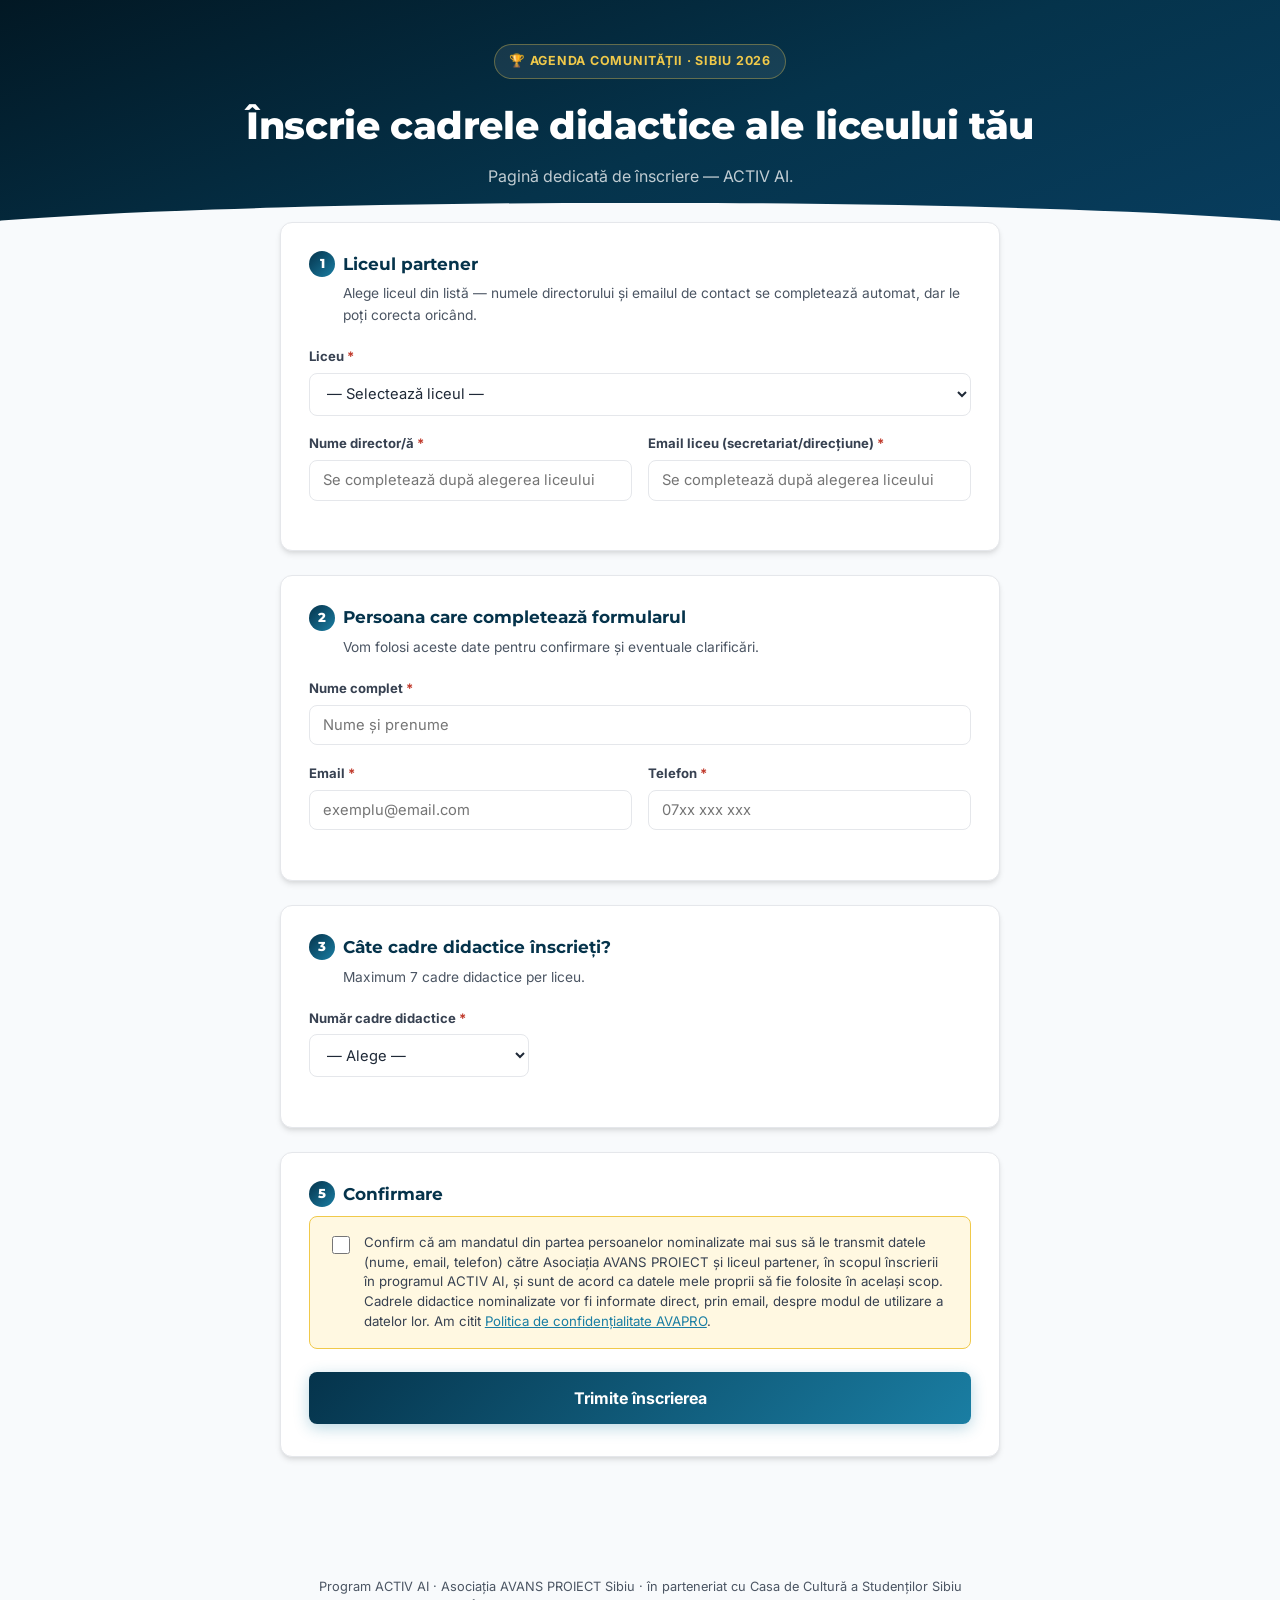
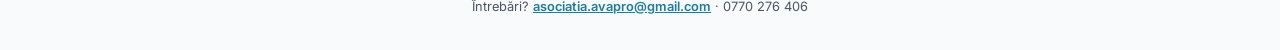
<file: inscriere-activ-ai.html>
<!DOCTYPE html>
<html lang="ro">
<head>
<meta charset="UTF-8">
<meta name="viewport" content="width=device-width, initial-scale=1.0">
<title>Înscriere ACTIV AI — Sibiu 2026 | Asociația Avans Proiect (AVAPRO)</title>
<meta name="description" content="Înscrie cadrele didactice ale liceului tău în programul ACTIV AI — formare de facilitatori de creativitate digitală pentru licee din Sibiu, 2026.">
<meta name="robots" content="index, follow">
<link rel="canonical" href="https://avansproiect.ro/inscriere-activ-ai.html">
<meta property="og:type" content="website">
<meta property="og:title" content="Înscriere ACTIV AI — Sibiu 2026">
<meta property="og:description" content="Înscrie cadrele didactice ale liceului tău în programul ACTIV AI — formare de facilitatori de creativitate digitală pentru licee din Sibiu, 2026.">
<meta property="og:url" content="https://avansproiect.ro/inscriere-activ-ai.html">
<meta property="og:image" content="https://avansproiect.ro/imagini/activ.png">
<meta property="og:locale" content="ro_RO">
<meta property="og:site_name" content="Asociația Avans Proiect — AVAPRO">
<meta name="twitter:card" content="summary_large_image">
<meta name="twitter:title" content="Înscriere ACTIV AI — Sibiu 2026">
<meta name="twitter:description" content="Înscrie cadrele didactice ale liceului tău în programul ACTIV AI — formare de facilitatori de creativitate digitală pentru licee din Sibiu, 2026.">
<meta name="twitter:image" content="https://avansproiect.ro/imagini/activ.png">
  
<title>Înscriere ACTIV AI — Pagină dedicată</title>
<link rel="preconnect" href="https://fonts.googleapis.com">
<link rel="preconnect" href="https://fonts.gstatic.com" crossorigin>
<link href="https://fonts.googleapis.com/css2?family=Montserrat:wght@400;500;600;700;800;900&family=Lora:ital,wght@0,400;0,600;0,700;1,400;1,600&family=Inter:wght@400;500;600;700;800&display=swap" rel="stylesheet">
<style>
:root { --navy:#05334B;--cerulean:#1A7EA3;--cerulean-mid:#1592C0;--cerulean-lt:#EAF4FB;--cerulean-bd:#B3D9EC;--gold:#C5940A;--gold-lt:#FFF8E1;--gold-bd:#F0C94A;--pearl:#F8FAFC;--dark:#1f2937;--medium:#374151;--light:#4b5563;--border:#e5e7eb;--white:#ffffff;--footer-bg:#0A1F2E;--grad-hero:linear-gradient(160deg, #021824 0%, #05334B 55%, #083D5E 100%);--grad-cerulean:linear-gradient(135deg, #05334B 0%, #1A7EA3 100%);--grad-gold:linear-gradient(135deg, #B8820A 0%, #E8B422 100%);--shadow-card:0 4px 6px -1px rgba(0,0,0,.10), 0 2px 4px -1px rgba(0,0,0,.06);--shadow-hover:0 10px 25px -5px rgba(0,0,0,.15), 0 4px 10px -3px rgba(0,0,0,.10);--shadow-blue:0 4px 15px rgba(26,126,163,.30);--r-card:12px;--r-sm:8px;  }
*, *::before, *::after { box-sizing: border-box; }
html { scroll-behavior: smooth; }
body { margin:0; padding:0; background:var(--pearl); color:var(--dark); font-family:'Inter',sans-serif; line-height:1.6; }
h1,h2 { font-family:'Montserrat',sans-serif; }
h3 { font-family:'Lora',serif; }
a { color:inherit; }
.standalone-top {
  background:var(--grad-hero); color:white; padding:2.75rem 1.5rem 3.25rem; text-align:center;
  position:relative; overflow:hidden;
}
.standalone-top::after {
  content:''; position:absolute; bottom:-1px; left:0; right:0; height:40px;
  background:var(--pearl); clip-path:ellipse(60% 100% at 50% 100%);
}
.top-eyebrow {
  display:inline-flex; align-items:center; gap:6px; font-size:.78rem; font-weight:700;
  letter-spacing:.06em; text-transform:uppercase; color:var(--gold-bd);
  background:rgba(255,255,255,.08); border:1px solid rgba(240,201,74,.35);
  padding:.4rem .9rem; border-radius:999px; margin-bottom:1rem;
}
.standalone-top h1 { font-size:clamp(1.6rem,4vw,2.4rem); font-weight:800; margin:0 0 .5rem; letter-spacing:-.01em; }
.standalone-top p { font-size:1rem; color:rgba(255,255,255,.75); max-width:560px; margin:0 auto; }
.standalone-wrap { max-width:760px; margin:-1.25rem auto 0; padding:0 1.25rem 4rem; position:relative; z-index:2; }
.standalone-footer { text-align:center; padding:2rem 1rem; font-size:.8rem; color:var(--light); }
.standalone-footer a { color:var(--cerulean, var(--indigo-mid)); font-weight:600; }

.enroll-modal-overlay {
  position:fixed; inset:0; z-index:9999; background:rgba(3,10,16,.72);
  display:none; align-items:flex-start; justify-content:center;
  padding:2.5rem 1rem; overflow-y:auto;
}
.enroll-modal-overlay.open { display:flex; }
body.enroll-modal-lock { overflow:hidden; }
.enroll-modal {
  background:var(--pearl); max-width:740px; width:100%; border-radius:16px;
  position:relative; box-shadow:0 30px 80px rgba(0,0,0,.45);
  max-height:92vh; display:flex; flex-direction:column; margin:auto 0;
}
.enroll-modal-close {
  position:absolute; top:12px; right:12px; width:36px; height:36px; border-radius:50%;
  border:none; background:rgba(0,0,0,.07); font-size:1.05rem; cursor:pointer; z-index:5;
  display:flex; align-items:center; justify-content:center; color:var(--dark);
  transition:background .15s;
}
.enroll-modal-close:hover { background:rgba(0,0,0,.14); }
.enroll-modal-scroll { overflow-y:auto; padding:2.25rem 2rem 2.5rem; }
.enroll-modal-eyebrow {
  display:inline-flex; align-items:center; gap:6px; font-size:.74rem; font-weight:700;
  letter-spacing:.06em; text-transform:uppercase; color:var(--gold);
  background:var(--gold-lt); border:1px solid var(--gold-bd);
  padding:.35rem .85rem; border-radius:999px; margin-bottom:.9rem;
}
.enroll-modal-scroll h2 {
  font-family:'Montserrat',sans-serif; font-size:1.3rem; font-weight:800; margin:0 0 .4rem;
}
.enroll-modal-scroll > p { font-size:.9rem; color:var(--light); margin:0 0 1.5rem; }

:root {
  --navy:        #05334B;
  --cerulean:    #1A7EA3;
  --cerulean-mid:#1592C0;
  --cerulean-lt: #EAF4FB;
  --cerulean-bd: #B3D9EC;
  --gold:        #C5940A;
  --gold-lt:     #FFF8E1;
  --gold-bd:     #F0C94A;
  --pearl:       #F8FAFC;
  --dark:        #1f2937;
  --medium:      #374151;
  --light:       #4b5563;
  --border:      #e5e7eb;
  --white:       #ffffff;
  --red:         #c0392b;
  --red-lt:      #FDECEA;

  --grad-hero:   linear-gradient(160deg, #021824 0%, #05334B 55%, #083D5E 100%);
  --grad-cerulean: linear-gradient(135deg, #05334B 0%, #1A7EA3 100%);

  --shadow-card: 0 4px 6px -1px rgba(0,0,0,.10), 0 2px 4px -1px rgba(0,0,0,.06);
  --shadow-hover:0 10px 25px -5px rgba(0,0,0,.15), 0 4px 10px -3px rgba(0,0,0,.10);
  --r-card: 12px;
  --r-sm:   8px;
}
*, *::before, *::after { box-sizing: border-box; }
html { scroll-behavior: smooth; }
body { margin:0; padding:0; background:var(--pearl); color:var(--dark); font-family:'Inter',sans-serif; line-height:1.6; }
h1,h2 { font-family:'Montserrat',sans-serif; }
h3 { font-family:'Lora',serif; }
a { color:var(--cerulean); }

  
.top-banner {
  background:var(--grad-hero); color:white; padding:2.75rem 1.5rem 3.25rem; text-align:center;
  position:relative; overflow:hidden;
}
.top-banner::after {
  content:''; position:absolute; bottom:-1px; left:0; right:0; height:40px;
  background:var(--pearl); clip-path:ellipse(60% 100% at 50% 100%);
}
.top-eyebrow {
  display:inline-flex; align-items:center; gap:6px; font-size:.78rem; font-weight:700;
  letter-spacing:.06em; text-transform:uppercase; color:var(--gold-bd);
  background:rgba(255,255,255,.08); border:1px solid rgba(240,201,74,.35);
  padding:.4rem .9rem; border-radius:999px; margin-bottom:1rem;
}
.top-banner h1 { font-size:clamp(1.6rem,4vw,2.4rem); font-weight:800; margin:0 0 .5rem; letter-spacing:-.01em; }
.top-banner p { font-size:1rem; color:rgba(255,255,255,.75); max-width:560px; margin:0 auto; }

.wrap { max-width:760px; margin:-1.25rem auto 0; padding:0 1.25rem 4rem; position:relative; z-index:2; }

.em-card {
  background:var(--white); border:1px solid var(--border); border-radius:var(--r-card);
  box-shadow:var(--shadow-card); padding:1.75rem 1.75rem 2rem; margin-bottom:1.5rem;
}
.em-card h2 {
  font-size:1.05rem; font-weight:700; color:var(--navy); margin:0 0 .3rem;
  display:flex; align-items:center; gap:.5rem;
}
.em-card .em-step-num {
  display:inline-flex; align-items:center; justify-content:center; width:26px; height:26px;
  border-radius:50%; background:var(--grad-cerulean); color:white; font-size:.8rem; font-weight:800;
  flex-shrink:0;
}
.em-card .em-card-sub { font-size:.86rem; color:var(--light); margin:0 0 1.25rem; padding-left:34px; }

.em-field { margin-bottom:1.1rem; }
.em-field label {
  display:block; font-size:.82rem; font-weight:700; color:var(--medium); margin-bottom:.35rem;
}
.em-field label .em-req { color:var(--red); }
.em-field .em-hint { font-size:.76rem; color:var(--light); margin-top:.3rem; }
.em-field input, .em-field select {
  width:100%; padding:.65rem .8rem; border:1.5px solid var(--border); border-radius:var(--r-sm);
  font-size:.92rem; font-family:'Inter',sans-serif; color:var(--dark); background:var(--white);
  transition:border-color .15s, box-shadow .15s;
}
.em-field input:focus, .em-field select:focus {
  outline:none; border-color:var(--cerulean); box-shadow:0 0 0 3px rgba(26,126,163,.12);
}
.em-field input.err, .em-field select.err { border-color:var(--red); background:var(--red-lt); }
.em-row2 { display:grid; grid-template-columns:1fr 1fr; gap:1rem; }
@media (max-width:560px){ .em-row2 { grid-template-columns:1fr; } }

.em-suggest-tag {
  display:inline-flex; align-items:center; gap:5px; font-size:.72rem; font-weight:600;
  color:var(--cerulean); background:var(--cerulean-lt); border:1px solid var(--cerulean-bd);
  padding:.2rem .55rem; border-radius:999px; margin-top:.4rem;
}

.em-teacher-card {
  border:1.5px solid var(--cerulean-bd); background:var(--cerulean-lt); border-radius:var(--r-card);
  padding:1.15rem 1.15rem 1.3rem; margin-bottom:1rem; position:relative;
}
.em-teacher-card-title {
  font-family:'Montserrat',sans-serif; font-weight:800; font-size:.85rem; color:var(--navy);
  margin:0 0 .85rem; display:flex; align-items:center; gap:.5rem;
}
.em-teacher-num {
  display:inline-flex; align-items:center; justify-content:center; width:22px; height:22px;
  border-radius:6px; background:var(--gold); color:white; font-size:.72rem; font-weight:800;
}
.em-teacher-grid { display:grid; grid-template-columns:1.3fr 1fr 1fr; gap:.75rem; }
@media (max-width:640px){ .em-teacher-grid { grid-template-columns:1fr; } }
.em-teacher-grid .em-field { margin-bottom:0; }

.em-consent-box {
  display:flex; align-items:flex-start; gap:.7rem; background:var(--gold-lt);
  border:1px solid var(--gold-bd); border-radius:var(--r-sm); padding:1rem 1.1rem; margin-top:.5rem;
}
.em-consent-box input[type="checkbox"] { margin-top:.2rem; width:18px; height:18px; flex-shrink:0; accent-color:var(--cerulean); }
.em-consent-box label { font-size:.83rem; color:var(--medium); line-height:1.5; }

.em-btn-submit {
  width:100%; background:var(--grad-cerulean); color:white; border:none; padding:1rem;
  font-size:1rem; font-weight:700; border-radius:var(--r-sm); cursor:pointer;
  box-shadow:0 4px 15px rgba(26,126,163,.3); transition:transform .15s, box-shadow .15s;
  font-family:'Inter',sans-serif;
}
.em-btn-submit:hover { transform:translateY(-1px); box-shadow:0 6px 20px rgba(26,126,163,.4); }
.em-btn-submit:disabled { opacity:.6; cursor:not-allowed; transform:none; }

.em-status-msg {
  margin-top:1rem; padding:.9rem 1.1rem; border-radius:var(--r-sm); font-size:.88rem; font-weight:600;
  display:none;
}
.em-status-msg.em-show { display:block; }
.em-status-msg.em-sending { background:var(--cerulean-lt); color:var(--cerulean); border:1px solid var(--cerulean-bd); }
.em-status-msg.em-sent { background:#E8F5E9; color:#2E7D32; border:1px solid #A5D6A7; }
.em-status-msg.em-error { background:var(--red-lt); color:var(--red); border:1px solid #F5C6C2; }

.em-form-err-banner {
  background:var(--red-lt); border:1px solid #F5C6C2; color:var(--red); border-radius:var(--r-sm);
  padding:.85rem 1rem; font-size:.85rem; margin-bottom:1.25rem; display:none;
}
.em-form-err-banner.em-show { display:block; }

footer.mini-footer { text-align:center; padding:2rem 1rem; font-size:.8rem; color:var(--light); }
footer.mini-footer a { color:var(--cerulean); font-weight:600; }


</style>
</head>
<body>

<div class="standalone-top">
  <span class="top-eyebrow">🏆 Agenda Comunității · Sibiu 2026</span>
  <h1>Înscrie cadrele didactice ale liceului tău</h1>
  <p>Pagină dedicată de înscriere — ACTIV AI.</p>
</div>

<div class="standalone-wrap">
<form id="inscriere-form" autocomplete="off">

    <!-- Honeypot anti-spam — invizibil pentru oameni -->
    <input type="text" name="hp_token_avapro" id="hp-field" style="position:absolute;left:-9999px;width:1px;height:1px;opacity:0;" tabindex="-1" autocomplete="off" aria-hidden="true">

    <div class="em-form-err-banner" id="em-form-err-banner"></div>

    <!-- STEP 1 — LICEU -->
    <div class="em-card">
      <h2><span class="em-step-num">1</span> Liceul partener</h2>
      <p class="em-card-sub">Alege liceul din listă — numele directorului și emailul de contact se completează automat, dar le poți corecta oricând.</p>

      <div class="em-field">
        <label for="f-liceu">Liceu <span class="em-req">*</span></label>
        <select id="f-liceu">
          <option value="">— Selectează liceul —</option>
        </select>
      </div>

      <div class="em-field" id="custom-liceu-field" style="display:none;">
        <label for="f-liceu-custom">Numele liceului (completează manual) <span class="em-req">*</span></label>
        <input type="text" id="f-liceu-custom" placeholder="ex. Liceul Teoretic ...">
        <span class="em-hint">Liceu nou, nemenționat în lista de mai sus — completează numele exact.</span>
      </div>

      <div class="em-row2">
        <div class="em-field">
          <label for="f-director">Nume director/ă <span class="em-req">*</span></label>
          <input type="text" id="f-director" placeholder="Se completează după alegerea liceului">
          <span class="em-hint" id="director-hint" style="display:none;"><span class="em-suggest-tag">💡 sugestie — poți corecta</span></span>
        </div>
        <div class="em-field">
          <label for="f-email-liceu">Email liceu (secretariat/direcțiune) <span class="em-req">*</span></label>
          <input type="email" id="f-email-liceu" placeholder="Se completează după alegerea liceului">
          <span class="em-hint" id="email-hint" style="display:none;"><span class="em-suggest-tag">💡 sugestie — poți corecta</span></span>
        </div>
      </div>
    </div>

    <!-- STEP 2 — PERSOANA DE CONTACT -->
    <div class="em-card">
      <h2><span class="em-step-num">2</span> Persoana care completează formularul</h2>
      <p class="em-card-sub">Vom folosi aceste date pentru confirmare și eventuale clarificări.</p>

      <div class="em-field">
        <label for="f-contact-nume">Nume complet <span class="em-req">*</span></label>
        <input type="text" id="f-contact-nume" placeholder="Nume și prenume">
      </div>
      <div class="em-row2">
        <div class="em-field">
          <label for="f-contact-email">Email <span class="em-req">*</span></label>
          <input type="email" id="f-contact-email" placeholder="exemplu@email.com">
        </div>
        <div class="em-field">
          <label for="f-contact-telefon">Telefon <span class="em-req">*</span></label>
          <input type="tel" id="f-contact-telefon" placeholder="07xx xxx xxx">
        </div>
      </div>
    </div>

    <!-- STEP 3 — NUMAR CADRE DIDACTICE -->
    <div class="em-card">
      <h2><span class="em-step-num">3</span> Câte cadre didactice înscrieți?</h2>
      <p class="em-card-sub">Maximum 7 cadre didactice per liceu.</p>

      <div class="em-field" style="max-width:220px;">
        <label for="f-numar">Număr cadre didactice <span class="em-req">*</span></label>
        <select id="f-numar">
          <option value="">— Alege —</option>
          <option value="1">1</option>
          <option value="2">2</option>
          <option value="3">3</option>
          <option value="4">4</option>
          <option value="5">5</option>
          <option value="6">6</option>
          <option value="7">7</option>
        </select>
      </div>
    </div>

    <!-- STEP 4 — CARDURI DINAMICE CADRE DIDACTICE -->
    <div class="em-card" id="teachers-card" style="display:none;">
      <h2><span class="em-step-num">4</span> Datele cadrelor didactice</h2>
      <p class="em-card-sub">Completează numele, emailul și telefonul pentru fiecare persoană înscrisă.</p>
      <div id="teachers-container"></div>
    </div>

    <!-- STEP 5 — CONSIMTAMANT -->
    <div class="em-card">
      <h2><span class="em-step-num">5</span> Confirmare</h2>
      <div class="em-consent-box">
        <input type="checkbox" id="f-consent">
        <label for="f-consent">
          Confirm că am mandatul din partea persoanelor nominalizate mai sus să le transmit datele
          (nume, email, telefon) către Asociația AVANS PROIECT și liceul partener, în scopul
          înscrierii în programul ACTIV AI, și sunt de acord ca datele mele proprii să fie
          folosite în același scop. Cadrele didactice nominalizate vor fi informate direct, prin
          email, despre modul de utilizare a datelor lor. Am citit
          <a href="politica-confidentialitate.html" target="_blank" rel="noopener">Politica de confidențialitate AVAPRO</a>.
        </label>
      </div>

      <button type="submit" class="em-btn-submit" id="em-btn-submit" style="margin-top:1.4rem;">
        Trimite înscrierea
      </button>
      <div class="em-status-msg" id="em-status-msg"></div>
    </div>

  </form>

  <!-- Mecanism de trimitere fără CORS: formular real -> iframe ascuns.
       Google Apps Script are probleme cunoscute cu CORS pentru fetch() POST;
       trimiterea printr-un formular HTML real către un iframe nu e supusă
       acestor restricții. -->
  <form id="enroll-hidden-proxy" method="POST" target="_blank" style="display:none;">
    <input type="hidden" name="payload" id="enroll-hidden-payload">
  </form>
</div>

<div class="standalone-footer">
  Program ACTIV AI · Asociația AVANS PROIECT Sibiu · în parteneriat cu Casa de Cultură a Studenților Sibiu<br>
  Întrebări? <a href="mailto:asociatia.avapro@gmail.com">asociatia.avapro@gmail.com</a> · 0770 276 406
</div>

<script>
(function(){


'use strict';

// ── Plasă de siguranță — se atașează ÎNAINTE de orice altă inițializare,
// ca formularul să nu facă niciodată submit nativ (reîncărcare de pagină),
// indiferent dacă restul scriptului de mai jos eșuează dintr-un motiv sau altul.
var safetyForm = document.getElementById('inscriere-form');
if (safetyForm) {
  safetyForm.addEventListener('submit', function(e){ e.preventDefault(); });
}

// ── URL-ul web app-ului Google Apps Script — completează după deploy ──────
var ENDPOINT_URL = 'https://script.google.com/macros/s/AKfycbyPwL6sJRTQuTfp-d-gcquP9ECTFqryzQ1b_HlS6MiZ4ZqqqgBMF4a9suKavZ00UFxK8w/exec';
var PROGRAM_ID = 'ACTIV_AI';
var proxyFormEl = document.getElementById('enroll-hidden-proxy');
if (proxyFormEl) { proxyFormEl.action = ENDPOINT_URL; }

// ── Lista liceelor partenere ────────────────────────────────────────────
var SCHOOLS = [
  { id:'lazar',         name:'Colegiul Național "Gheorghe Lazăr"',                 director:'prof. Gabriel Octavian Negrea',      email:'cnglazar@gmail.com' },
  { id:'goga',          name:'Colegiul Național "Octavian Goga"',                  director:'prof. Alexandra-Maria Tischer',      email:'secretariat@cnogsibiu.ro' },
  { id:'noica',         name:'Liceul Teoretic "Constantin Noica"',                 director:'prof. Sasca Vasile Tiberiu',         email:'contact@ltcn.ro' },
  { id:'brukenthal',    name:'Colegiul Național "Samuel von Brukenthal"',          director:'prof. Hay Monika',                   email:'secretariat@brukenthal.ro' },
  { id:'saguna',        name:'Colegiul Național Pedagogic "Andrei Șaguna"',        director:'prof. Mihaela Filip',                email:'cnpas_sb@yahoo.com' },
  { id:'ghibu',         name:'Liceul Teoretic "Onisifor Ghibu"',                   director:'prof. dr. Batâr Maria',              email:'office@onisifor-ghibu.ro' },
  { id:'independenta',  name:'Liceul Tehnologic "Independența"',                   director:'',                                   email:'ltindependentasibiu@gmail.com' },
  { id:'arta',          name:'Liceul de Artă Sibiu',                               director:'prof. Dăncăneț Elena-Mona',          email:'office@licartasibiu.ro' },
  { id:'baritiu',       name:'Colegiul Economic "George Barițiu"',                 director:'prof. Gruia Florentina',             email:'liceuleconomic@yahoo.com' },
  { id:'barcianu',      name:'Colegiul Agricol "Daniil Popovici Barcianu"',        director:'prof. Popoviciu Mihaela Sabina',     email:'barcianu@yahoo.com' }
];

var selLiceu = document.getElementById('f-liceu');
SCHOOLS.forEach(function(s){
  var o = document.createElement('option');
  o.value = s.id; o.textContent = s.name;
  selLiceu.appendChild(o);
});
var otherOpt = document.createElement('option');
otherOpt.value = 'altul';
otherOpt.textContent = '— Alt liceu (nemenționat mai sus) —';
selLiceu.appendChild(otherOpt);

var customLiceuField = document.getElementById('custom-liceu-field');
var fLiceuCustom = document.getElementById('f-liceu-custom');

var fDirector = document.getElementById('f-director');
var fEmailLiceu = document.getElementById('f-email-liceu');
var directorHint = document.getElementById('director-hint');
var emailHint = document.getElementById('email-hint');

selLiceu.addEventListener('change', function(){
  if (selLiceu.value === 'altul') {
    customLiceuField.style.display = 'block';
    fDirector.value = '';
    fEmailLiceu.value = '';
    directorHint.style.display = 'none';
    emailHint.style.display = 'none';
    fLiceuCustom.focus();
    return;
  }
  customLiceuField.style.display = 'none';
  fLiceuCustom.value = '';
  var s = SCHOOLS.filter(function(x){ return x.id === selLiceu.value; })[0];
  if (!s) { fDirector.value=''; fEmailLiceu.value=''; directorHint.style.display='none'; emailHint.style.display='none'; return; }
  fDirector.value = s.director || '';
  fEmailLiceu.value = s.email || '';
  directorHint.style.display = s.director ? 'block' : 'none';
  emailHint.style.display = s.email ? 'block' : 'none';
});

// ── Generare dinamică a cardurilor pentru cadre didactice ──────────────
var numSel = document.getElementById('f-numar');
var teachersCard = document.getElementById('teachers-card');
var teachersContainer = document.getElementById('teachers-container');
var currentTeacherValues = [];

function readCurrentTeacherValues(){
  var cards = teachersContainer.querySelectorAll('.em-teacher-card');
  var vals = [];
  cards.forEach(function(c){
    vals.push({
      nume: c.querySelector('.t-nume').value,
      email: c.querySelector('.t-email').value,
      telefon: c.querySelector('.t-telefon').value
    });
  });
  return vals;
}

function renderTeacherCards(n){
  var prev = readCurrentTeacherValues();
  teachersContainer.innerHTML = '';
  for (var i = 0; i < n; i++) {
    var v = prev[i] || { nume:'', email:'', telefon:'' };
    var teacherCardEl = document.createElement('div');
    teacherCardEl.className = 'em-teacher-card';
    teacherCardEl.innerHTML =
      '<div class="em-teacher-card-title"><span class="em-teacher-num">' + (i+1) + '</span> Cadru didactic ' + (i+1) + '</div>' +
      '<div class="em-teacher-grid">' +
        '<div class="em-field"><label>Nume complet <span class="em-req">*</span></label>' +
          '<input type="text" class="t-nume" placeholder="Nume și prenume" value="' + escapeHtml(v.nume) + '"></div>' +
        '<div class="em-field"><label>Email <span class="em-req">*</span></label>' +
          '<input type="email" class="t-email" placeholder="exemplu@email.com" value="' + escapeHtml(v.email) + '"></div>' +
        '<div class="em-field"><label>Telefon <span class="em-req">*</span></label>' +
          '<input type="tel" class="t-telefon" placeholder="07xx xxx xxx" value="' + escapeHtml(v.telefon) + '"></div>' +
      '</div>';
    teachersContainer.appendChild(teacherCardEl);
  }
  teachersCard.style.display = n > 0 ? 'block' : 'none';
}

function escapeHtml(s){
  return (s||'').replace(/&/g,'&amp;').replace(/</g,'&lt;').replace(/>/g,'&gt;').replace(/"/g,'&quot;');
}

numSel.addEventListener('change', function(){
  var n = parseInt(numSel.value, 10) || 0;
  renderTeacherCards(n);
});

// ── Validare + trimitere ────────────────────────────────────────────────
var form = document.getElementById('inscriere-form');
var errBanner = document.getElementById('em-form-err-banner');
var statusMsg = document.getElementById('em-status-msg');
var btnSubmit = document.getElementById('em-btn-submit');

var EMAIL_RE = /^[^\s@]+@[^\s@]+\.[^\s@]+$/;
var PHONE_RE = /^[+]?[\d\s().-]{9,15}$/;

function markErr(el, isErr){ if (el) el.classList.toggle('err', !!isErr); }

function validate(){
  var errors = [];
  [fDirector, fEmailLiceu, document.getElementById('f-contact-nume'),
   document.getElementById('f-contact-email'), document.getElementById('f-contact-telefon')]
   .forEach(function(el){ markErr(el, false); });

  if (!selLiceu.value) errors.push('Selectează liceul.');
  if (selLiceu.value === 'altul' && !fLiceuCustom.value.trim()) {
    errors.push('Completează numele liceului.');
    markErr(fLiceuCustom, true);
  } else {
    markErr(fLiceuCustom, false);
  }
  if (!fDirector.value.trim()) { errors.push('Numele directorului este obligatoriu.'); markErr(fDirector, true); }
  if (!fEmailLiceu.value.trim() || !EMAIL_RE.test(fEmailLiceu.value.trim())) { errors.push('Emailul liceului nu este valid.'); markErr(fEmailLiceu, true); }

  var cn = document.getElementById('f-contact-nume');
  var ce = document.getElementById('f-contact-email');
  var ct = document.getElementById('f-contact-telefon');
  if (!cn.value.trim()) { errors.push('Numele persoanei de contact este obligatoriu.'); markErr(cn, true); }
  if (!ce.value.trim() || !EMAIL_RE.test(ce.value.trim())) { errors.push('Emailul persoanei de contact nu este valid.'); markErr(ce, true); }
  if (!ct.value.trim() || !PHONE_RE.test(ct.value.trim())) { errors.push('Telefonul persoanei de contact nu este valid.'); markErr(ct, true); }

  var n = parseInt(numSel.value, 10) || 0;
  if (n < 1 || n > 7) errors.push('Alege numărul de cadre didactice (1–7).');

  var teacherCards = teachersContainer.querySelectorAll('.em-teacher-card');
  var teachers = [];
  teacherCards.forEach(function(c, idx){
    var nEl = c.querySelector('.t-nume'), eEl = c.querySelector('.t-email'), tEl = c.querySelector('.t-telefon');
    markErr(nEl,false); markErr(eEl,false); markErr(tEl,false);
    var nume = nEl.value.trim(), email = eEl.value.trim(), telefon = tEl.value.trim();
    if (!nume) { errors.push('Numele cadrului didactic ' + (idx+1) + ' este obligatoriu.'); markErr(nEl, true); }
    if (!email || !EMAIL_RE.test(email)) { errors.push('Emailul cadrului didactic ' + (idx+1) + ' nu este valid.'); markErr(eEl, true); }
    if (!telefon || !PHONE_RE.test(telefon)) { errors.push('Telefonul cadrului didactic ' + (idx+1) + ' nu este valid.'); markErr(tEl, true); }
    teachers.push({ nume:nume, email:email, telefon:telefon });
  });

  if (!document.getElementById('f-consent').checked) errors.push('Este necesar acordul din secțiunea de confirmare.');

  return { errors: errors, teachers: teachers };
}

form.addEventListener('submit', function(e){
  e.preventDefault();
  errBanner.classList.remove('em-show'); errBanner.innerHTML = '';
  statusMsg.className = 'em-status-msg';

  var result = validate();
  if (result.errors.length > 0) {
    errBanner.innerHTML = '<strong>Verifică formularul:</strong><br>' + result.errors.join('<br>');
    errBanner.classList.add('em-show');
    errBanner.scrollIntoView({ behavior:'smooth', block:'center' });
    return;
  }

  var payload = {
    hp: document.getElementById('hp-field').value, // honeypot — trebuie să rămână gol
    program: PROGRAM_ID,
    liceu: selLiceu.value === 'altul'
      ? fLiceuCustom.value.trim()
      : SCHOOLS.filter(function(s){ return s.id === selLiceu.value; })[0].name,
    director: fDirector.value.trim(),
    emailLiceu: fEmailLiceu.value.trim(),
    contactNume: document.getElementById('f-contact-nume').value.trim(),
    contactEmail: document.getElementById('f-contact-email').value.trim(),
    contactTelefon: document.getElementById('f-contact-telefon').value.trim(),
    teachers: result.teachers
  };

  btnSubmit.disabled = true;
  statusMsg.textContent = 'Se trimite înscrierea…';
  statusMsg.className = 'em-status-msg em-sending em-show';

  document.getElementById('enroll-hidden-payload').value = JSON.stringify(payload);
  var proxyForm = document.getElementById('enroll-hidden-proxy');
  // Trimite formularul într-un TAB NOU (target="_blank") — o navigare de tab normală,
  // nu una de iframe, deci nu e supusă restricțiilor CSP de tip frame-src pe care le
  // pot impune unele găzduiri (Netlify, Cloudflare Pages etc.).
  proxyForm.submit();
  showSentSuccess();
  btnSubmit.disabled = false;

  function showSentSuccess(){
    statusMsg.textContent = '✔ Cererea a fost trimisă — s-a deschis un tab nou cu confirmarea. Vei primi și email de confirmare în câteva minute (verifică și Spam).';
    statusMsg.className = 'em-status-msg em-sent em-show';
    form.reset();
    renderTeacherCards(0);
    numSel.value = '';
    directorHint.style.display = 'none';
    emailHint.style.display = 'none';
    customLiceuField.style.display = 'none';
  }
});



})();
</script>

</body>
</html>
</file>
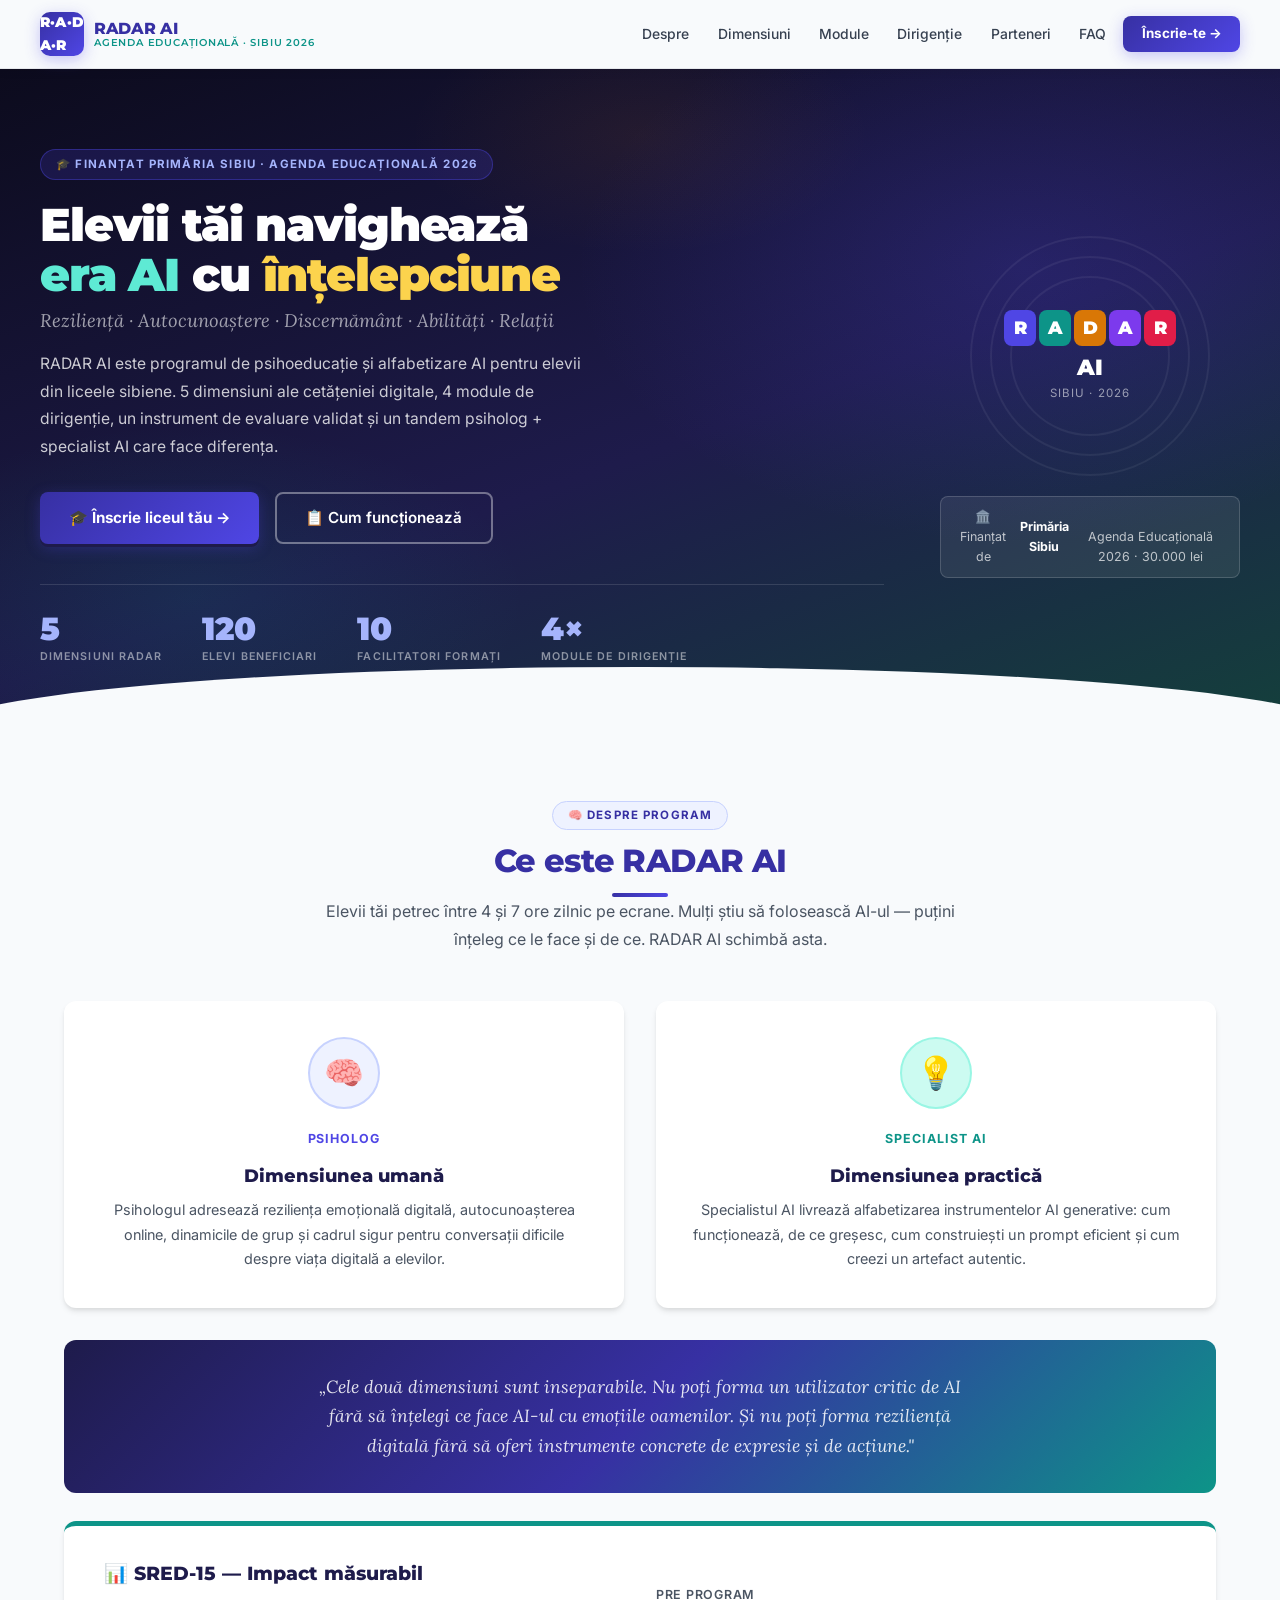
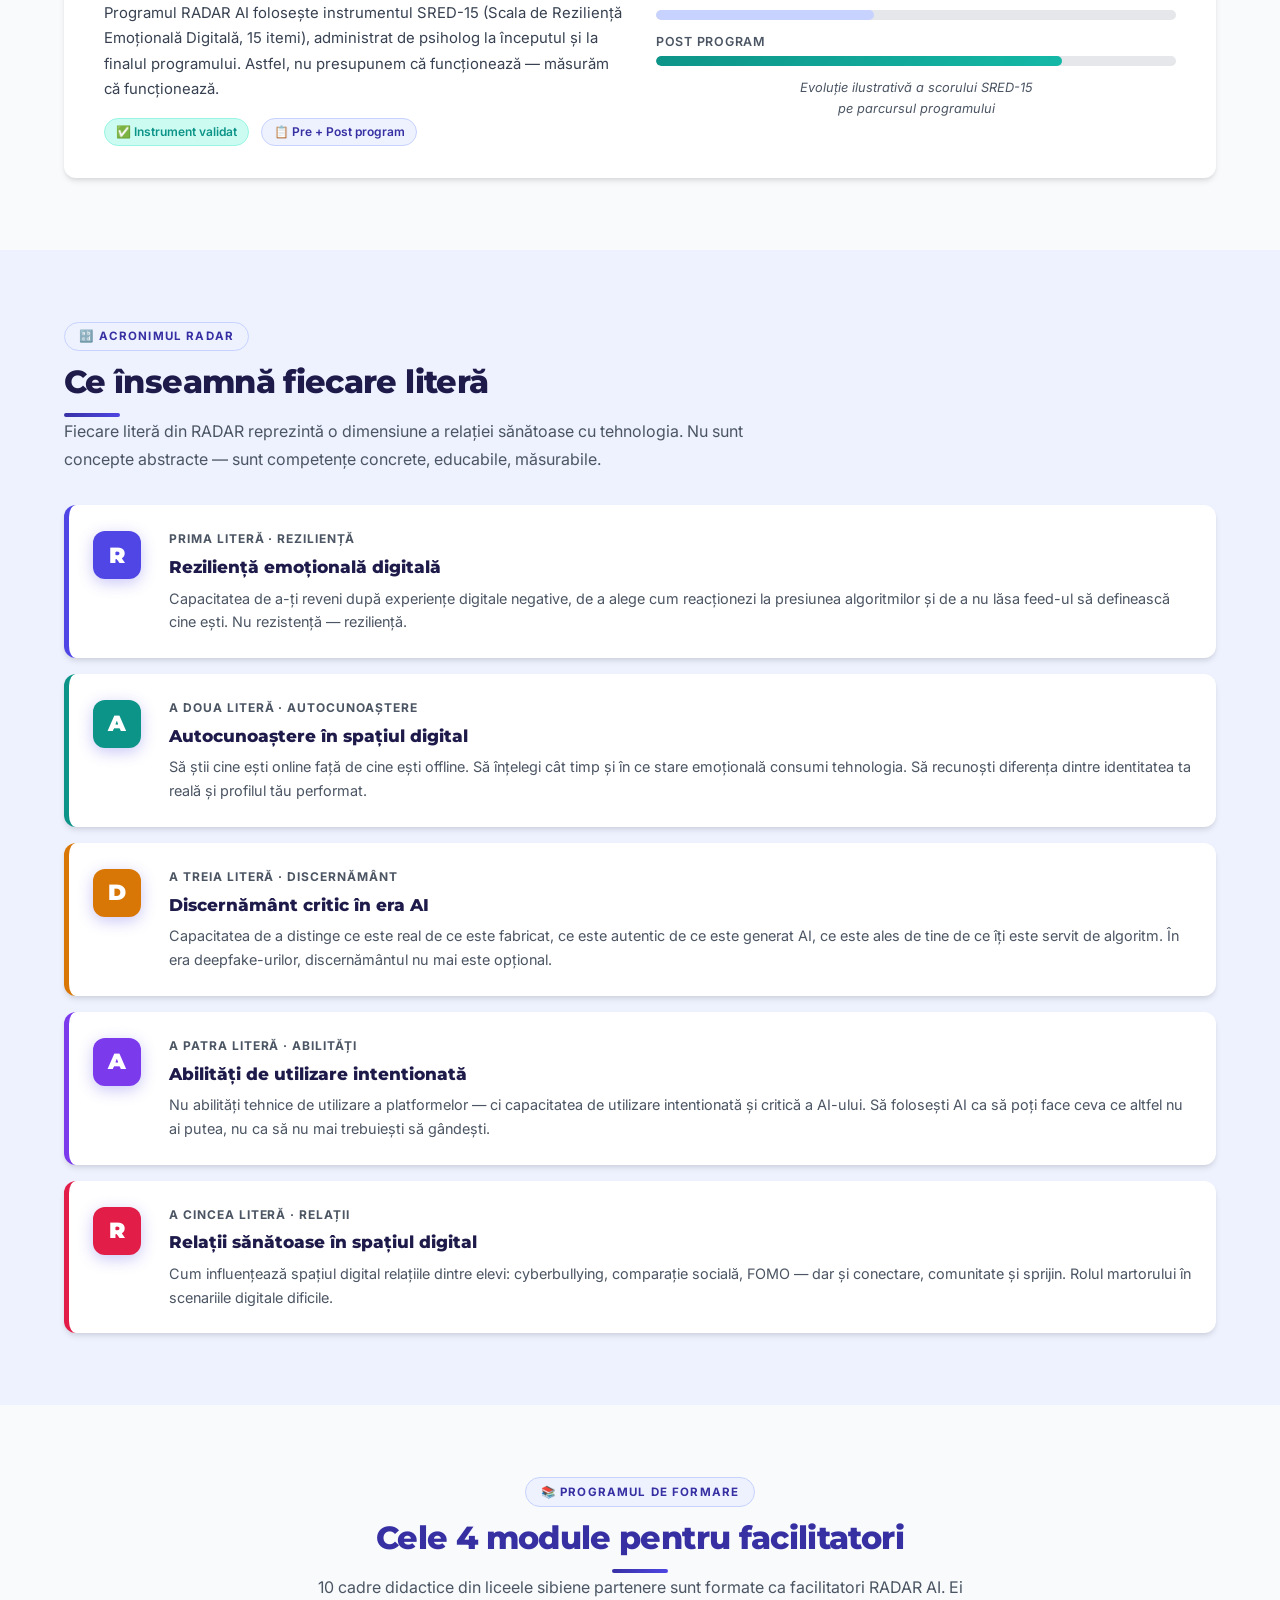
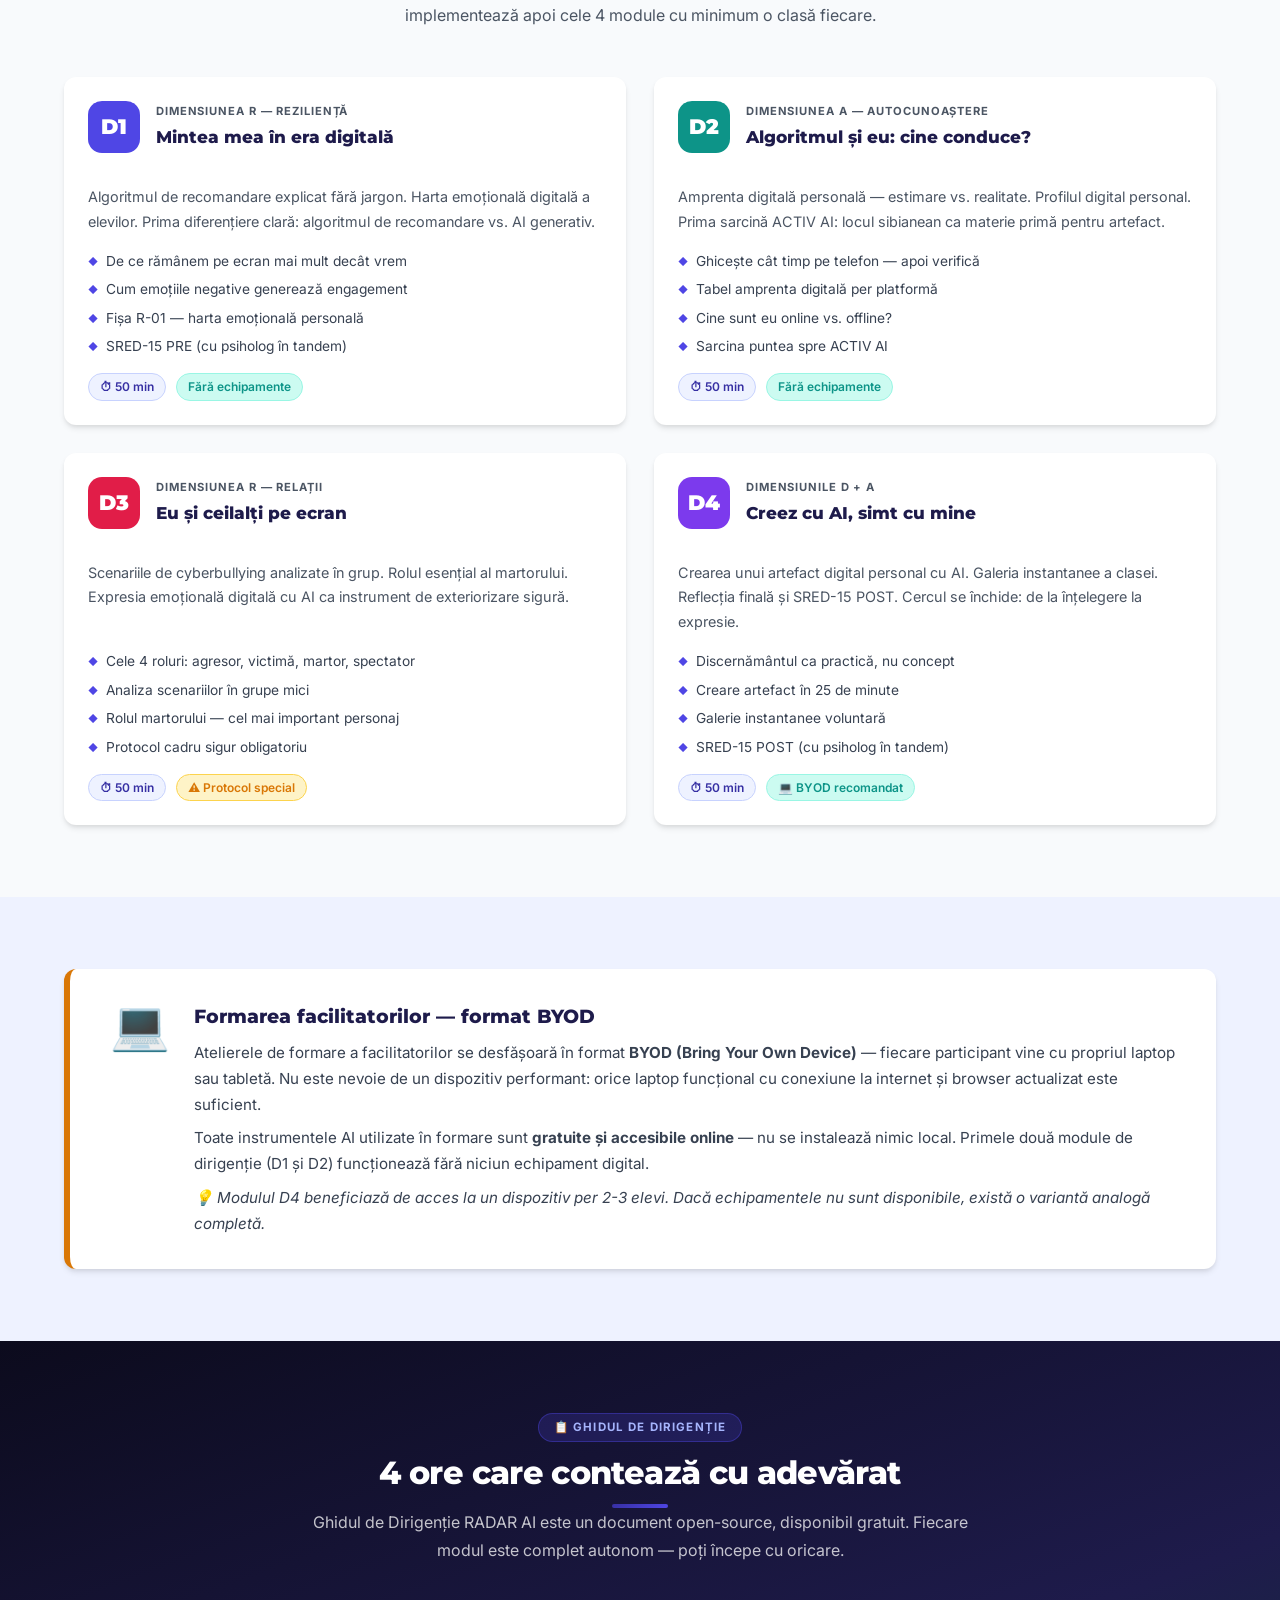
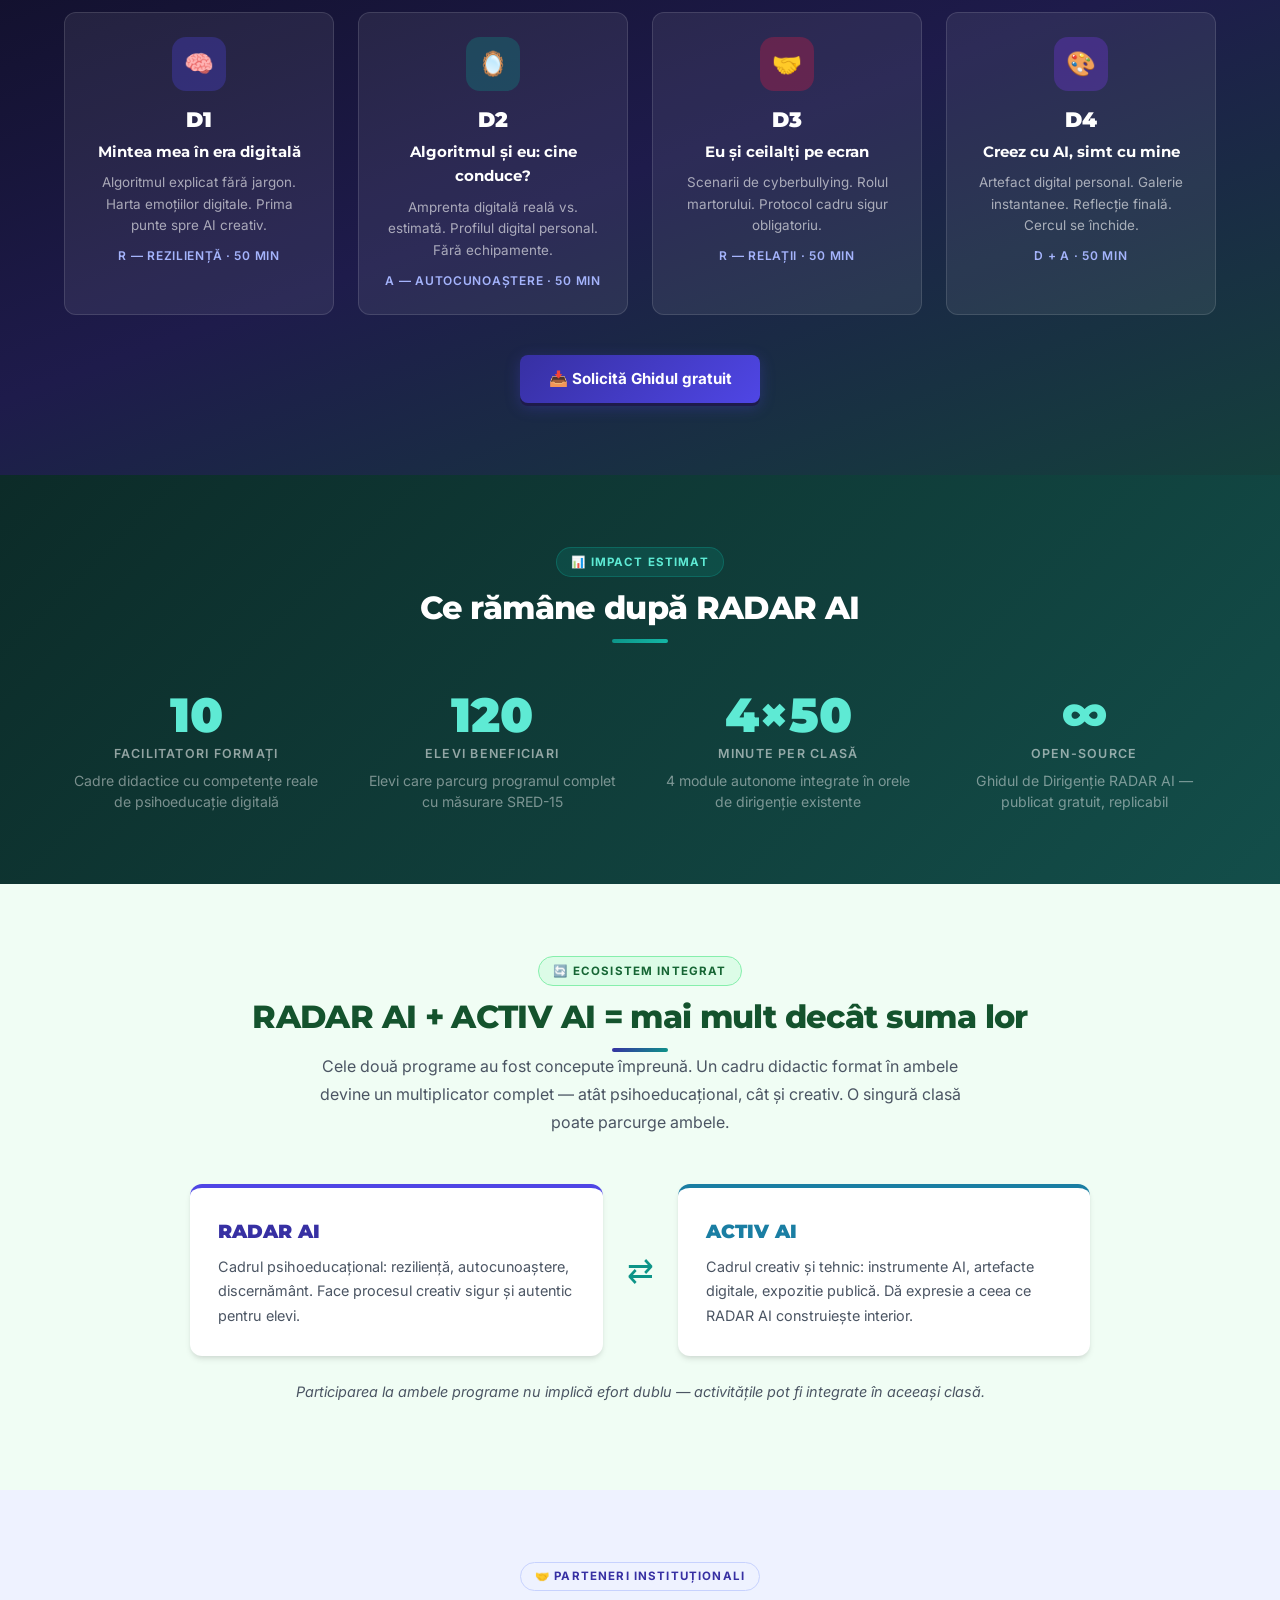
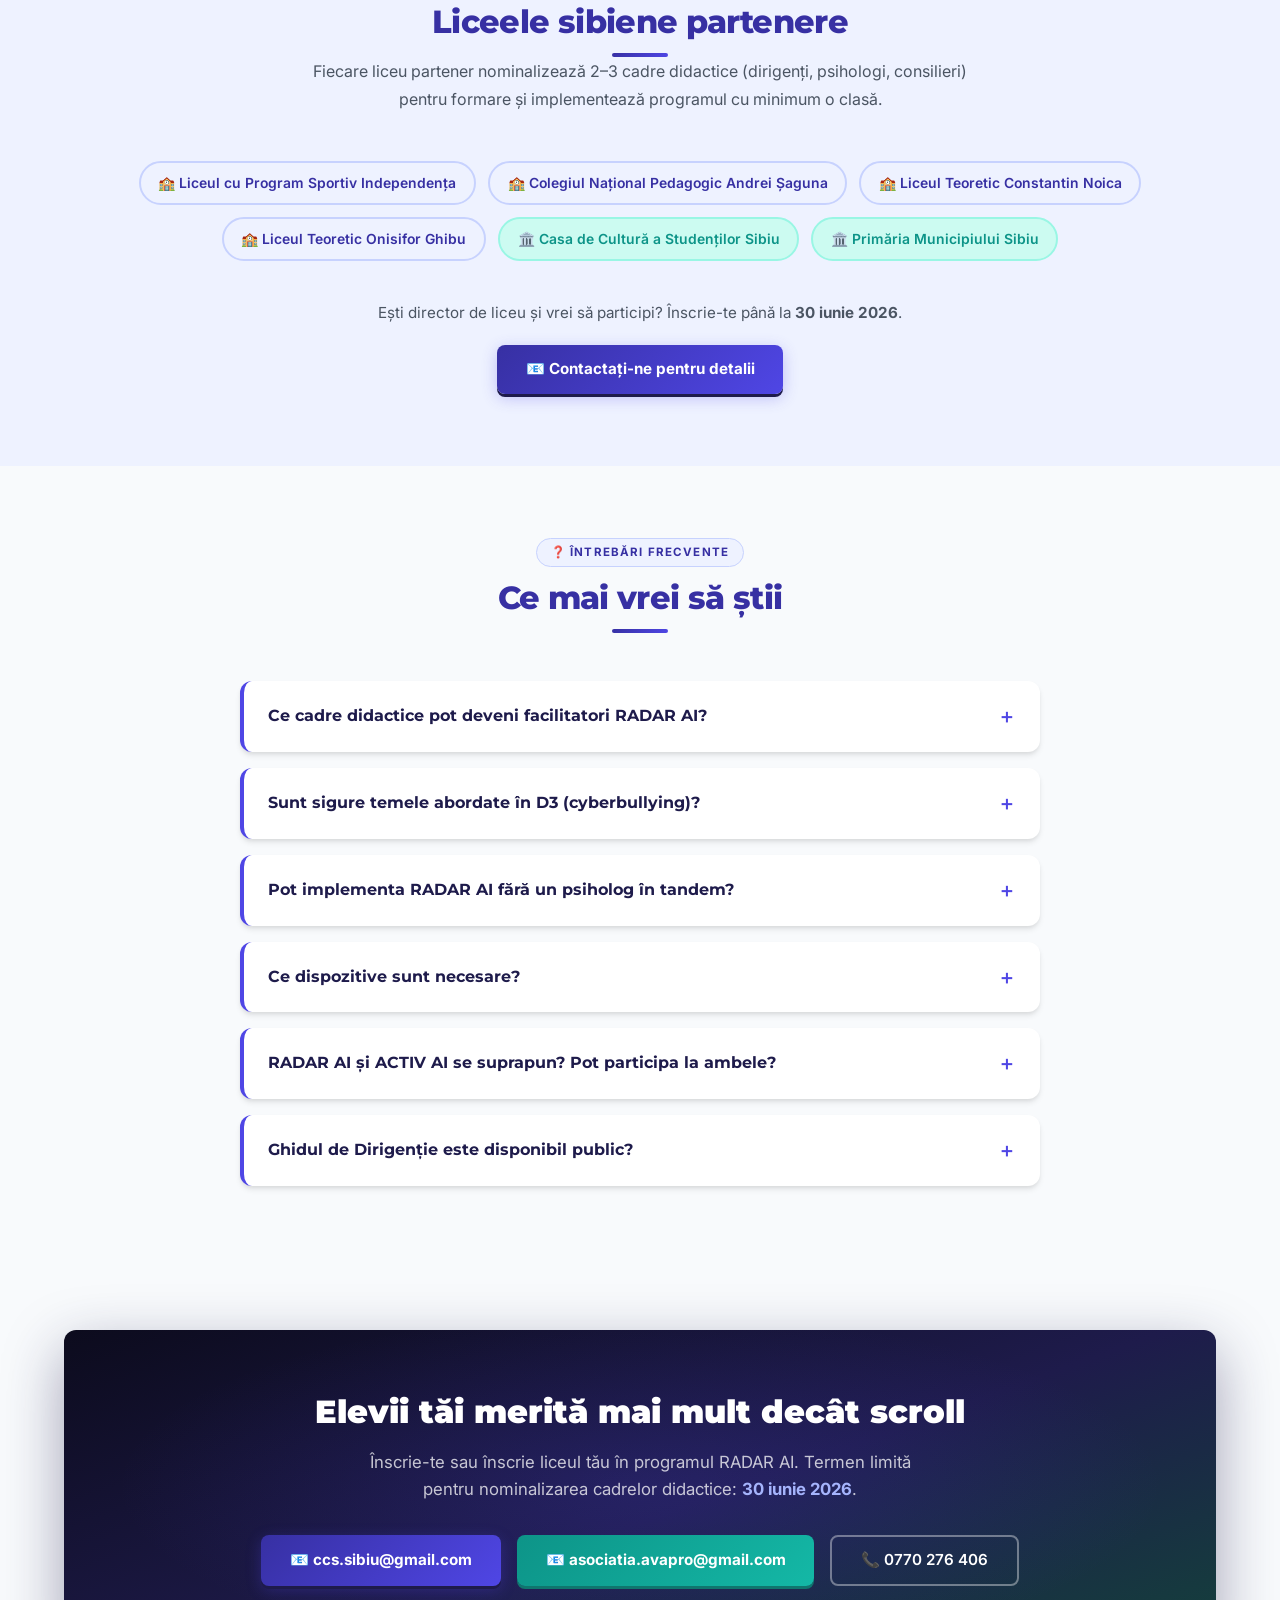
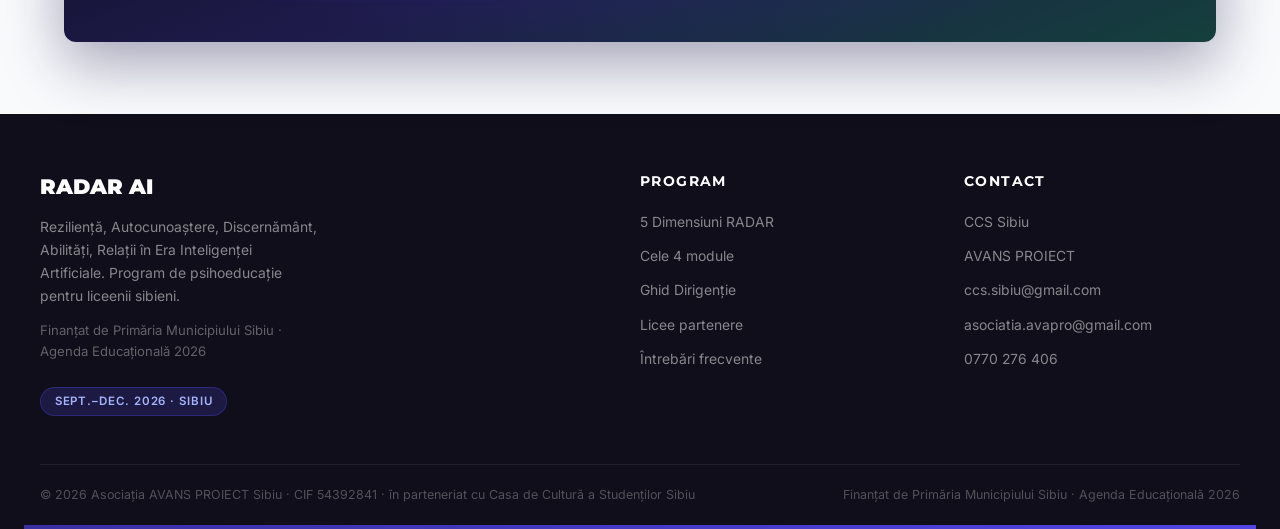
<file: radar_ai.html>
<!DOCTYPE html>
<html lang="ro">
<head>
<meta charset="UTF-8">
<meta name="viewport" content="width=device-width, initial-scale=1.0">
<title>RADAR AI — Reziliență, Autocunoaștere, Discernământ, Abilități, Relații în Era AI</title>
<meta name="description" content="RADAR AI este un program de psihoeducație și alfabetizare AI pentru elevii din liceele sibiene — 5 dimensiuni, 4 module, un cadru care face diferența.">
<meta property="og:title" content="RADAR AI — Sibiu 2026">
<meta property="og:description" content="Reziliență, Autocunoaștere, Discernământ, Abilități, Relații. Programul care îi ajută pe elevii sibieni să navigheze cu înțelepciune era AI.">
<meta property="og:type" content="website">
<link rel="preconnect" href="https://fonts.googleapis.com">
<link rel="preconnect" href="https://fonts.gstatic.com" crossorigin>
<link href="https://fonts.googleapis.com/css2?family=Montserrat:wght@400;500;600;700;800;900&family=Lora:ital,wght@0,400;0,600;0,700;1,400;1,600&family=Inter:wght@400;500;600;700;800&display=swap" rel="stylesheet">
<style>
/* ── DESIGN TOKENS — RADAR AI ─────────────────────────────────────────────── */
/*  Identitate vizuală distinctă față de ACTIV AI (cerulean) și AVAPRO (verde)
    Paleta: violet-indigo cald + teal accent + gold highlights
    Metafora: introspectiv, psihologic, adânc — nu tehnic                      */
:root {
  --indigo:       #3730A3;
  --indigo-mid:   #4F46E5;
  --indigo-lt:    #EEF2FF;
  --indigo-bd:    #C7D2FE;
  --teal:         #0D9488;
  --teal-lt:      #CCFBF1;
  --teal-bd:      #99F6E4;
  --gold:         #D97706;
  --gold-lt:      #FEF3C7;
  --gold-bd:      #FCD34D;
  --rose:         #E11D48;
  --pearl:        #F8FAFC;
  --dark:         #1f2937;
  --medium:       #374151;
  --light:        #4b5563;
  --border:       #e5e7eb;
  --white:        #ffffff;
  --footer-bg:    #0F0E1A;

  --grad-hero:    linear-gradient(160deg, #0C0B1D 0%, #1E1B4B 55%, #14403C 100%);
  --grad-indigo:  linear-gradient(135deg, #3730A3 0%, #4F46E5 100%);
  --grad-teal:    linear-gradient(135deg, #0D9488 0%, #14B8A6 100%);
  --grad-warm:    linear-gradient(135deg, #1E1B4B 0%, #3730A3 50%, #0D9488 100%);

  --shadow-card:  0 4px 6px -1px rgba(0,0,0,.10), 0 2px 4px -1px rgba(0,0,0,.06);
  --shadow-hover: 0 10px 25px -5px rgba(0,0,0,.15), 0 4px 10px -3px rgba(0,0,0,.10);
  --shadow-indigo:0 4px 15px rgba(79,70,229,.30);
  --r-card: 12px;
  --r-sm:   8px;

  /* Culori per dimensiune RADAR */
  --r-color:  #4F46E5;   /* Reziliență — indigo */
  --a1-color: #0D9488;   /* Autocunoaștere — teal */
  --d-color:  #D97706;   /* Discernământ — amber */
  --a2-color: #7C3AED;   /* Abilități — violet */
  --r2-color: #E11D48;   /* Relații — rose */
}

/* ── RESET ────────────────────────────────────────────────────────────────── */
*, *::before, *::after { box-sizing: border-box; }
html { scroll-behavior: smooth; }
body { margin:0; padding:0; background:var(--pearl); color:var(--dark); font-family:'Inter',sans-serif; line-height:1.6; }
img  { max-width:100%; height:auto; display:block; }
a    { text-decoration:none; }

/* ── TYPOGRAPHY ───────────────────────────────────────────────────────────── */
h1,.hero-title    { font-family:'Montserrat',sans-serif; }
h2,h3,.section-title { font-family:'Montserrat',sans-serif; }
.lora             { font-family:'Lora',serif; }

/* ── CONTAINER ────────────────────────────────────────────────────────────── */
.wrap { max-width:1200px; margin:0 auto; width:100%; padding:0 1.5rem; }

/* ── NAVBAR ───────────────────────────────────────────────────────────────── */
.nav-wrapper {
  position:sticky; top:0; z-index:1000;
  padding:.75rem 1.5rem;
  background:rgba(248,250,252,.96);
  backdrop-filter:blur(8px);
  border-bottom:1px solid var(--border);
  box-shadow:0 2px 10px rgba(0,0,0,.07);
}
.nav-bar { max-width:1200px; margin:0 auto; display:flex; justify-content:space-between; align-items:center; gap:1rem; }
.nav-brand { display:flex; align-items:center; gap:10px; color:var(--indigo); font-weight:800; font-family:'Montserrat',sans-serif; }
.nav-acronym {
  display:inline-flex; align-items:center; justify-content:center;
  width:44px; height:44px; border-radius:10px;
  background:var(--grad-indigo); color:white;
  font-family:'Montserrat',sans-serif; font-weight:900; font-size:.88rem;
  letter-spacing:.02em; box-shadow:var(--shadow-indigo);
}
.nav-brand-text  { display:flex; flex-direction:column; line-height:1.1; }
.nav-brand-name  { font-size:1rem; font-weight:800; color:var(--indigo); letter-spacing:-.02em; }
.nav-brand-sub   { font-size:.62rem; color:var(--teal); font-weight:600; text-transform:uppercase; letter-spacing:.08em; }
.nav-links       { display:flex; align-items:center; gap:6px; flex-wrap:wrap; }
.nav-links a     { color:var(--medium); font-weight:500; font-size:.87rem; padding:.38rem .7rem; border-radius:6px; transition:all .2s; }
.nav-links a:hover { color:var(--indigo); background:var(--indigo-lt); font-weight:700; }
.nav-cta {
  background:var(--grad-indigo) !important; color:white !important;
  padding:.48rem 1.15rem !important; border-radius:var(--r-sm) !important;
  font-weight:700 !important; font-size:.84rem !important;
  box-shadow:var(--shadow-indigo) !important; transition:all .2s !important;
}
.nav-cta:hover { transform:translateY(-1px) !important; box-shadow:0 6px 20px rgba(79,70,229,.45) !important; }
.mobile-btn { display:none; background:none; border:1px solid var(--border); border-radius:6px; padding:.4rem .6rem; cursor:pointer; font-size:1.25rem; color:var(--indigo); }

/* ── HERO ─────────────────────────────────────────────────────────────────── */
.hero {
  background:var(--grad-hero);
  position:relative; overflow:hidden;
  padding:5rem 1.5rem 4rem;
}
.hero::before {
  content:''; position:absolute; inset:0; pointer-events:none;
  background:
    radial-gradient(ellipse 50% 60% at 80% 30%, rgba(79,70,229,.20) 0%, transparent 70%),
    radial-gradient(ellipse 40% 40% at 15% 80%, rgba(13,148,136,.14) 0%, transparent 65%),
    radial-gradient(ellipse 30% 30% at 50% 10%, rgba(217,119,6,.08) 0%, transparent 60%);
}
.hero::after {
  content:''; position:absolute; bottom:-2px; left:0; right:0; height:64px;
  background:var(--pearl); clip-path:ellipse(55% 100% at 50% 100%);
}
.hero-inner { max-width:1200px; margin:0 auto; display:flex; align-items:center; gap:3.5rem; position:relative; z-index:2; }
.hero-content { flex:1; }
.hero-visual  { flex-shrink:0; width:300px; display:flex; flex-direction:column; align-items:center; gap:1.25rem; }

/* RADAR acronym wheel */
.radar-wheel {
  position:relative; width:240px; height:240px;
}
.radar-ring {
  position:absolute; inset:0; border-radius:50%;
  border:2px solid rgba(255,255,255,.06);
  animation:pulse-ring 3s ease-in-out infinite;
}
.radar-ring:nth-child(2) { inset:20px; animation-delay:.5s; }
.radar-ring:nth-child(3) { inset:40px; animation-delay:1s; }
@keyframes pulse-ring {
  0%,100% { opacity:.4; transform:scale(1); }
  50%      { opacity:.8; transform:scale(1.02); }
}
.radar-center {
  position:absolute; inset:0; display:flex; align-items:center; justify-content:center;
  flex-direction:column;
}
.radar-letters {
  display:flex; gap:3px; margin-bottom:4px;
}
.radar-letter {
  display:inline-flex; align-items:center; justify-content:center;
  width:32px; height:36px; border-radius:8px;
  font-family:'Montserrat',sans-serif; font-weight:900; font-size:1.1rem;
  color:white; position:relative;
}
.radar-letter:nth-child(1) { background:var(--r-color); }
.radar-letter:nth-child(2) { background:var(--a1-color); }
.radar-letter:nth-child(3) { background:var(--d-color); }
.radar-letter:nth-child(4) { background:var(--a2-color); }
.radar-letter:nth-child(5) { background:var(--r2-color); }
.radar-title {
  font-family:'Montserrat',sans-serif; font-weight:900; font-size:1.35rem;
  color:white; letter-spacing:-.02em;
}
.radar-sub { font-size:.72rem; color:rgba(255,255,255,.55); text-transform:uppercase; letter-spacing:.1em; }

/* Orbit dots */
.orbit-dot {
  position:absolute; width:10px; height:10px; border-radius:50%;
  animation:orbit 8s linear infinite;
}
.orbit-dot:nth-child(1) { background:var(--r-color); top:10%; left:50%; animation-duration:6s; }
.orbit-dot:nth-child(2) { background:var(--a1-color); top:50%; right:8%; animation-duration:8s; animation-delay:-2s; }
.orbit-dot:nth-child(3) { background:var(--d-color); bottom:10%; left:50%; animation-duration:7s; animation-delay:-4s; }
@keyframes orbit {
  0%   { transform:rotate(0deg) translateX(100px) rotate(0deg); }
  100% { transform:rotate(360deg) translateX(100px) rotate(-360deg); }
}

.hero-badge {
  display:inline-flex; align-items:center; gap:.5rem;
  background:rgba(79,70,229,.18); border:1px solid rgba(79,70,229,.40);
  border-radius:50px; padding:.32rem .95rem;
  font-size:.72rem; font-weight:700; color:#A5B4FC; text-transform:uppercase; letter-spacing:.1em;
  margin-bottom:1.25rem;
}
.hero-title { font-size:2.85rem; font-weight:900; color:white; line-height:1.1; margin:0 0 .4rem 0; letter-spacing:-.025em; }
.hero-title .accent-teal   { color:#5EEAD4; }
.hero-title .accent-gold   { color:var(--gold-bd); }
.hero-tagline { font-family:'Lora',serif; font-style:italic; font-size:1.15rem; color:rgba(255,255,255,.60); margin:0 0 .9rem 0; }
.hero-subtitle { font-size:.98rem; color:rgba(255,255,255,.78); line-height:1.75; max-width:560px; margin:0 0 2rem 0; }
.hero-buttons  { display:flex; gap:1rem; flex-wrap:wrap; margin-bottom:2.5rem; }
.hero-stats    { display:flex; gap:2.5rem; flex-wrap:wrap; border-top:1px solid rgba(255,255,255,.12); padding-top:1.75rem; }
.hero-stat-num { font-family:'Montserrat',sans-serif; font-size:2rem; color:#A5B4FC; font-weight:900; line-height:1; }
.hero-stat-lbl { font-size:.67rem; color:rgba(255,255,255,.50); text-transform:uppercase; letter-spacing:.1em; font-weight:600; margin-top:.2rem; }

.funded-badge {
  background:rgba(255,255,255,.08); border:1px solid rgba(255,255,255,.16);
  border-radius:var(--r-sm); padding:.6rem 1rem;
  display:inline-flex; align-items:center; gap:.6rem;
  font-size:.78rem; color:rgba(255,255,255,.70); text-align:center;
}
.funded-badge strong { color:white; }

/* ── BUTTONS ──────────────────────────────────────────────────────────────── */
.btn {
  display:inline-flex; align-items:center; gap:.5rem;
  background:var(--grad-indigo); color:white !important;
  border:none; border-radius:var(--r-sm); padding:.75rem 1.8rem;
  font-family:'Inter',sans-serif; font-weight:700; font-size:.95rem;
  cursor:pointer; transition:all .2s;
  box-shadow:0 3px 0 #1E1B4B, var(--shadow-indigo);
}
.btn:hover { transform:translateY(-2px); box-shadow:0 5px 0 #1E1B4B, 0 8px 20px rgba(79,70,229,.40); }

.btn-teal {
  display:inline-flex; align-items:center; gap:.5rem;
  background:var(--grad-teal); color:white !important;
  border:none; border-radius:var(--r-sm); padding:.75rem 1.8rem;
  font-family:'Inter',sans-serif; font-weight:700; font-size:.95rem;
  cursor:pointer; transition:all .2s;
  box-shadow:0 3px 0 #0F766E;
}
.btn-teal:hover { transform:translateY(-2px); box-shadow:0 5px 0 #0F766E; }

.btn-outline {
  display:inline-flex; align-items:center; gap:.5rem;
  background:transparent; color:white !important;
  border:2px solid rgba(255,255,255,.38); border-radius:var(--r-sm); padding:.73rem 1.8rem;
  font-family:'Inter',sans-serif; font-weight:600; font-size:.95rem;
  cursor:pointer; transition:all .2s;
}
.btn-outline:hover { background:rgba(255,255,255,.10); border-color:rgba(255,255,255,.7); }

.btn-light {
  display:inline-flex; align-items:center; gap:.5rem;
  background:var(--indigo-lt); color:var(--indigo) !important;
  border:2px solid var(--indigo-bd); border-radius:var(--r-sm); padding:.68rem 1.5rem;
  font-family:'Inter',sans-serif; font-weight:700; font-size:.9rem;
  cursor:pointer; transition:all .2s;
}
.btn-light:hover { background:var(--indigo-bd); }

/* ── SECTIONS ─────────────────────────────────────────────────────────────── */
.section     { padding:4.5rem 1.5rem; }
.section-alt { background:var(--indigo-lt); }
.section-dark{ background:var(--grad-hero); }
.section-teal{ background:linear-gradient(135deg, #0C2B28 0%, #134E4A 100%); }

.section-label {
  display:inline-flex; align-items:center; gap:.5rem;
  background:var(--indigo-lt); color:var(--indigo); border:1px solid var(--indigo-bd);
  border-radius:50px; padding:.28rem .9rem;
  font-size:.72rem; font-weight:700; text-transform:uppercase; letter-spacing:.1em;
  margin-bottom:.75rem;
}
.section-title { font-size:2rem; font-weight:800; color:var(--indigo); margin:0 0 .75rem 0; line-height:1.2; letter-spacing:-.02em; }
.section-title.white  { color:white; }
.section-title.center { text-align:center; }
.section-title.dark   { color:#1E1B4B; }
.section-desc  { font-size:1rem; color:var(--light); line-height:1.75; max-width:680px; margin:0 0 2.5rem 0; }
.section-desc.white  { color:rgba(255,255,255,.75); }
.section-desc.center { text-align:center; margin-left:auto; margin-right:auto; }
.section-center{ text-align:center; margin-bottom:3rem; }
.title-bar     { width:56px; height:4px; background:var(--grad-indigo); border-radius:4px; margin:.75rem auto 0; }
.title-bar.left{ margin-left:0; }
.title-bar.teal{ background:var(--grad-teal); }

/* ── RADAR ACRONYM EXPLAINER ──────────────────────────────────────────────── */
.radar-grid { display:flex; flex-direction:column; gap:1rem; }
.radar-dim {
  display:grid; grid-template-columns:56px 1fr;
  gap:1.25rem; align-items:start;
  background:white; border-radius:var(--r-card); box-shadow:var(--shadow-card);
  padding:1.5rem; transition:all .3s;
  border-left:5px solid transparent;
  cursor:default;
}
.radar-dim:hover { transform:translateX(6px); box-shadow:var(--shadow-hover); }
.radar-dim:nth-child(1) { border-left-color:var(--r-color); }
.radar-dim:nth-child(2) { border-left-color:var(--a1-color); }
.radar-dim:nth-child(3) { border-left-color:var(--d-color); }
.radar-dim:nth-child(4) { border-left-color:var(--a2-color); }
.radar-dim:nth-child(5) { border-left-color:var(--r2-color); }

.dim-badge {
  display:inline-flex; align-items:center; justify-content:center;
  width:48px; height:48px; border-radius:12px;
  font-family:'Montserrat',sans-serif; font-weight:900; font-size:1.4rem;
  color:white; box-shadow:var(--shadow-indigo); flex-shrink:0; margin-top:2px;
}
.dim-badge.r1 { background:var(--r-color); }
.dim-badge.a1 { background:var(--a1-color); }
.dim-badge.d  { background:var(--d-color); }
.dim-badge.a2 { background:var(--a2-color); }
.dim-badge.r2 { background:var(--r2-color); }

.dim-title { font-family:'Montserrat',sans-serif; font-size:1.05rem; font-weight:800; color:#1E1B4B; margin:0 0 .35rem 0; }
.dim-letter-name { font-size:.75rem; font-weight:700; text-transform:uppercase; letter-spacing:.08em; color:var(--light); margin-bottom:.35rem; }
.dim-desc  { font-size:.9rem; color:var(--light); line-height:1.65; margin:0; }

/* ── MODULE CARDS ─────────────────────────────────────────────────────────── */
.module-grid { display:grid; grid-template-columns:repeat(2,1fr); gap:1.75rem; }
.module-card {
  background:white; border-radius:var(--r-card); box-shadow:var(--shadow-card);
  overflow:hidden; display:flex; flex-direction:column; transition:all .3s;
}
.module-card:hover { transform:translateY(-5px); box-shadow:var(--shadow-hover); }
.module-head {
  padding:1.5rem; display:flex; align-items:center; gap:1rem;
}
.module-num {
  display:inline-flex; align-items:center; justify-content:center;
  width:52px; height:52px; flex-shrink:0; border-radius:14px;
  font-family:'Montserrat',sans-serif; font-weight:900; font-size:1.3rem; color:white;
}
.module-num.d1 { background:var(--r-color); }
.module-num.d2 { background:var(--a1-color); }
.module-num.d3 { background:var(--r2-color); }
.module-num.d4 { background:var(--a2-color); }
.module-dim-tag { font-size:.7rem; font-weight:700; text-transform:uppercase; letter-spacing:.08em; color:var(--light); margin-bottom:.2rem; }
.module-head h3 { font-family:'Montserrat',sans-serif; font-size:1.05rem; font-weight:800; color:#1E1B4B; margin:0; }
.module-body { padding:.5rem 1.5rem 1.5rem; flex:1; display:flex; flex-direction:column; }
.module-body p { font-size:.9rem; color:var(--light); line-height:1.7; margin:0 0 1rem 0; flex:1; }
.module-body ul { list-style:none; padding:0; margin:0 0 1rem 0; display:flex; flex-direction:column; gap:.4rem; }
.module-body ul li { font-size:.86rem; color:var(--medium); display:flex; align-items:flex-start; gap:.5rem; }
.module-body ul li::before { content:'◆'; font-size:.6rem; color:var(--indigo-mid); flex-shrink:0; margin-top:.25rem; }
.module-meta { display:flex; gap:.6rem; flex-wrap:wrap; }
.module-tag {
  display:inline-flex; align-items:center; gap:.3rem;
  background:var(--indigo-lt); color:var(--indigo); border:1px solid var(--indigo-bd);
  border-radius:50px; padding:.2rem .7rem; font-size:.75rem; font-weight:600;
}
.module-tag.teal { background:var(--teal-lt); color:var(--teal); border-color:var(--teal-bd); }
.module-tag.gold { background:var(--gold-lt); color:var(--gold); border-color:var(--gold-bd); }

/* ── SRED CALLOUT ─────────────────────────────────────────────────────────── */
.sred-box {
  background:white; border-radius:var(--r-card); box-shadow:var(--shadow-card);
  border-top:5px solid var(--teal); padding:2rem 2.5rem;
  display:grid; grid-template-columns:1fr 1fr; gap:2rem; align-items:center;
}
.sred-box h3 { font-family:'Montserrat',sans-serif; font-size:1.2rem; font-weight:800; color:#1E1B4B; margin:0 0 .75rem 0; }
.sred-box p  { font-size:.93rem; color:var(--medium); line-height:1.7; margin:0; }
.sred-visual { display:flex; flex-direction:column; gap:.75rem; }
.sred-bar { display:flex; flex-direction:column; gap:.3rem; }
.sred-bar-label { font-size:.78rem; font-weight:600; color:var(--light); text-transform:uppercase; letter-spacing:.06em; }
.sred-bar-track { height:10px; background:var(--border); border-radius:10px; overflow:hidden; }
.sred-bar-fill  { height:100%; border-radius:10px; }
.sred-bar-fill.pre  { width:42%; background:var(--indigo-bd); }
.sred-bar-fill.post { width:78%; background:var(--grad-teal); }
.sred-caption { font-size:.8rem; color:var(--light); font-style:italic; text-align:center; }

/* ── TANDEM SECTION ───────────────────────────────────────────────────────── */
.tandem-grid { display:grid; grid-template-columns:1fr 1fr; gap:2rem; }
.tandem-card {
  background:white; border-radius:var(--r-card); box-shadow:var(--shadow-card);
  padding:2.25rem; text-align:center; transition:all .3s;
}
.tandem-card:hover { transform:translateY(-4px); box-shadow:var(--shadow-hover); }
.tandem-icon {
  width:72px; height:72px; border-radius:50%; margin:0 auto 1.25rem;
  display:flex; align-items:center; justify-content:center; font-size:2rem;
}
.tandem-icon.psih { background:var(--indigo-lt); border:2px solid var(--indigo-bd); }
.tandem-icon.ai   { background:var(--teal-lt);   border:2px solid var(--teal-bd); }
.tandem-card h3   { font-family:'Montserrat',sans-serif; font-size:1.15rem; font-weight:800; color:#1E1B4B; margin:0 0 .5rem 0; }
.tandem-card .role{ font-size:.78rem; font-weight:700; text-transform:uppercase; letter-spacing:.08em; margin-bottom:.75rem; }
.tandem-card .role.psih { color:var(--indigo-mid); }
.tandem-card .role.ai   { color:var(--teal); }
.tandem-card p    { font-size:.9rem; color:var(--light); line-height:1.7; margin:0; }
.tandem-bridge {
  display:flex; align-items:center; justify-content:center;
  background:var(--grad-warm); border-radius:var(--r-card);
  padding:2rem; color:white; text-align:center;
  grid-column:1/-1;
}
.tandem-bridge p { font-family:'Lora',serif; font-style:italic; font-size:1.1rem; line-height:1.7; color:rgba(255,255,255,.88); margin:0; max-width:680px; }

/* ── BYOD BOX ─────────────────────────────────────────────────────────────── */
.byod-box {
  background:white; border-radius:var(--r-card); box-shadow:var(--shadow-card);
  border-left:6px solid var(--gold); padding:2rem 2.5rem;
  display:flex; align-items:flex-start; gap:1.5rem;
}
.byod-icon { font-size:3rem; flex-shrink:0; line-height:1; }
.byod-box h3 { font-family:'Montserrat',sans-serif; font-size:1.2rem; font-weight:800; color:#1E1B4B; margin:0 0 .5rem 0; }
.byod-box p  { font-size:.95rem; color:var(--medium); line-height:1.7; margin:0 0 .5rem 0; }
.byod-box p:last-child { margin:0; }
.byod-note   { font-size:.87rem; color:var(--light); font-style:italic; }

/* ── GHID DIRIGENTIE ─────────────────────────────────────────────────────── */
.ghid-grid { display:grid; grid-template-columns:repeat(4,1fr); gap:1.5rem; }
.ghid-card {
  background:rgba(255,255,255,.07); border-radius:var(--r-card);
  border:1px solid rgba(255,255,255,.12); padding:1.5rem; text-align:center;
  transition:all .3s;
}
.ghid-card:hover { background:rgba(255,255,255,.12); transform:translateY(-4px); }
.ghid-card-icon {
  width:54px; height:54px; border-radius:14px; margin:0 auto .75rem;
  display:flex; align-items:center; justify-content:center; font-size:1.5rem;
}
.ghid-card:nth-child(1) .ghid-card-icon { background:rgba(79,70,229,.3); }
.ghid-card:nth-child(2) .ghid-card-icon { background:rgba(13,148,136,.3); }
.ghid-card:nth-child(3) .ghid-card-icon { background:rgba(225,29,72,.3); }
.ghid-card:nth-child(4) .ghid-card-icon { background:rgba(124,58,237,.3); }
.ghid-card-d { font-family:'Montserrat',sans-serif; font-weight:900; font-size:1.3rem; color:white; margin-bottom:.2rem; }
.ghid-card h4 { font-family:'Montserrat',sans-serif; font-size:.95rem; font-weight:700; color:white; margin:0 0 .5rem 0; }
.ghid-card p  { font-size:.84rem; color:rgba(255,255,255,.60); line-height:1.6; margin:0 0 .6rem 0; }
.ghid-card-dur { font-size:.75rem; font-weight:600; color:#A5B4FC; text-transform:uppercase; letter-spacing:.06em; }

/* ── STATS DARK ───────────────────────────────────────────────────────────── */
.stats-grid { display:grid; grid-template-columns:repeat(4,1fr); gap:2rem; }
.stat-card   { text-align:center; }
.stat-num    { font-family:'Montserrat',sans-serif; font-size:3rem; font-weight:900; color:#A5B4FC; line-height:1; margin-bottom:.35rem; }
.stat-lbl    { font-size:.78rem; color:rgba(255,255,255,.55); text-transform:uppercase; letter-spacing:.1em; font-weight:600; }
.stat-desc   { font-size:.88rem; color:rgba(255,255,255,.45); margin-top:.35rem; line-height:1.5; }

/* ── LICEE GRID ───────────────────────────────────────────────────────────── */
.licee-grid  { display:flex; flex-wrap:wrap; gap:.75rem; justify-content:center; }
.liceu-tag {
  display:inline-flex; align-items:center; gap:.5rem;
  padding:.55rem 1.1rem; border-radius:50px; font-size:.87rem; font-weight:600;
  background:var(--indigo-lt); color:var(--indigo); border:2px solid var(--indigo-bd);
  transition:all .2s;
}
.liceu-tag:hover { background:var(--indigo-mid); color:white; border-color:var(--indigo-mid); }
.liceu-tag.teal { background:var(--teal-lt); color:var(--teal); border-color:var(--teal-bd); }
.liceu-tag.teal:hover { background:var(--teal); color:white; border-color:var(--teal); }

/* ── FAQ ──────────────────────────────────────────────────────────────────── */
.faq-list    { display:flex; flex-direction:column; gap:1rem; max-width:800px; margin:0 auto; }
details {
  background:white; border-radius:var(--r-card); box-shadow:var(--shadow-card);
  border-left:4px solid var(--indigo-mid); overflow:hidden;
}
details[open] { border-left-color:var(--teal); }
summary {
  padding:1.25rem 1.5rem; cursor:pointer; list-style:none;
  font-family:'Montserrat',sans-serif; font-weight:700; font-size:.97rem; color:#1E1B4B;
  display:flex; align-items:center; justify-content:space-between; user-select:none;
}
summary::after { content:'＋'; font-size:1.2rem; color:var(--indigo-mid); transition:transform .25s; }
details[open] summary::after { content:'－'; }
summary::-webkit-details-marker { display:none; }
.faq-body    { padding:0 1.5rem 1.25rem; font-size:.93rem; color:var(--medium); line-height:1.75; }

/* ── CTA ──────────────────────────────────────────────────────────────────── */
.cta-box {
  background:var(--grad-hero); border-radius:var(--r-card);
  padding:3.5rem 2.5rem; text-align:center; position:relative; overflow:hidden;
  box-shadow:0 20px 60px rgba(30,27,75,.40);
}
.cta-box::before {
  content:''; position:absolute; inset:0; pointer-events:none;
  background:radial-gradient(ellipse 65% 80% at 50% 50%, rgba(79,70,229,.18) 0%, transparent 70%);
}
.cta-box h2 { font-family:'Montserrat',sans-serif; font-size:2rem; font-weight:900; color:white; margin:0 0 .75rem 0; position:relative; }
.cta-box p  { color:rgba(255,255,255,.75); font-size:1.05rem; margin:0 auto 2rem; max-width:580px; position:relative; }
.cta-buttons{ display:flex; gap:1rem; justify-content:center; flex-wrap:wrap; position:relative; }

/* ── FOOTER ───────────────────────────────────────────────────────────────── */
footer {
  background:var(--footer-bg); color:rgba(255,255,255,.65);
  padding:3.5rem 1.5rem 0;
}
.footer-grid { max-width:1200px; margin:0 auto; display:grid; grid-template-columns:2fr 1fr 1fr; gap:3rem; padding-bottom:3rem; }
.footer-brand p { font-size:.87rem; line-height:1.65; color:rgba(255,255,255,.50); max-width:280px; margin:.75rem 0; }
.footer-badge {
  display:inline-flex; align-items:center; gap:.5rem;
  background:rgba(79,70,229,.2); border:1px solid rgba(79,70,229,.35);
  border-radius:50px; padding:.28rem .85rem; font-size:.72rem; font-weight:600; color:#A5B4FC;
  text-transform:uppercase; letter-spacing:.08em; margin-top:.75rem;
}
.footer-col h5 { font-family:'Montserrat',sans-serif; font-size:.87rem; font-weight:700; color:white; text-transform:uppercase; letter-spacing:.1em; margin:0 0 1rem 0; }
.footer-links  { list-style:none; padding:0; margin:0; }
.footer-links li { margin-bottom:.55rem; }
.footer-links a  { font-size:.87rem; color:rgba(255,255,255,.50); transition:color .2s; }
.footer-links a:hover { color:#A5B4FC; }
.footer-legal {
  max-width:1200px; margin:0 auto;
  border-top:1px solid rgba(255,255,255,.08); padding:1.25rem 0;
  display:flex; justify-content:space-between; align-items:center; flex-wrap:wrap; gap:.5rem;
}
.footer-legal p, .footer-legal span { font-size:.78rem; color:rgba(255,255,255,.28); margin:0; }
.footer-strip { height:4px; background:var(--grad-indigo); }

/* ── RESPONSIVE ───────────────────────────────────────────────────────────── */
@media (max-width: 900px) {
  .hero-inner   { flex-direction:column-reverse; gap:2rem; }
  .radar-wheel  { width:180px; height:180px; }
  .hero-title   { font-size:2.2rem; }
  .module-grid, .tandem-grid, .sred-box, .diff-grid { grid-template-columns:1fr; }
  .ghid-grid    { grid-template-columns:repeat(2,1fr); }
  .stats-grid   { grid-template-columns:repeat(2,1fr); }
  .footer-grid  { grid-template-columns:1fr; gap:2rem; }
  .nav-links    { display:none; }
  .nav-links.open { display:flex; flex-direction:column; position:absolute; top:100%; left:0; right:0; background:white; border-bottom:1px solid var(--border); padding:1rem 1.5rem; box-shadow:0 8px 24px rgba(0,0,0,.1); }
  .mobile-btn   { display:block; }
}
@media (max-width: 600px) {
  .ghid-grid    { grid-template-columns:1fr; }
  .stats-grid   { grid-template-columns:1fr 1fr; }
  .hero-title   { font-size:1.8rem; }
  .section      { padding:3rem 1rem; }
  .byod-box     { flex-direction:column; }
  .radar-letters { gap:2px; }
  .radar-letter { width:26px; height:30px; font-size:.9rem; }
}
@media (prefers-reduced-motion: reduce) {
  .radar-ring, .orbit-dot { animation:none; }
  * { transition:none !important; }
}
</style>
</head>
<body>

<!-- ── NAVBAR ──────────────────────────────────────────────────────────────── -->
<nav class="nav-wrapper">
  <div class="nav-bar">
    <a href="#" class="nav-brand">
      <div class="nav-acronym">R·A·D<br>A·R</div>
      <div class="nav-brand-text">
        <span class="nav-brand-name">RADAR AI</span>
        <span class="nav-brand-sub">Agenda Educațională · Sibiu 2026</span>
      </div>
    </a>
    <div class="nav-links" id="navLinks">
      <a href="#despre">Despre</a>
      <a href="#dimensiuni">Dimensiuni</a>
      <a href="#module">Module</a>
      <a href="#dirigentie">Dirigenție</a>
      <a href="#parteneri">Parteneri</a>
      <a href="#faq">FAQ</a>
      <a href="#contact" class="nav-cta">Înscrie-te →</a>
    </div>
    <button class="mobile-btn" onclick="document.getElementById('navLinks').classList.toggle('open')">☰</button>
  </div>
</nav>

<!-- ── HERO ────────────────────────────────────────────────────────────────── -->
<section class="hero">
  <div class="hero-inner">
    <div class="hero-content">
      <div class="hero-badge">🎓 Finanțat Primăria Sibiu · Agenda Educațională 2026</div>
      <h1 class="hero-title">
        Elevii tăi navighează<br>
        <span class="accent-teal">era AI</span> cu <span class="accent-gold">înțelepciune</span>
      </h1>
      <p class="hero-tagline lora">Reziliență · Autocunoaștere · Discernământ · Abilități · Relații</p>
      <p class="hero-subtitle">
        RADAR AI este programul de psihoeducație și alfabetizare AI pentru elevii din liceele sibiene. 5 dimensiuni ale cetățeniei digitale, 4 module de dirigenție, un instrument de evaluare validat și un tandem psiholog + specialist AI care face diferența.
      </p>
      <div class="hero-buttons">
        <a href="#contact" class="btn">🎓 Înscrie liceul tău →</a>
        <a href="#module" class="btn-outline">📋 Cum funcționează</a>
      </div>
      <div class="hero-stats">
        <div class="hero-stat">
          <div class="hero-stat-num">5</div>
          <div class="hero-stat-lbl">Dimensiuni RADAR</div>
        </div>
        <div class="hero-stat">
          <div class="hero-stat-num">120</div>
          <div class="hero-stat-lbl">Elevi beneficiari</div>
        </div>
        <div class="hero-stat">
          <div class="hero-stat-num">10</div>
          <div class="hero-stat-lbl">Facilitatori formați</div>
        </div>
        <div class="hero-stat">
          <div class="hero-stat-num">4×</div>
          <div class="hero-stat-lbl">Module de dirigenție</div>
        </div>
      </div>
    </div>
    <div class="hero-visual">
      <div class="radar-wheel">
        <div class="radar-ring"></div>
        <div class="radar-ring"></div>
        <div class="radar-ring"></div>
        <div class="orbit-dot"></div>
        <div class="orbit-dot"></div>
        <div class="orbit-dot"></div>
        <div class="radar-center">
          <div class="radar-letters">
            <div class="radar-letter">R</div>
            <div class="radar-letter">A</div>
            <div class="radar-letter">D</div>
            <div class="radar-letter">A</div>
            <div class="radar-letter">R</div>
          </div>
          <div class="radar-title">AI</div>
          <div class="radar-sub">Sibiu · 2026</div>
        </div>
      </div>
      <div class="funded-badge">
        🏛️ Finanțat de <strong>Primăria Sibiu</strong><br>
        Agenda Educațională 2026 · 30.000 lei
      </div>
    </div>
  </div>
</section>

<!-- ── DESPRE ──────────────────────────────────────────────────────────────── -->
<section class="section" id="despre">
  <div class="wrap">
    <div class="section-center">
      <span class="section-label">🧠 Despre program</span>
      <h2 class="section-title center">Ce este RADAR AI</h2>
      <div class="title-bar"></div>
      <p class="section-desc center">
        Elevii tăi petrec între 4 și 7 ore zilnic pe ecrane. Mulți știu să folosească AI-ul — puțini înțeleg ce le face și de ce. RADAR AI schimbă asta.
      </p>
    </div>

    <!-- Tandem cards -->
    <div class="tandem-grid" style="margin-bottom:1.75rem;">
      <div class="tandem-card">
        <div class="tandem-icon psih">🧠</div>
        <div class="role psih">Psiholog</div>
        <h3>Dimensiunea umană</h3>
        <p>Psihologul adresează reziliența emoțională digitală, autocunoașterea online, dinamicile de grup și cadrul sigur pentru conversații dificile despre viața digitală a elevilor.</p>
      </div>
      <div class="tandem-card">
        <div class="tandem-icon ai">💡</div>
        <div class="role ai">Specialist AI</div>
        <h3>Dimensiunea practică</h3>
        <p>Specialistul AI livrează alfabetizarea instrumentelor AI generative: cum funcționează, de ce greșesc, cum construiești un prompt eficient și cum creezi un artefact autentic.</p>
      </div>
      <div class="tandem-bridge">
        <p>„Cele două dimensiuni sunt inseparabile. Nu poți forma un utilizator critic de AI fără să înțelegi ce face AI-ul cu emoțiile oamenilor. Și nu poți forma reziliență digitală fără să oferi instrumente concrete de expresie și de acțiune."</p>
      </div>
    </div>

    <!-- SRED evalution -->
    <div class="sred-box">
      <div>
        <h3>📊 SRED-15 — Impact măsurabil</h3>
        <p>Programul RADAR AI folosește instrumentul SRED-15 (Scala de Reziliență Emoțională Digitală, 15 itemi), administrat de psiholog la începutul și la finalul programului. Astfel, nu presupunem că funcționează — măsurăm că funcționează.</p>
        <div style="margin-top:1rem;">
          <span class="module-tag teal">✅ Instrument validat</span>
          <span class="module-tag" style="margin-left:.5rem;">📋 Pre + Post program</span>
        </div>
      </div>
      <div class="sred-visual">
        <div class="sred-bar">
          <div class="sred-bar-label">PRE program</div>
          <div class="sred-bar-track"><div class="sred-bar-fill pre"></div></div>
        </div>
        <div class="sred-bar">
          <div class="sred-bar-label">POST program</div>
          <div class="sred-bar-track"><div class="sred-bar-fill post"></div></div>
        </div>
        <div class="sred-caption">Evoluție ilustrativă a scorului SRED-15<br>pe parcursul programului</div>
      </div>
    </div>
  </div>
</section>

<!-- ── DIMENSIUNILE RADAR ───────────────────────────────────────────────────── -->
<section class="section section-alt" id="dimensiuni">
  <div class="wrap">
    <span class="section-label">🔡 Acronimul RADAR</span>
    <h2 class="section-title dark">Ce înseamnă fiecare literă</h2>
    <div class="title-bar left"></div>
    <p class="section-desc" style="margin-bottom:2rem;">Fiecare literă din RADAR reprezintă o dimensiune a relației sănătoase cu tehnologia. Nu sunt concepte abstracte — sunt competențe concrete, educabile, măsurabile.</p>
    <div class="radar-grid">
      <div class="radar-dim">
        <div class="dim-badge r1">R</div>
        <div>
          <div class="dim-letter-name">Prima literă · Reziliență</div>
          <div class="dim-title">Reziliență emoțională digitală</div>
          <p class="dim-desc">Capacitatea de a-ți reveni după experiențe digitale negative, de a alege cum reacționezi la presiunea algoritmilor și de a nu lăsa feed-ul să definească cine ești. Nu rezistență — reziliență.</p>
        </div>
      </div>
      <div class="radar-dim">
        <div class="dim-badge a1">A</div>
        <div>
          <div class="dim-letter-name">A doua literă · Autocunoaștere</div>
          <div class="dim-title">Autocunoaștere în spațiul digital</div>
          <p class="dim-desc">Să știi cine ești online față de cine ești offline. Să înțelegi cât timp și în ce stare emoțională consumi tehnologia. Să recunoști diferența dintre identitatea ta reală și profilul tău performat.</p>
        </div>
      </div>
      <div class="radar-dim">
        <div class="dim-badge d">D</div>
        <div>
          <div class="dim-letter-name">A treia literă · Discernământ</div>
          <div class="dim-title">Discernământ critic în era AI</div>
          <p class="dim-desc">Capacitatea de a distinge ce este real de ce este fabricat, ce este autentic de ce este generat AI, ce este ales de tine de ce îți este servit de algoritm. În era deepfake-urilor, discernământul nu mai este opțional.</p>
        </div>
      </div>
      <div class="radar-dim">
        <div class="dim-badge a2">A</div>
        <div>
          <div class="dim-letter-name">A patra literă · Abilități</div>
          <div class="dim-title">Abilități de utilizare intentionată</div>
          <p class="dim-desc">Nu abilități tehnice de utilizare a platformelor — ci capacitatea de utilizare intentionată și critică a AI-ului. Să folosești AI ca să poți face ceva ce altfel nu ai putea, nu ca să nu mai trebuiești să gândești.</p>
        </div>
      </div>
      <div class="radar-dim">
        <div class="dim-badge r2">R</div>
        <div>
          <div class="dim-letter-name">A cincea literă · Relații</div>
          <div class="dim-title">Relații sănătoase în spațiul digital</div>
          <p class="dim-desc">Cum influențează spațiul digital relațiile dintre elevi: cyberbullying, comparație socială, FOMO — dar și conectare, comunitate și sprijin. Rolul martorului în scenariile digitale dificile.</p>
        </div>
      </div>
    </div>
  </div>
</section>

<!-- ── MODULE D1-D4 ────────────────────────────────────────────────────────── -->
<section class="section" id="module">
  <div class="wrap">
    <div class="section-center">
      <span class="section-label">📚 Programul de formare</span>
      <h2 class="section-title center">Cele 4 module pentru facilitatori</h2>
      <div class="title-bar"></div>
      <p class="section-desc center">
        10 cadre didactice din liceele sibiene partenere sunt formate ca facilitatori RADAR AI. Ei implementează apoi cele 4 module cu minimum o clasă fiecare.
      </p>
    </div>
    <div class="module-grid">

      <div class="module-card">
        <div class="module-head">
          <div class="module-num d1">D1</div>
          <div>
            <div class="module-dim-tag">Dimensiunea R — Reziliență</div>
            <h3>Mintea mea în era digitală</h3>
          </div>
        </div>
        <div class="module-body">
          <p>Algoritmul de recomandare explicat fără jargon. Harta emoțională digitală a elevilor. Prima diferențiere clară: algoritmul de recomandare vs. AI generativ.</p>
          <ul>
            <li>De ce rămânem pe ecran mai mult decât vrem</li>
            <li>Cum emoțiile negative generează engagement</li>
            <li>Fișa R-01 — harta emoțională personală</li>
            <li>SRED-15 PRE (cu psiholog în tandem)</li>
          </ul>
          <div class="module-meta">
            <span class="module-tag">⏱ 50 min</span>
            <span class="module-tag teal">Fără echipamente</span>
          </div>
        </div>
      </div>

      <div class="module-card">
        <div class="module-head">
          <div class="module-num d2">D2</div>
          <div>
            <div class="module-dim-tag">Dimensiunea A — Autocunoaștere</div>
            <h3>Algoritmul și eu: cine conduce?</h3>
          </div>
        </div>
        <div class="module-body">
          <p>Amprenta digitală personală — estimare vs. realitate. Profilul digital personal. Prima sarcină ACTIV AI: locul sibianean ca materie primă pentru artefact.</p>
          <ul>
            <li>Ghicește cât timp pe telefon — apoi verifică</li>
            <li>Tabel amprenta digitală per platformă</li>
            <li>Cine sunt eu online vs. offline?</li>
            <li>Sarcina puntea spre ACTIV AI</li>
          </ul>
          <div class="module-meta">
            <span class="module-tag">⏱ 50 min</span>
            <span class="module-tag teal">Fără echipamente</span>
          </div>
        </div>
      </div>

      <div class="module-card">
        <div class="module-head">
          <div class="module-num d3">D3</div>
          <div>
            <div class="module-dim-tag">Dimensiunea R — Relații</div>
            <h3>Eu și ceilalți pe ecran</h3>
          </div>
        </div>
        <div class="module-body">
          <p>Scenariile de cyberbullying analizate în grup. Rolul esențial al martorului. Expresia emoțională digitală cu AI ca instrument de exteriorizare sigură.</p>
          <ul>
            <li>Cele 4 roluri: agresor, victimă, martor, spectator</li>
            <li>Analiza scenariilor în grupe mici</li>
            <li>Rolul martorului — cel mai important personaj</li>
            <li>Protocol cadru sigur obligatoriu</li>
          </ul>
          <div class="module-meta">
            <span class="module-tag">⏱ 50 min</span>
            <span class="module-tag gold">⚠️ Protocol special</span>
          </div>
        </div>
      </div>

      <div class="module-card">
        <div class="module-head">
          <div class="module-num d4">D4</div>
          <div>
            <div class="module-dim-tag">Dimensiunile D + A</div>
            <h3>Creez cu AI, simt cu mine</h3>
          </div>
        </div>
        <div class="module-body">
          <p>Crearea unui artefact digital personal cu AI. Galeria instantanee a clasei. Reflecția finală și SRED-15 POST. Cercul se închide: de la înțelegere la expresie.</p>
          <ul>
            <li>Discernământul ca practică, nu concept</li>
            <li>Creare artefact în 25 de minute</li>
            <li>Galerie instantanee voluntară</li>
            <li>SRED-15 POST (cu psiholog în tandem)</li>
          </ul>
          <div class="module-meta">
            <span class="module-tag">⏱ 50 min</span>
            <span class="module-tag teal">💻 BYOD recomandat</span>
          </div>
        </div>
      </div>

    </div>
  </div>
</section>

<!-- ── BYOD ────────────────────────────────────────────────────────────────── -->
<section class="section section-alt">
  <div class="wrap">
    <div class="byod-box">
      <div class="byod-icon">💻</div>
      <div>
        <h3>Formarea facilitatorilor — format BYOD</h3>
        <p>Atelierele de formare a facilitatorilor se desfășoară în format <strong>BYOD (Bring Your Own Device)</strong> — fiecare participant vine cu propriul laptop sau tabletă. Nu este nevoie de un dispozitiv performant: orice laptop funcțional cu conexiune la internet și browser actualizat este suficient.</p>
        <p>Toate instrumentele AI utilizate în formare sunt <strong>gratuite și accesibile online</strong> — nu se instalează nimic local. Primele două module de dirigenție (D1 și D2) funcționează fără niciun echipament digital.</p>
        <p class="byod-note">💡 Modulul D4 beneficiază de acces la un dispozitiv per 2-3 elevi. Dacă echipamentele nu sunt disponibile, există o variantă analogă completă.</p>
      </div>
    </div>
  </div>
</section>

<!-- ── GHID DIRIGENTIE ─────────────────────────────────────────────────────── -->
<section class="section section-dark" id="dirigentie">
  <div class="wrap">
    <div class="section-center">
      <span class="section-label" style="background:rgba(79,70,229,.2);border-color:rgba(79,70,229,.4);color:#A5B4FC;">📋 Ghidul de dirigenție</span>
      <h2 class="section-title white center">4 ore care contează cu adevărat</h2>
      <div class="title-bar"></div>
      <p class="section-desc white center">Ghidul de Dirigenție RADAR AI este un document open-source, disponibil gratuit. Fiecare modul este complet autonom — poți începe cu oricare.</p>
    </div>
    <div class="ghid-grid">
      <div class="ghid-card">
        <div class="ghid-card-icon">🧠</div>
        <div class="ghid-card-d">D1</div>
        <h4>Mintea mea în era digitală</h4>
        <p>Algoritmul explicat fără jargon. Harta emoțiilor digitale. Prima punte spre AI creativ.</p>
        <div class="ghid-card-dur">R — Reziliență · 50 min</div>
      </div>
      <div class="ghid-card">
        <div class="ghid-card-icon">🪞</div>
        <div class="ghid-card-d">D2</div>
        <h4>Algoritmul și eu: cine conduce?</h4>
        <p>Amprenta digitală reală vs. estimată. Profilul digital personal. Fără echipamente.</p>
        <div class="ghid-card-dur">A — Autocunoaștere · 50 min</div>
      </div>
      <div class="ghid-card">
        <div class="ghid-card-icon">🤝</div>
        <div class="ghid-card-d">D3</div>
        <h4>Eu și ceilalți pe ecran</h4>
        <p>Scenarii de cyberbullying. Rolul martorului. Protocol cadru sigur obligatoriu.</p>
        <div class="ghid-card-dur">R — Relații · 50 min</div>
      </div>
      <div class="ghid-card">
        <div class="ghid-card-icon">🎨</div>
        <div class="ghid-card-d">D4</div>
        <h4>Creez cu AI, simt cu mine</h4>
        <p>Artefact digital personal. Galerie instantanee. Reflecție finală. Cercul se închide.</p>
        <div class="ghid-card-dur">D + A · 50 min</div>
      </div>
    </div>
    <div style="text-align:center; margin-top:2.5rem;">
      <a href="mailto:asociatia.avapro@gmail.com" class="btn">📥 Solicită Ghidul gratuit</a>
    </div>
  </div>
</section>

<!-- ── IMPACT STATS ────────────────────────────────────────────────────────── -->
<section class="section section-teal">
  <div class="wrap">
    <div class="section-center">
      <span class="section-label" style="background:rgba(13,148,136,.2);border-color:rgba(13,148,136,.4);color:#5EEAD4;">📊 Impact estimat</span>
      <h2 class="section-title white center">Ce rămâne după RADAR AI</h2>
      <div class="title-bar teal"></div>
    </div>
    <div class="stats-grid">
      <div class="stat-card">
        <div class="stat-num" style="color:#5EEAD4;">10</div>
        <div class="stat-lbl">Facilitatori formați</div>
        <div class="stat-desc">Cadre didactice cu competențe reale de psihoeducație digitală</div>
      </div>
      <div class="stat-card">
        <div class="stat-num" style="color:#5EEAD4;">120</div>
        <div class="stat-lbl">Elevi beneficiari</div>
        <div class="stat-desc">Elevi care parcurg programul complet cu măsurare SRED-15</div>
      </div>
      <div class="stat-card">
        <div class="stat-num" style="color:#5EEAD4;">4×50</div>
        <div class="stat-lbl">Minute per clasă</div>
        <div class="stat-desc">4 module autonome integrate în orele de dirigenție existente</div>
      </div>
      <div class="stat-card">
        <div class="stat-num" style="color:#5EEAD4;">∞</div>
        <div class="stat-lbl">Open-source</div>
        <div class="stat-desc">Ghidul de Dirigenție RADAR AI — publicat gratuit, replicabil</div>
      </div>
    </div>
  </div>
</section>

<!-- ── COMPLEMENTARITATE ───────────────────────────────────────────────────── -->
<section class="section" style="background:#F0FDF4;">
  <div class="wrap">
    <div class="section-center">
      <span class="section-label" style="background:#DCFCE7;color:#166534;border-color:#86EFAC;">🔄 Ecosistem integrat</span>
      <h2 class="section-title center" style="color:#14532D;">RADAR AI + ACTIV AI = mai mult decât suma lor</h2>
      <div class="title-bar" style="background:linear-gradient(135deg,#3730A3,#0D9488);"></div>
      <p class="section-desc center">
        Cele două programe au fost concepute împreună. Un cadru didactic format în ambele devine un multiplicator complet — atât psihoeducațional, cât și creativ. O singură clasă poate parcurge ambele.
      </p>
    </div>
    <div style="display:grid; grid-template-columns:1fr auto 1fr; gap:1.5rem; align-items:center; max-width:900px; margin:0 auto;">
      <div style="background:white; border-radius:var(--r-card); box-shadow:var(--shadow-card); padding:1.75rem; border-top:4px solid var(--indigo-mid);">
        <div style="font-family:'Montserrat',sans-serif; font-weight:900; font-size:1.2rem; color:var(--indigo); margin-bottom:.5rem;">RADAR AI</div>
        <p style="font-size:.9rem; color:var(--light); line-height:1.7; margin:0;">Cadrul psihoeducațional: reziliență, autocunoaștere, discernământ. Face procesul creativ sigur și autentic pentru elevi.</p>
      </div>
      <div style="font-size:2rem; text-align:center; color:var(--teal);">⇄</div>
      <div style="background:white; border-radius:var(--r-card); box-shadow:var(--shadow-card); padding:1.75rem; border-top:4px solid #1A7EA3;">
        <div style="font-family:'Montserrat',sans-serif; font-weight:900; font-size:1.2rem; color:#1A7EA3; margin-bottom:.5rem;">ACTIV AI</div>
        <p style="font-size:.9rem; color:var(--light); line-height:1.7; margin:0;">Cadrul creativ și tehnic: instrumente AI, artefacte digitale, expozitie publică. Dă expresie a ceea ce RADAR AI construiește interior.</p>
      </div>
    </div>
    <p style="text-align:center; font-size:.9rem; color:var(--light); margin-top:1.5rem; font-style:italic;">Participarea la ambele programe nu implică efort dublu — activitățile pot fi integrate în aceeași clasă.</p>
  </div>
</section>

<!-- ── PARTENERI ───────────────────────────────────────────────────────────── -->
<section class="section section-alt" id="parteneri">
  <div class="wrap">
    <div class="section-center">
      <span class="section-label">🤝 Parteneri instituționali</span>
      <h2 class="section-title center">Liceele sibiene partenere</h2>
      <div class="title-bar"></div>
      <p class="section-desc center">Fiecare liceu partener nominalizează 2–3 cadre didactice (dirigenți, psihologi, consilieri) pentru formare și implementează programul cu minimum o clasă.</p>
    </div>
    <div class="licee-grid">
      <span class="liceu-tag">🏫 Liceul cu Program Sportiv Independența</span>
      <span class="liceu-tag">🏫 Colegiul Național Pedagogic Andrei Șaguna</span>
      <span class="liceu-tag">🏫 Liceul Teoretic Constantin Noica</span>
      <span class="liceu-tag">🏫 Liceul Teoretic Onisifor Ghibu</span>
      <span class="liceu-tag teal">🏛️ Casa de Cultură a Studenților Sibiu</span>
      <span class="liceu-tag teal">🏛️ Primăria Municipiului Sibiu</span>
    </div>
    <div style="margin-top:2.5rem; text-align:center;">
      <p style="font-size:.95rem; color:var(--light); max-width:600px; margin:0 auto 1.25rem;">
        Ești director de liceu și vrei să participi? Înscrie-te până la <strong>30 iunie 2026</strong>.
      </p>
      <a href="#contact" class="btn">📧 Contactați-ne pentru detalii</a>
    </div>
  </div>
</section>

<!-- ── FAQ ─────────────────────────────────────────────────────────────────── -->
<section class="section" id="faq">
  <div class="wrap">
    <div class="section-center">
      <span class="section-label">❓ Întrebări frecvente</span>
      <h2 class="section-title center">Ce mai vrei să știi</h2>
      <div class="title-bar"></div>
    </div>
    <div class="faq-list">
      <details>
        <summary>Ce cadre didactice pot deveni facilitatori RADAR AI?</summary>
        <div class="faq-body">În primul rând dirigenții, dar și profesorii de psihologie, educație socială, consilierii școlari și orice cadru didactic interesat de dimensiunea emoțională a vieții digitale a elevilor. Nu este necesară experiența anterioară cu AI.</div>
      </details>
      <details>
        <summary>Sunt sigure temele abordate în D3 (cyberbullying)?</summary>
        <div class="faq-body">Modulul D3 este cel mai sensibil emoțional din program și include un protocol obligatoriu de cadru sigur. Facilitatorul anunță explicit la început că participarea la anumite activități este voluntară. Dacă un elev dezvăluie că este sau a fost victimă a cyberbullyingului, protocolul de trimitere la psihologul școlar se activează imediat. Niciun facilitator nu improvizează terapeutic.</div>
      </details>
      <details>
        <summary>Pot implementa RADAR AI fără un psiholog în tandem?</summary>
        <div class="faq-body">Da. Cele 4 module de dirigenție din Ghidul RADAR AI sunt concepute pentru orice cadru didactic format, nu doar pentru psihologi. SRED-15 este singurul instrument care necesită psiholog — și poate fi omis dacă nu ai unul disponibil, folosind în schimb fișele de reflecție calitativă incluse în ghid.</div>
      </details>
      <details>
        <summary>Ce dispozitive sunt necesare?</summary>
        <div class="faq-body">D1 și D2 funcționează complet fără niciun echipament digital — pe hârtie și conversație. D3 nu necesită echipamente. D4 beneficiază de acces la un dispozitiv per 2-3 elevi (telefon cu browser e suficient), dar există și o variantă analogă completă pentru situațiile în care tehnica nu este disponibilă.</div>
      </details>
      <details>
        <summary>RADAR AI și ACTIV AI se suprapun? Pot participa la ambele?</summary>
        <div class="faq-body">Nu se suprapun — sunt complementare. RADAR AI oferă cadrul psihoeducațional, ACTIV AI oferă cadrul creativ. Un cadru didactic poate participa la ambele programe, iar activitățile cu elevii pot fi integrate în aceeași clasă fără efort dublu. Ghidul de Dirigenție RADAR AI include explicit conexiunile cu ACTIV AI la fiecare modul.</div>
      </details>
      <details>
        <summary>Ghidul de Dirigenție este disponibil public?</summary>
        <div class="faq-body">Da. Ghidul de Dirigenție RADAR AI este un document open-source, publicat gratuit la finalul programului pe platforma CCS Sibiu și pe avansproiect.online. Orice cadru didactic din România îl poate descărca și folosi în scop educațional non-comercial, cu menționarea sursei.</div>
      </details>
    </div>
  </div>
</section>

<!-- ── CTA ─────────────────────────────────────────────────────────────────── -->
<section class="section" id="contact">
  <div class="wrap">
    <div class="cta-box">
      <h2>Elevii tăi merită mai mult decât scroll</h2>
      <p>Înscrie-te sau înscrie liceul tău în programul RADAR AI. Termen limită pentru nominalizarea cadrelor didactice: <strong style="color:#A5B4FC">30 iunie 2026</strong>.</p>
      <div class="cta-buttons">
        <a href="mailto:ccs.sibiu@gmail.com" class="btn">📧 ccs.sibiu@gmail.com</a>
        <a href="mailto:asociatia.avapro@gmail.com" class="btn-teal">📧 asociatia.avapro@gmail.com</a>
        <a href="tel:+40770276406" class="btn-outline">📞 0770 276 406</a>
      </div>
    </div>
  </div>
</section>

<!-- ── FOOTER ──────────────────────────────────────────────────────────────── -->
<footer>
  <div class="footer-grid">
    <div class="footer-brand">
      <div style="font-family:'Montserrat',sans-serif; font-weight:900; font-size:1.3rem; color:white;">RADAR AI</div>
      <p>Reziliență, Autocunoaștere, Discernământ, Abilități, Relații în Era Inteligenței Artificiale. Program de psihoeducație pentru liceenii sibieni.</p>
      <p style="font-size:.82rem; color:rgba(255,255,255,.35);">Finanțat de Primăria Municipiului Sibiu · Agenda Educațională 2026</p>
      <div class="footer-badge">Sept.–Dec. 2026 · Sibiu</div>
    </div>
    <div class="footer-col">
      <h5>Program</h5>
      <ul class="footer-links">
        <li><a href="#dimensiuni">5 Dimensiuni RADAR</a></li>
        <li><a href="#module">Cele 4 module</a></li>
        <li><a href="#dirigentie">Ghid Dirigenție</a></li>
        <li><a href="#parteneri">Licee partenere</a></li>
        <li><a href="#faq">Întrebări frecvente</a></li>
      </ul>
    </div>
    <div class="footer-col">
      <h5>Contact</h5>
      <ul class="footer-links">
        <li><a href="https://ccssibiu.ro">CCS Sibiu</a></li>
        <li><a href="https://avansproiect.online">AVANS PROIECT</a></li>
        <li><a href="mailto:ccs.sibiu@gmail.com">ccs.sibiu@gmail.com</a></li>
        <li><a href="mailto:asociatia.avapro@gmail.com">asociatia.avapro@gmail.com</a></li>
        <li><a href="tel:+40770276406">0770 276 406</a></li>
      </ul>
    </div>
  </div>
  <div class="footer-legal">
    <p>© 2026 Asociația AVANS PROIECT Sibiu · CIF 54392841 · în parteneriat cu Casa de Cultură a Studenților Sibiu</p>
    <span>Finanțat de Primăria Municipiului Sibiu · Agenda Educațională 2026</span>
  </div>
  <div class="footer-strip"></div>
</footer>

</body>
</html>
</file>
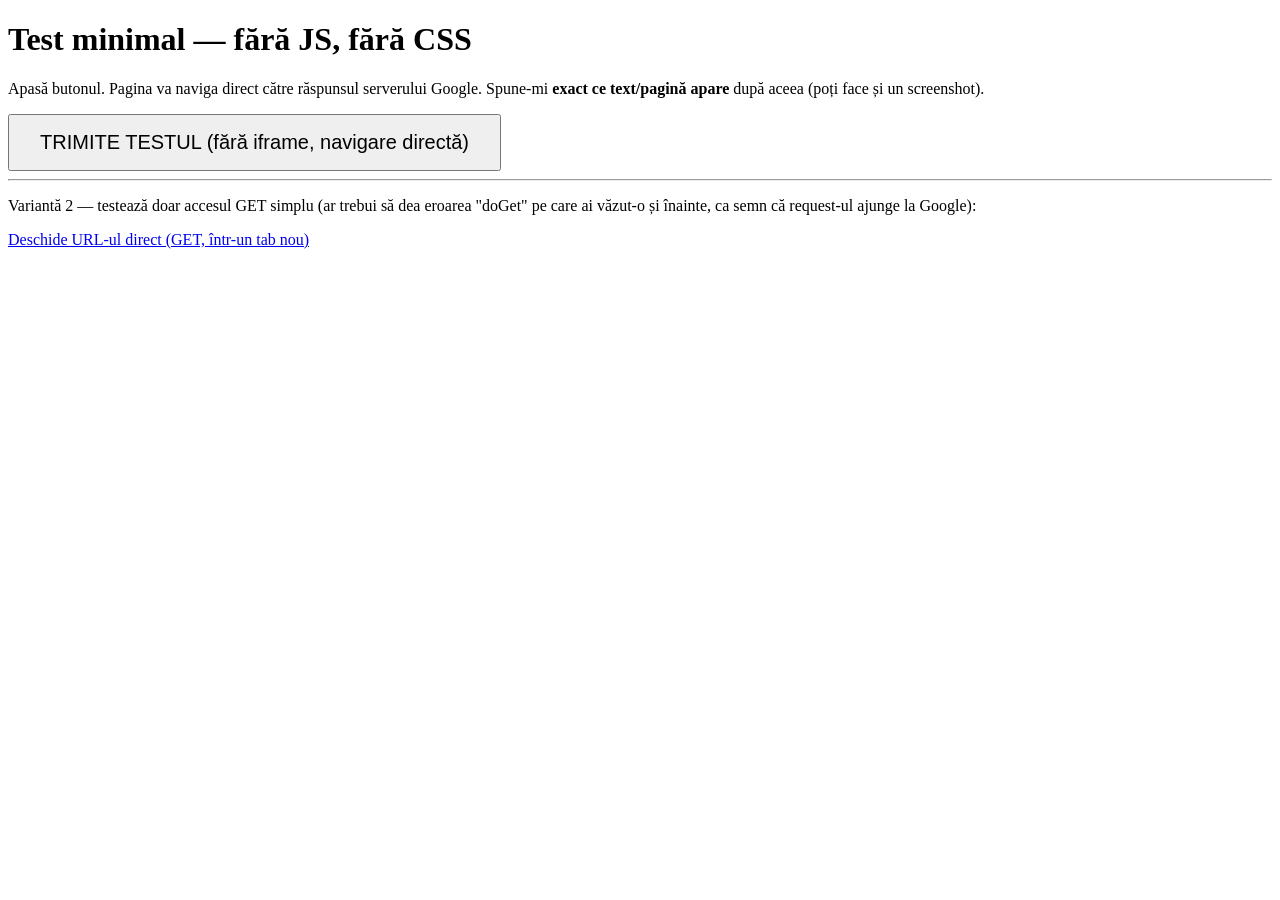
<file: test.html>
<!DOCTYPE html>
<html lang="ro">
<head>
<meta charset="UTF-8">
<title>TEST MINIMAL — diagnostic Apps Script</title>
</head>
<body>

<h1>Test minimal — fără JS, fără CSS</h1>
<p>Apasă butonul. Pagina va naviga direct către răspunsul serverului Google.
Spune-mi <strong>exact ce text/pagină apare</strong> după aceea (poți face și un screenshot).</p>

<form method="POST" action="https://script.google.com/macros/s/AKfycbyPwL6sJRTQuTfp-d-gcquP9ECTFqryzQ1b_HlS6MiZ4ZqqqgBMF4a9suKavZ00UFxK8w/exec">
  <input type="hidden" name="payload" value='{"program":"ACTIV_AI","hp":"","liceu":"TEST LICEU","director":"TEST DIRECTOR","emailLiceu":"asociatia.avapro@gmail.com","contactNume":"Test Diagnostic","contactEmail":"asociatia.avapro@gmail.com","contactTelefon":"0770000000","teachers":[{"nume":"Profesor Test","email":"asociatia.avapro@gmail.com","telefon":"0740000000"}]}'>
  <button type="submit" style="font-size:20px;padding:15px 30px;">TRIMITE TESTUL (fără iframe, navigare directă)</button>
</form>

<hr>

<p>Variantă 2 — testează doar accesul GET simplu (ar trebui să dea eroarea "doGet" pe care ai văzut-o și înainte, ca semn că request-ul ajunge la Google):</p>
<a href="https://script.google.com/macros/s/AKfycbyPwL6sJRTQuTfp-d-gcquP9ECTFqryzQ1b_HlS6MiZ4ZqqqgBMF4a9suKavZ00UFxK8w/exec" target="_blank">
  Deschide URL-ul direct (GET, într-un tab nou)
</a>

</body>
</html>
</file>
<file: avapro.css>
/* ==========================================================================
   AVAPRO — Asociația Avantaj Proiect
   Sistem vizual extins din CELOS CSS (v1.3) + nuanțe verde siglă
   ========================================================================== */

/* --- Google Fonts Import --- */
@import url('https://fonts.googleapis.com/css2?family=Montserrat:wght@400;500;600;700;800;900&family=Lora:ital,wght@0,400;0,600;0,700;1,400;1,600&family=Inter:wght@400;500;600;700;800&display=swap');


/* ==========================================================================
   VARIABILE DE BAZĂ (din CELOS v1.3)
   ========================================================================== */
:root {
    /* --- Culori CELOS --- */
    --color-pearl:        #F8FAFC;
    --color-navy:         #1B2A4A;
    --color-gold:         #C5A021;

    --color-text-dark:    #1f2937;
    --color-text-medium:  #374151;
    --color-text-light:   #4b5563;
    --color-text-white:   #ffffff;
    --color-brand-medium: #3E92CC;
    --color-brand-light:  #eaf2f8;
    --color-border:       #e5e7eb;
    --color-footer-bg:    #212529;
    --color-footer-text:  #bdc3c7;
    --color-footer-link:  #ecf0f1;
    --color-accent-red:   #ef4444;

    /* --- Culori AVAPRO (nuanțe verde din siglă) --- */
    --color-green-primary:  #3D8B37;   /* verde mediu — din spirala siglei */
    --color-green-bright:   #5FAD41;   /* verde strălucitor */
    --color-green-light:    #A8D58C;   /* verde deschis */
    --color-green-dark:     #2A6B24;   /* verde închis */
    --color-green-accent:   #7BC74D;   /* verde lime accent */
    --color-green-bg:       #EDF7E9;   /* fundal verde subtil */
    --color-green-border:   #B8DFB0;   /* bordură verde */

    /* Gradient siglă */
    --gradient-avapro:  linear-gradient(135deg, var(--color-navy) 0%, #1E4D9E 40%, var(--color-green-primary) 100%);
    --gradient-green:   linear-gradient(135deg, var(--color-green-dark) 0%, var(--color-green-bright) 100%);
    --gradient-hero:    linear-gradient(160deg, #0D1E3A 0%, #1B2A4A 50%, #1E4A30 100%);

    /* Umbre & Raze */
    --shadow-card:  0 4px 6px -1px rgba(0,0,0,0.10), 0 2px 4px -1px rgba(0,0,0,0.06);
    --shadow-hover: 0 10px 25px -5px rgba(0,0,0,0.15), 0 4px 10px -3px rgba(0,0,0,0.10);
    --shadow-green: 0 4px 15px rgba(61,139,55,0.25);
    --radius-card:  12px;
    --radius-sm:    8px;
}

/* ==========================================================================
   RESET & BASE
   ========================================================================== */
*, *::before, *::after { box-sizing: border-box; }

html { scroll-behavior: smooth; }

body {
    margin: 0;
    padding: 0;
    background-color: var(--color-pearl);
    color: var(--color-text-dark);
    font-family: 'Inter', sans-serif;
    line-height: 1.6;
    min-height: 100vh;
}

img { max-width: 100%; height: auto; display: block; }

a { text-decoration: none; }

/* ==========================================================================
   TIPOGRAFIE
   ========================================================================== */
h1, .hero-title, .section-title, .tech-title {
    font-family: 'Montserrat', sans-serif;
}
h2, h3, .section-desc, .card-inner-title, .method-title {
    font-family: 'Lora', serif;
}
.hero-subtitle {
    font-family: 'Lora', serif;
    color: var(--color-gold);
}
body, p, li, .nav-links a, .btn, .btn-gold, .btn-pearl, .btn-card,
.card-inner-text, .legal-btn, .investment-list li {
    font-family: 'Inter', sans-serif;
}

/* ==========================================================================
   CONTAINER
   ========================================================================== */
.container-main {
    max-width: 1200px;
    margin: 0 auto;
    width: 100%;
    padding: 0 1.5rem;
}

/* ==========================================================================
   NAVBAR
   ========================================================================== */
.nav-wrapper {
    position: sticky;
    top: 0;
    z-index: 1000;
    padding: 0.75rem 1.5rem;
    background: rgba(248,250,252,0.95);
    backdrop-filter: blur(8px);
    -webkit-backdrop-filter: blur(8px);
    border-bottom: 1px solid var(--color-border);
    box-shadow: 0 2px 10px rgba(0,0,0,0.08);
}

.nav-bar {
    max-width: 1200px;
    margin: 0 auto;
    display: flex;
    justify-content: space-between;
    align-items: center;
    gap: 1rem;
}

.nav-brand {
    display: flex;
    align-items: center;
    gap: 12px;
    text-decoration: none;
    color: var(--color-navy);
    font-weight: 800;
    font-family: 'Montserrat', sans-serif;
}

.nav-brand img { height: 48px; width: auto; object-fit: contain; }

.nav-brand-text { display: flex; flex-direction: column; line-height: 1.1; }
.nav-brand-name { font-size: 1.05rem; font-weight: 800; color: var(--color-navy); letter-spacing: -0.02em; }
.nav-brand-tagline { font-size: 0.65rem; color: var(--color-green-primary); font-weight: 600; letter-spacing: 0.08em; text-transform: uppercase; }

.nav-links {
    display: flex;
    align-items: center;
    gap: 8px;
    flex-wrap: wrap;
}

.nav-links a {
    text-decoration: none;
    color: var(--color-text-medium);
    font-weight: 500;
    font-size: 0.88rem;
    padding: 0.4rem 0.75rem;
    border-radius: 6px;
    transition: all 0.2s;
    white-space: nowrap;
}

.nav-links a:hover, .nav-links a.active {
    color: var(--color-green-primary);
    background: var(--color-green-bg);
    font-weight: 700;
}

.nav-cta {
    background: var(--gradient-green) !important;
    color: white !important;
    padding: 0.5rem 1.2rem !important;
    border-radius: 8px !important;
    font-weight: 700 !important;
    font-size: 0.85rem !important;
    transition: all 0.2s !important;
    box-shadow: var(--shadow-green) !important;
}
.nav-cta:hover {
    transform: translateY(-1px) !important;
    box-shadow: 0 6px 20px rgba(61,139,55,0.35) !important;
    background: var(--color-green-dark) !important;
    color: white !important;
}

.mobile-menu-btn {
    display: none;
    background: none;
    border: 1px solid var(--color-border);
    border-radius: 6px;
    padding: 0.4rem 0.6rem;
    cursor: pointer;
    color: var(--color-navy);
    font-size: 1.3rem;
    transition: all 0.2s;
}
.mobile-menu-btn:hover { background: var(--color-green-bg); }

/* ==========================================================================
   HERO SECTION
   ========================================================================== */
.hero-section {
    background: var(--gradient-hero);
    position: relative;
    overflow: hidden;
    padding: 4.5rem 1.5rem 3.5rem;
}

.hero-section::before {
    content: '';
    position: absolute;
    inset: 0;
    background:
        radial-gradient(ellipse 60% 50% at 80% 50%, rgba(61,139,55,0.18) 0%, transparent 70%),
        radial-gradient(ellipse 40% 60% at 10% 80%, rgba(95,173,65,0.12) 0%, transparent 60%);
    pointer-events: none;
}

.hero-section::after {
    content: '';
    position: absolute;
    bottom: -2px;
    left: 0;
    right: 0;
    height: 60px;
    background: var(--color-pearl);
    clip-path: ellipse(55% 100% at 50% 100%);
}

.hero-inner {
    max-width: 1200px;
    margin: 0 auto;
    display: flex;
    align-items: center;
    gap: 3rem;
    position: relative;
    z-index: 2;
}

.hero-content { flex: 1; }

.hero-logo-wrap {
    flex-shrink: 0;
    width: 260px;
    display: flex;
    flex-direction: column;
    align-items: center;
}

.hero-logo-wrap img {
    width: 220px;
    height: 220px;
    object-fit: contain;
    filter: drop-shadow(0 8px 32px rgba(95,173,65,0.35));
    animation: float 5s ease-in-out infinite;
}

@keyframes float {
    0%, 100% { transform: translateY(0); }
    50% { transform: translateY(-10px); }
}

.hero-badge {
    display: inline-flex;
    align-items: center;
    gap: 0.5rem;
    background: rgba(95,173,65,0.2);
    border: 1px solid rgba(95,173,65,0.4);
    border-radius: 50px;
    padding: 0.35rem 1rem;
    font-size: 0.75rem;
    font-weight: 600;
    color: var(--color-green-accent);
    text-transform: uppercase;
    letter-spacing: 0.1em;
    margin-bottom: 1.25rem;
}

.hero-title {
    font-family: 'Montserrat', sans-serif;
    font-size: 3rem;
    font-weight: 900;
    color: #ffffff;
    line-height: 1.1;
    margin: 0 0 0.5rem 0;
    letter-spacing: -0.02em;
}

.hero-title span { color: var(--color-green-accent); }

.hero-tagline {
    font-family: 'Lora', serif;
    font-style: italic;
    font-size: 1.25rem;
    color: var(--color-gold);
    margin: 0 0 1rem 0;
}

.hero-subtitle {
    font-size: 1rem;
    color: rgba(255,255,255,0.80);
    line-height: 1.7;
    max-width: 560px;
    margin: 0 0 2rem 0;
}

.hero-buttons {
    display: flex;
    gap: 1rem;
    flex-wrap: wrap;
    margin-bottom: 2.5rem;
}

.hero-stats {
    display: flex;
    gap: 2.5rem;
    flex-wrap: wrap;
    border-top: 1px solid rgba(255,255,255,0.12);
    padding-top: 1.75rem;
}

.hero-stat { text-align: left; }
.hero-stat-num {
    font-family: 'Montserrat', sans-serif;
    font-size: 1.9rem;
    color: var(--color-green-accent);
    font-weight: 800;
    line-height: 1;
}
.hero-stat-label {
    font-size: 0.68rem;
    color: rgba(255,255,255,0.60);
    text-transform: uppercase;
    letter-spacing: 0.1em;
    font-weight: 600;
    margin-top: 0.2rem;
}

/* ==========================================================================
   BUTOANE
   ========================================================================== */
.btn, .btn-primary {
    display: inline-flex;
    align-items: center;
    gap: 0.5rem;
    background: var(--gradient-green);
    color: #fff !important;
    border: none;
    border-radius: var(--radius-sm);
    padding: 0.75rem 1.8rem;
    font-family: 'Inter', sans-serif;
    font-weight: 700;
    font-size: 0.95rem;
    cursor: pointer;
    transition: all 0.2s;
    box-shadow: 0 3px 0 var(--color-green-dark), var(--shadow-green);
    text-decoration: none;
}
.btn:hover, .btn-primary:hover {
    transform: translateY(-1px);
    box-shadow: 0 5px 0 var(--color-green-dark), 0 8px 20px rgba(61,139,55,0.3);
}
.btn:active, .btn-primary:active { transform: translateY(2px); box-shadow: 0 1px 0 var(--color-green-dark); }

.btn-outline {
    display: inline-flex;
    align-items: center;
    gap: 0.5rem;
    background: transparent;
    color: white !important;
    border: 2px solid rgba(255,255,255,0.4);
    border-radius: var(--radius-sm);
    padding: 0.73rem 1.8rem;
    font-family: 'Inter', sans-serif;
    font-weight: 600;
    font-size: 0.95rem;
    cursor: pointer;
    transition: all 0.2s;
    text-decoration: none;
}
.btn-outline:hover { background: rgba(255,255,255,0.12); border-color: rgba(255,255,255,0.7); }

.btn-navy {
    display: inline-flex;
    align-items: center;
    gap: 0.5rem;
    background: var(--color-navy);
    color: white !important;
    border: none;
    border-radius: var(--radius-sm);
    padding: 0.7rem 1.6rem;
    font-family: 'Inter', sans-serif;
    font-weight: 700;
    font-size: 0.9rem;
    cursor: pointer;
    transition: all 0.2s;
    box-shadow: 0 3px 0 #051336;
    text-decoration: none;
}
.btn-navy:hover { transform: translateY(-1px); background: #243a62; box-shadow: 0 5px 0 #051336; }

.btn-green-light {
    display: inline-flex;
    align-items: center;
    gap: 0.5rem;
    background: var(--color-green-bg);
    color: var(--color-green-dark) !important;
    border: 2px solid var(--color-green-border);
    border-radius: var(--radius-sm);
    padding: 0.68rem 1.5rem;
    font-family: 'Inter', sans-serif;
    font-weight: 700;
    font-size: 0.9rem;
    cursor: pointer;
    transition: all 0.2s;
    text-decoration: none;
}
.btn-green-light:hover { background: var(--color-green-light); border-color: var(--color-green-primary); }

.btn-card {
    display: inline-flex;
    align-items: center;
    gap: 0.4rem;
    background: var(--color-navy);
    color: white !important;
    border: none;
    border-radius: 6px;
    padding: 0.5rem 1.1rem;
    font-family: 'Inter', sans-serif;
    font-weight: 600;
    font-size: 0.83rem;
    cursor: pointer;
    transition: all 0.2s;
    text-decoration: none;
    margin-top: auto;
    align-self: flex-start;
}
.btn-card:hover { background: var(--color-green-primary); transform: translateY(-1px); }

/* ==========================================================================
   SECȚIUNI & CARDURI
   ========================================================================== */
.section {
    padding: 4rem 1.5rem;
}
.section-alt { background: var(--color-green-bg); }
.section-dark { background: var(--gradient-hero); }
.section-navy { background: var(--color-navy); }

.section-label {
    display: inline-flex;
    align-items: center;
    gap: 0.5rem;
    background: var(--color-green-bg);
    color: var(--color-green-dark);
    border: 1px solid var(--color-green-border);
    border-radius: 50px;
    padding: 0.3rem 0.9rem;
    font-size: 0.72rem;
    font-weight: 700;
    text-transform: uppercase;
    letter-spacing: 0.1em;
    margin-bottom: 0.75rem;
}
.section-label.navy {
    background: var(--color-brand-light);
    color: var(--color-navy);
    border-color: #c3d4e8;
}

.section-title {
    font-family: 'Montserrat', sans-serif;
    font-size: 2rem;
    font-weight: 800;
    color: var(--color-navy);
    margin: 0 0 0.75rem 0;
    line-height: 1.2;
    letter-spacing: -0.02em;
}
.section-title.white { color: #fff; }
.section-title.center { text-align: center; }

.section-desc {
    font-size: 1rem;
    color: var(--color-text-light);
    line-height: 1.7;
    max-width: 680px;
    margin: 0 0 2.5rem 0;
}
.section-desc.center { text-align: center; margin-left: auto; margin-right: auto; }
.section-desc.white { color: rgba(255,255,255,0.75); }

.section-header-center {
    text-align: center;
    margin-bottom: 3rem;
}

/* Linie decorativă sub titlu */
.title-underline {
    width: 56px;
    height: 4px;
    background: var(--gradient-green);
    border-radius: 4px;
    margin: 0.75rem auto 0;
}
.title-underline.left { margin-left: 0; }

/* Content Card (generic) */
.content-card {
    background: #fff;
    border-radius: var(--radius-card);
    box-shadow: var(--shadow-card);
    padding: 2rem;
    margin-bottom: 1.5rem;
    overflow: hidden;
}

/* ==========================================================================
   MISION / VIZIUNE SPLIT
   ========================================================================== */
.split-grid {
    display: grid;
    grid-template-columns: 1fr 1fr;
    gap: 2rem;
    align-items: stretch;
}

.mission-card {
    background: #fff;
    border-radius: var(--radius-card);
    box-shadow: var(--shadow-card);
    padding: 2.5rem;
    border-top: 5px solid var(--color-navy);
    position: relative;
    overflow: hidden;
}
.mission-card.green { border-top-color: var(--color-green-primary); }

.mission-card::before {
    content: '';
    position: absolute;
    top: -30px;
    right: -30px;
    width: 120px;
    height: 120px;
    border-radius: 50%;
    background: var(--color-green-bg);
    opacity: 0.6;
}

.mission-icon {
    font-size: 2.5rem;
    margin-bottom: 1rem;
}
.mission-card h3 {
    font-family: 'Montserrat', sans-serif;
    font-size: 1.4rem;
    font-weight: 800;
    color: var(--color-navy);
    margin: 0 0 1rem 0;
}
.mission-card p {
    color: var(--color-text-medium);
    line-height: 1.75;
    font-size: 0.97rem;
    margin: 0;
}

/* ==========================================================================
   VALORI AVAPRO
   ========================================================================== */
.values-grid {
    display: grid;
    grid-template-columns: repeat(3, 1fr);
    gap: 1.5rem;
}

.value-card {
    background: #fff;
    border-radius: var(--radius-card);
    box-shadow: var(--shadow-card);
    padding: 1.75rem;
    border-left: 4px solid var(--color-green-primary);
    transition: all 0.3s;
    position: relative;
    overflow: hidden;
}
.value-card:hover {
    transform: translateY(-4px);
    box-shadow: var(--shadow-hover);
    border-left-color: var(--color-green-bright);
}
.value-card::after {
    content: '';
    position: absolute;
    bottom: 0;
    right: 0;
    width: 80px;
    height: 80px;
    background: radial-gradient(circle, var(--color-green-bg) 0%, transparent 70%);
}

.value-letter {
    display: inline-flex;
    align-items: center;
    justify-content: center;
    width: 48px;
    height: 48px;
    background: var(--gradient-green);
    color: white;
    font-family: 'Montserrat', sans-serif;
    font-size: 1.5rem;
    font-weight: 900;
    border-radius: 12px;
    margin-bottom: 1rem;
    flex-shrink: 0;
    box-shadow: var(--shadow-green);
}

.value-card h4 {
    font-family: 'Montserrat', sans-serif;
    font-size: 1.05rem;
    font-weight: 700;
    color: var(--color-navy);
    margin: 0 0 0.5rem 0;
}
.value-card p {
    font-size: 0.88rem;
    color: var(--color-text-light);
    line-height: 1.65;
    margin: 0;
}

/* ==========================================================================
   SCOP — 3 DIRECȚII
   ========================================================================== */
.scope-grid {
    display: grid;
    grid-template-columns: repeat(3, 1fr);
    gap: 2rem;
}

.scope-card {
    background: #fff;
    border-radius: var(--radius-card);
    box-shadow: var(--shadow-card);
    overflow: hidden;
    display: flex;
    flex-direction: column;
    transition: all 0.3s;
}
.scope-card:hover { transform: translateY(-5px); box-shadow: var(--shadow-hover); }

.scope-card-img {
    height: 200px;
    overflow: hidden;
    position: relative;
}
.scope-card-img img {
    width: 100%;
    height: 100%;
    object-fit: cover;
    transition: transform 0.5s;
}
.scope-card:hover .scope-card-img img { transform: scale(1.06); }

.scope-card-img-overlay {
    position: absolute;
    inset: 0;
    background: linear-gradient(to top, rgba(27,42,74,0.7) 0%, transparent 60%);
}

.scope-card-body {
    padding: 1.75rem;
    flex: 1;
    display: flex;
    flex-direction: column;
}

.scope-number {
    display: inline-flex;
    align-items: center;
    justify-content: center;
    width: 36px;
    height: 36px;
    background: var(--color-green-bg);
    color: var(--color-green-dark);
    font-family: 'Montserrat', sans-serif;
    font-size: 0.9rem;
    font-weight: 800;
    border-radius: 8px;
    border: 2px solid var(--color-green-border);
    margin-bottom: 0.75rem;
}

.scope-card h3 {
    font-family: 'Montserrat', sans-serif;
    font-size: 1.15rem;
    font-weight: 800;
    color: var(--color-navy);
    margin: 0 0 0.75rem 0;
}
.scope-card p {
    font-size: 0.9rem;
    color: var(--color-text-light);
    line-height: 1.7;
    margin: 0 0 1.25rem 0;
    flex: 1;
}

/* ==========================================================================
   OBIECTIVE — GRID 2x2 + 1
   ========================================================================== */
.objectives-grid {
    display: grid;
    grid-template-columns: repeat(2, 1fr);
    gap: 1.5rem;
}

.obj-card {
    background: #fff;
    border-radius: var(--radius-card);
    box-shadow: var(--shadow-card);
    padding: 1.75rem;
    display: flex;
    gap: 1.25rem;
    align-items: flex-start;
    border-bottom: 3px solid var(--color-green-light);
    transition: all 0.25s;
}
.obj-card:hover { border-bottom-color: var(--color-green-primary); transform: translateY(-3px); box-shadow: var(--shadow-hover); }

.obj-icon {
    font-size: 2rem;
    flex-shrink: 0;
    width: 56px;
    height: 56px;
    background: var(--color-green-bg);
    border-radius: 12px;
    display: flex;
    align-items: center;
    justify-content: center;
    border: 1px solid var(--color-green-border);
}

.obj-card h4 {
    font-family: 'Montserrat', sans-serif;
    font-size: 1rem;
    font-weight: 700;
    color: var(--color-navy);
    margin: 0 0 0.4rem 0;
}
.obj-card p {
    font-size: 0.88rem;
    color: var(--color-text-light);
    line-height: 1.65;
    margin: 0;
}

/* ==========================================================================
   ACTIVITĂȚI
   ========================================================================== */
.activities-grid {
    display: grid;
    grid-template-columns: repeat(3, 1fr);
    gap: 1.5rem;
}

.activity-card {
    background: #fff;
    border-radius: var(--radius-card);
    box-shadow: var(--shadow-card);
    overflow: hidden;
    display: flex;
    flex-direction: column;
    transition: all 0.3s;
}
.activity-card:hover { transform: translateY(-5px); box-shadow: var(--shadow-hover); }

.activity-card-img {
    height: 180px;
    overflow: hidden;
    position: relative;
}
.activity-card-img img {
    width: 100%;
    height: 100%;
    object-fit: cover;
    transition: transform 0.5s;
}
.activity-card:hover .activity-card-img img { transform: scale(1.08); }

.activity-tag {
    position: absolute;
    top: 12px;
    left: 12px;
    background: var(--gradient-green);
    color: white;
    font-size: 0.68rem;
    font-weight: 700;
    padding: 0.25rem 0.7rem;
    border-radius: 50px;
    text-transform: uppercase;
    letter-spacing: 0.06em;
}

.activity-card-body {
    padding: 1.4rem;
    flex: 1;
    display: flex;
    flex-direction: column;
}
.activity-card h4 {
    font-family: 'Montserrat', sans-serif;
    font-size: 1rem;
    font-weight: 700;
    color: var(--color-navy);
    margin: 0 0 0.6rem 0;
}
.activity-card p {
    font-size: 0.87rem;
    color: var(--color-text-light);
    line-height: 1.65;
    margin: 0 0 1rem 0;
    flex: 1;
}

/* ==========================================================================
   DOMENII TEMATICE — TAGS
   ========================================================================== */
.domains-flex {
    display: flex;
    flex-wrap: wrap;
    gap: 0.75rem;
    justify-content: center;
}

.domain-tag {
    display: inline-flex;
    align-items: center;
    gap: 0.5rem;
    padding: 0.55rem 1.1rem;
    border-radius: 50px;
    font-size: 0.87rem;
    font-weight: 600;
    transition: all 0.2s;
    cursor: default;
    border: 2px solid transparent;
}
.domain-tag.navy {
    background: var(--color-brand-light);
    color: var(--color-navy);
    border-color: #c3d4e8;
}
.domain-tag.navy:hover { background: var(--color-navy); color: white; border-color: var(--color-navy); }

.domain-tag.green {
    background: var(--color-green-bg);
    color: var(--color-green-dark);
    border-color: var(--color-green-border);
}
.domain-tag.green:hover { background: var(--color-green-primary); color: white; border-color: var(--color-green-primary); }

.domain-tag .tag-icon { font-size: 1rem; }

/* ==========================================================================
   PROGRAME SPECIALE
   ========================================================================== */
.programs-grid {
    display: grid;
    grid-template-columns: repeat(2, 1fr);
    gap: 2rem;
}

.program-card {
    background: #fff;
    border-radius: var(--radius-card);
    box-shadow: var(--shadow-card);
    overflow: hidden;
    display: grid;
    grid-template-columns: 200px 1fr;
    transition: all 0.3s;
}
.program-card:hover { transform: translateY(-4px); box-shadow: var(--shadow-hover); }

.program-card-img {
    overflow: hidden;
}
.program-card-img img {
    width: 100%;
    height: 100%;
    object-fit: cover;
    transition: transform 0.5s;
}
.program-card:hover .program-card-img img { transform: scale(1.08); }

.program-card-body {
    padding: 1.5rem;
    display: flex;
    flex-direction: column;
}

.program-badge {
    display: inline-block;
    background: var(--color-green-bg);
    color: var(--color-green-dark);
    font-size: 0.68rem;
    font-weight: 700;
    padding: 0.2rem 0.65rem;
    border-radius: 50px;
    border: 1px solid var(--color-green-border);
    text-transform: uppercase;
    letter-spacing: 0.07em;
    margin-bottom: 0.6rem;
    align-self: flex-start;
}

.program-card h4 {
    font-family: 'Montserrat', sans-serif;
    font-size: 1.05rem;
    font-weight: 800;
    color: var(--color-navy);
    margin: 0 0 0.5rem 0;
}
.program-card p {
    font-size: 0.87rem;
    color: var(--color-text-light);
    line-height: 1.65;
    margin: 0 0 1rem 0;
    flex: 1;
}

.program-list {
    list-style: none;
    padding: 0;
    margin: 0 0 1rem 0;
}
.program-list li {
    font-size: 0.83rem;
    color: var(--color-text-medium);
    padding: 0.25rem 0 0.25rem 1.3rem;
    position: relative;
}
.program-list li::before {
    content: '✓';
    position: absolute;
    left: 0;
    color: var(--color-green-primary);
    font-weight: 700;
}

/* ==========================================================================
   PARTENERIATE / COLABORĂRI
   ========================================================================== */
.partners-strip {
    background: #fff;
    border-radius: var(--radius-card);
    box-shadow: var(--shadow-card);
    padding: 2.5rem;
    text-align: center;
    margin-bottom: 2rem;
}

.partners-categories {
    display: grid;
    grid-template-columns: repeat(4, 1fr);
    gap: 1.5rem;
    margin-top: 2rem;
}

.partner-cat {
    background: var(--color-green-bg);
    border: 1px solid var(--color-green-border);
    border-radius: var(--radius-card);
    padding: 1.5rem;
    text-align: center;
    transition: all 0.25s;
}
.partner-cat:hover { background: var(--color-green-light); transform: translateY(-3px); box-shadow: var(--shadow-green); }

.partner-cat-icon { font-size: 2rem; margin-bottom: 0.75rem; }
.partner-cat h4 {
    font-family: 'Montserrat', sans-serif;
    font-size: 0.92rem;
    font-weight: 700;
    color: var(--color-navy);
    margin: 0 0 0.4rem 0;
}
.partner-cat p { font-size: 0.82rem; color: var(--color-text-light); margin: 0; }

/* ==========================================================================
   MEMBERSHIP / ALĂTURĂ-TE
   ========================================================================== */
.membership-grid {
    display: grid;
    grid-template-columns: repeat(3, 1fr);
    gap: 2rem;
}

.member-card {
    background: #fff;
    border-radius: var(--radius-card);
    box-shadow: var(--shadow-card);
    padding: 2rem;
    display: flex;
    flex-direction: column;
    border-top: 4px solid var(--color-border);
    transition: all 0.3s;
    position: relative;
    overflow: hidden;
}
.member-card.featured {
    border-top-color: var(--color-green-primary);
    transform: scale(1.03);
    box-shadow: var(--shadow-hover);
}
.member-card.featured::before {
    content: 'Recomandat';
    position: absolute;
    top: 16px;
    right: -28px;
    background: var(--gradient-green);
    color: white;
    font-size: 0.68rem;
    font-weight: 700;
    padding: 0.25rem 2.5rem;
    transform: rotate(45deg);
    letter-spacing: 0.05em;
    text-transform: uppercase;
}

.member-card:hover:not(.featured) { transform: translateY(-4px); box-shadow: var(--shadow-hover); border-top-color: var(--color-green-light); }

.member-icon { font-size: 2.5rem; margin-bottom: 1rem; }
.member-card h3 {
    font-family: 'Montserrat', sans-serif;
    font-size: 1.2rem;
    font-weight: 800;
    color: var(--color-navy);
    margin: 0 0 0.5rem 0;
}
.member-card .member-desc {
    font-size: 0.9rem;
    color: var(--color-text-light);
    line-height: 1.6;
    margin: 0 0 1.25rem 0;
    flex: 1;
}

.member-benefits {
    list-style: none;
    padding: 0;
    margin: 0 0 1.5rem 0;
    border-top: 1px solid var(--color-border);
    padding-top: 1rem;
}
.member-benefits li {
    font-size: 0.87rem;
    color: var(--color-text-medium);
    padding: 0.3rem 0 0.3rem 1.5rem;
    position: relative;
}
.member-benefits li::before {
    content: '●';
    position: absolute;
    left: 0;
    color: var(--color-green-primary);
    font-size: 0.6rem;
    top: 0.5rem;
}

/* ==========================================================================
   STATISTICI / IMPACT
   ========================================================================== */
.impact-grid {
    display: grid;
    grid-template-columns: repeat(4, 1fr);
    gap: 1.5rem;
}

.impact-card {
    background: rgba(255,255,255,0.1);
    border: 1px solid rgba(255,255,255,0.15);
    border-radius: var(--radius-card);
    padding: 1.75rem;
    text-align: center;
    backdrop-filter: blur(4px);
    transition: all 0.3s;
}
.impact-card:hover { background: rgba(255,255,255,0.18); transform: translateY(-3px); }

.impact-num {
    font-family: 'Montserrat', sans-serif;
    font-size: 2.5rem;
    font-weight: 900;
    color: var(--color-green-accent);
    line-height: 1;
    margin-bottom: 0.4rem;
}
.impact-label {
    font-size: 0.82rem;
    color: rgba(255,255,255,0.70);
    font-weight: 500;
    line-height: 1.4;
}
.impact-icon { font-size: 1.75rem; margin-bottom: 0.75rem; }

/* ==========================================================================
   MOTTO / QUOTE BOX
   ========================================================================== */
.quote-box {
    background: var(--gradient-avapro);
    border-radius: var(--radius-card);
    padding: 3rem 2.5rem;
    text-align: center;
    position: relative;
    overflow: hidden;
    margin-bottom: 2rem;
}
.quote-box::before {
    content: '"';
    position: absolute;
    top: -20px;
    left: 20px;
    font-size: 12rem;
    font-family: 'Lora', serif;
    color: rgba(255,255,255,0.06);
    line-height: 1;
    pointer-events: none;
}
.quote-text {
    font-family: 'Lora', serif;
    font-style: italic;
    font-size: 1.4rem;
    color: white;
    line-height: 1.65;
    margin: 0 0 1rem 0;
    max-width: 760px;
    margin-left: auto;
    margin-right: auto;
    position: relative;
    z-index: 1;
}
.quote-author {
    font-size: 0.85rem;
    color: var(--color-green-accent);
    font-weight: 700;
    text-transform: uppercase;
    letter-spacing: 0.12em;
    position: relative;
    z-index: 1;
}

/* ==========================================================================
   CONTACT CTA
   ========================================================================== */
.contact-section {
    background: var(--gradient-hero);
    padding: 4rem 1.5rem;
    text-align: center;
    position: relative;
    overflow: hidden;
}
.contact-section::before {
    content: '';
    position: absolute;
    inset: 0;
    background: radial-gradient(ellipse 60% 70% at 50% 50%, rgba(61,139,55,0.15) 0%, transparent 70%);
    pointer-events: none;
}

.contact-grid {
    display: grid;
    grid-template-columns: repeat(3, 1fr);
    gap: 1.5rem;
    margin-top: 2.5rem;
    position: relative;
    z-index: 1;
}

.contact-item {
    background: rgba(255,255,255,0.08);
    border: 1px solid rgba(255,255,255,0.12);
    border-radius: var(--radius-card);
    padding: 1.75rem;
    text-align: center;
    transition: all 0.3s;
}
.contact-item:hover { background: rgba(255,255,255,0.14); transform: translateY(-3px); }

.contact-item-icon { font-size: 2rem; margin-bottom: 0.75rem; }
.contact-item h4 {
    font-family: 'Montserrat', sans-serif;
    font-size: 0.85rem;
    font-weight: 700;
    color: rgba(255,255,255,0.6);
    text-transform: uppercase;
    letter-spacing: 0.08em;
    margin: 0 0 0.35rem 0;
}
.contact-item p, .contact-item a {
    font-size: 1rem;
    color: #fff;
    font-weight: 600;
    margin: 0;
    text-decoration: none;
}
.contact-item a:hover { color: var(--color-green-accent); }

/* ==========================================================================
   FOOTER
   ========================================================================== */
.site-footer {
    background: var(--color-footer-bg);
    color: var(--color-footer-text);
    padding: 3.5rem 1.5rem 1.5rem;
}

.footer-inner {
    max-width: 1200px;
    margin: 0 auto;
}

.footer-grid {
    display: grid;
    grid-template-columns: 2fr 1fr 1fr 1fr;
    gap: 3rem;
    padding-bottom: 2.5rem;
    border-bottom: 1px solid rgba(255,255,255,0.1);
    margin-bottom: 1.5rem;
}

.footer-brand img { height: 60px; margin-bottom: 1rem; filter: brightness(1.1); }
.footer-brand p { font-size: 0.87rem; line-height: 1.65; color: var(--color-footer-text); max-width: 280px; }

.footer-col h5 {
    font-family: 'Montserrat', sans-serif;
    font-size: 0.8rem;
    font-weight: 800;
    color: rgba(255,255,255,0.5);
    text-transform: uppercase;
    letter-spacing: 0.12em;
    margin: 0 0 1rem 0;
}

.footer-links { list-style: none; padding: 0; margin: 0; }
.footer-links li { margin-bottom: 0.6rem; }
.footer-links a {
    color: var(--color-footer-text);
    text-decoration: none;
    font-size: 0.9rem;
    transition: color 0.2s;
}
.footer-links a:hover { color: var(--color-green-accent); }

.footer-legal {
    display: flex;
    justify-content: space-between;
    align-items: center;
    flex-wrap: wrap;
    gap: 0.75rem;
}
.footer-legal p { font-size: 0.8rem; color: rgba(255,255,255,0.35); margin: 0; }
.footer-legal span { font-size: 0.78rem; color: rgba(255,255,255,0.25); }

.footer-green-strip {
    height: 4px;
    background: var(--gradient-green);
    border-radius: 0 0 4px 4px;
    margin-top: 0;
}

/* ==========================================================================
   BADGE ONG / INFO BAND
   ========================================================================== */
.info-band {
    background: var(--color-navy);
    padding: 0.85rem 1.5rem;
    text-align: center;
}
.info-band p {
    margin: 0;
    font-size: 0.8rem;
    color: rgba(255,255,255,0.55);
}
.info-band span { color: var(--color-green-accent); font-weight: 600; }

/* ==========================================================================
   SCROLL REVEAL ANIMATIONS
   ========================================================================== */
.reveal {
    opacity: 0;
    transform: translateY(20px);
    transition: opacity 0.6s ease, transform 0.6s ease;
}
.reveal.visible {
    opacity: 1;
    transform: translateY(0);
}
.reveal-delay-1 { transition-delay: 0.1s; }
.reveal-delay-2 { transition-delay: 0.2s; }
.reveal-delay-3 { transition-delay: 0.3s; }
.reveal-delay-4 { transition-delay: 0.4s; }

/* ==========================================================================
   LISTA OFERTĂ
   ========================================================================== */
.lista-oferta {
    list-style: none;
    padding-left: 0;
}
.lista-oferta li {
    position: relative;
    padding-left: 1.8rem;
    margin-bottom: 0.6rem;
    font-size: 0.92rem;
    color: var(--color-text-medium);
}
.lista-oferta li::before {
    content: "✓";
    position: absolute;
    left: 0;
    color: var(--color-green-primary);
    font-weight: 700;
}

/* ==========================================================================
   RESPONSIVE — 1024px
   ========================================================================== */
@media (max-width: 1024px) {
    .footer-grid { grid-template-columns: 2fr 1fr 1fr; }
    .footer-grid .footer-brand { grid-column: 1 / -1; }
    .partners-categories { grid-template-columns: repeat(2, 1fr); }
    .impact-grid { grid-template-columns: repeat(2, 1fr); }
    .programs-grid { grid-template-columns: 1fr; }
    .program-card { grid-template-columns: 180px 1fr; }
}

/* ==========================================================================
   RESPONSIVE — 768px
   ========================================================================== */
@media (max-width: 768px) {
    .nav-links {
        display: none;
        flex-direction: column;
        position: absolute;
        top: 100%;
        left: 0;
        right: 0;
        background: rgba(248,250,252,0.98);
        backdrop-filter: blur(10px);
        padding: 1rem 1.5rem;
        border-top: 1px solid var(--color-border);
        box-shadow: 0 8px 20px rgba(0,0,0,0.1);
        z-index: 999;
    }
    .nav-links.open { display: flex; }
    .mobile-menu-btn { display: block; }

    .hero-inner { flex-direction: column-reverse; gap: 2rem; }
    .hero-logo-wrap { width: 100%; }
    .hero-logo-wrap img { width: 160px; height: 160px; margin: 0 auto; }
    .hero-title { font-size: 2rem; }
    .hero-stats { gap: 1.5rem; }

    .split-grid { grid-template-columns: 1fr; }
    .values-grid { grid-template-columns: repeat(2, 1fr); }
    .scope-grid { grid-template-columns: 1fr; }
    .activities-grid { grid-template-columns: repeat(2, 1fr); }
    .objectives-grid { grid-template-columns: 1fr; }
    .membership-grid { grid-template-columns: 1fr; }
    .member-card.featured { transform: scale(1); }
    .programs-grid { grid-template-columns: 1fr; }
    .program-card { grid-template-columns: 1fr; }
    .program-card-img { height: 180px; }
    .contact-grid { grid-template-columns: 1fr; }
    .footer-grid { grid-template-columns: 1fr 1fr; }
    .footer-brand { grid-column: 1 / -1; }
    .section-title { font-size: 1.65rem; }
    .hero-buttons { flex-direction: column; align-items: flex-start; }
}

/* ==========================================================================
   RESPONSIVE — 480px
   ========================================================================== */
@media (max-width: 480px) {
    .hero-title { font-size: 1.6rem; }
    .hero-tagline { font-size: 1rem; }
    .section { padding: 2.5rem 1rem; }
    .values-grid { grid-template-columns: 1fr; }
    .activities-grid { grid-template-columns: 1fr; }
    .impact-grid { grid-template-columns: repeat(2, 1fr); }
    .footer-grid { grid-template-columns: 1fr; }
    .partners-categories { grid-template-columns: 1fr 1fr; }
    .quote-text { font-size: 1.1rem; }
    .section-title { font-size: 1.4rem; }
    .footer-legal { flex-direction: column; text-align: center; }
    .hero-buttons .btn, .hero-buttons .btn-outline { width: 100%; justify-content: center; }
}
</file>
